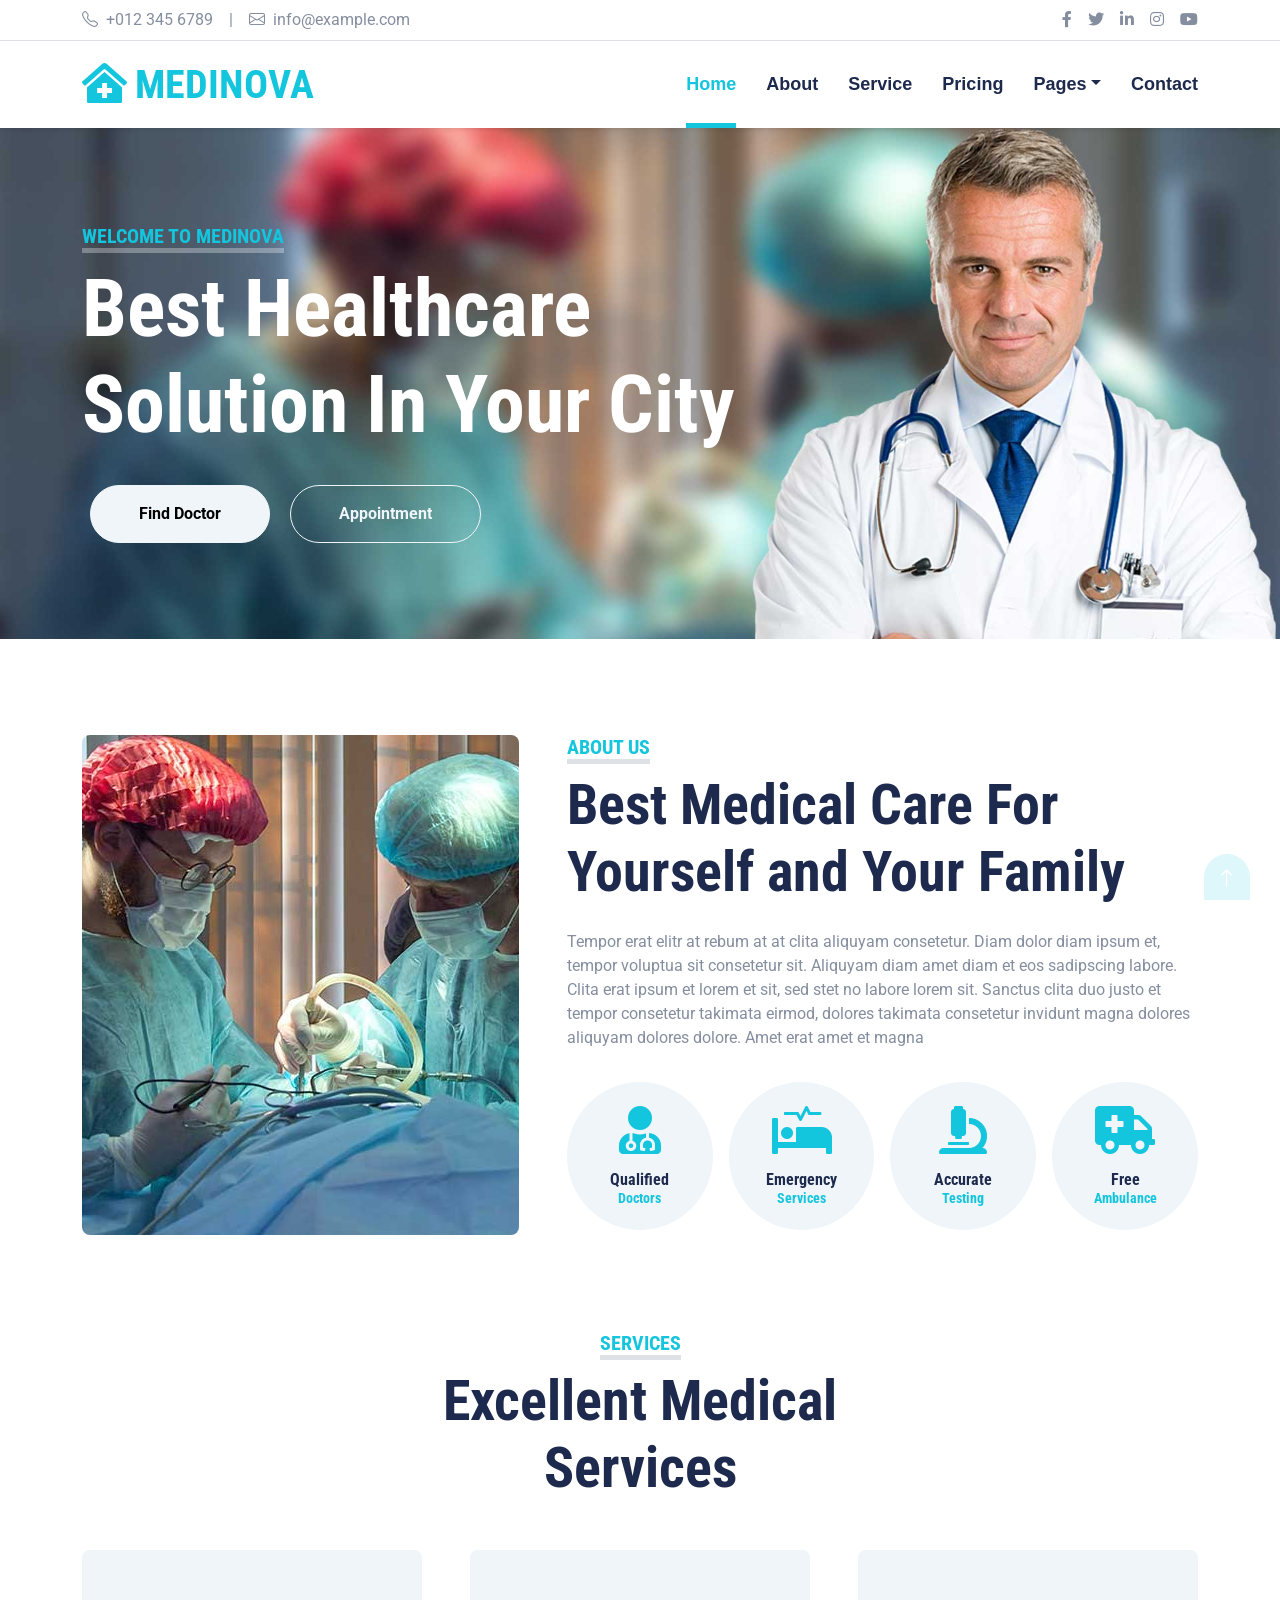
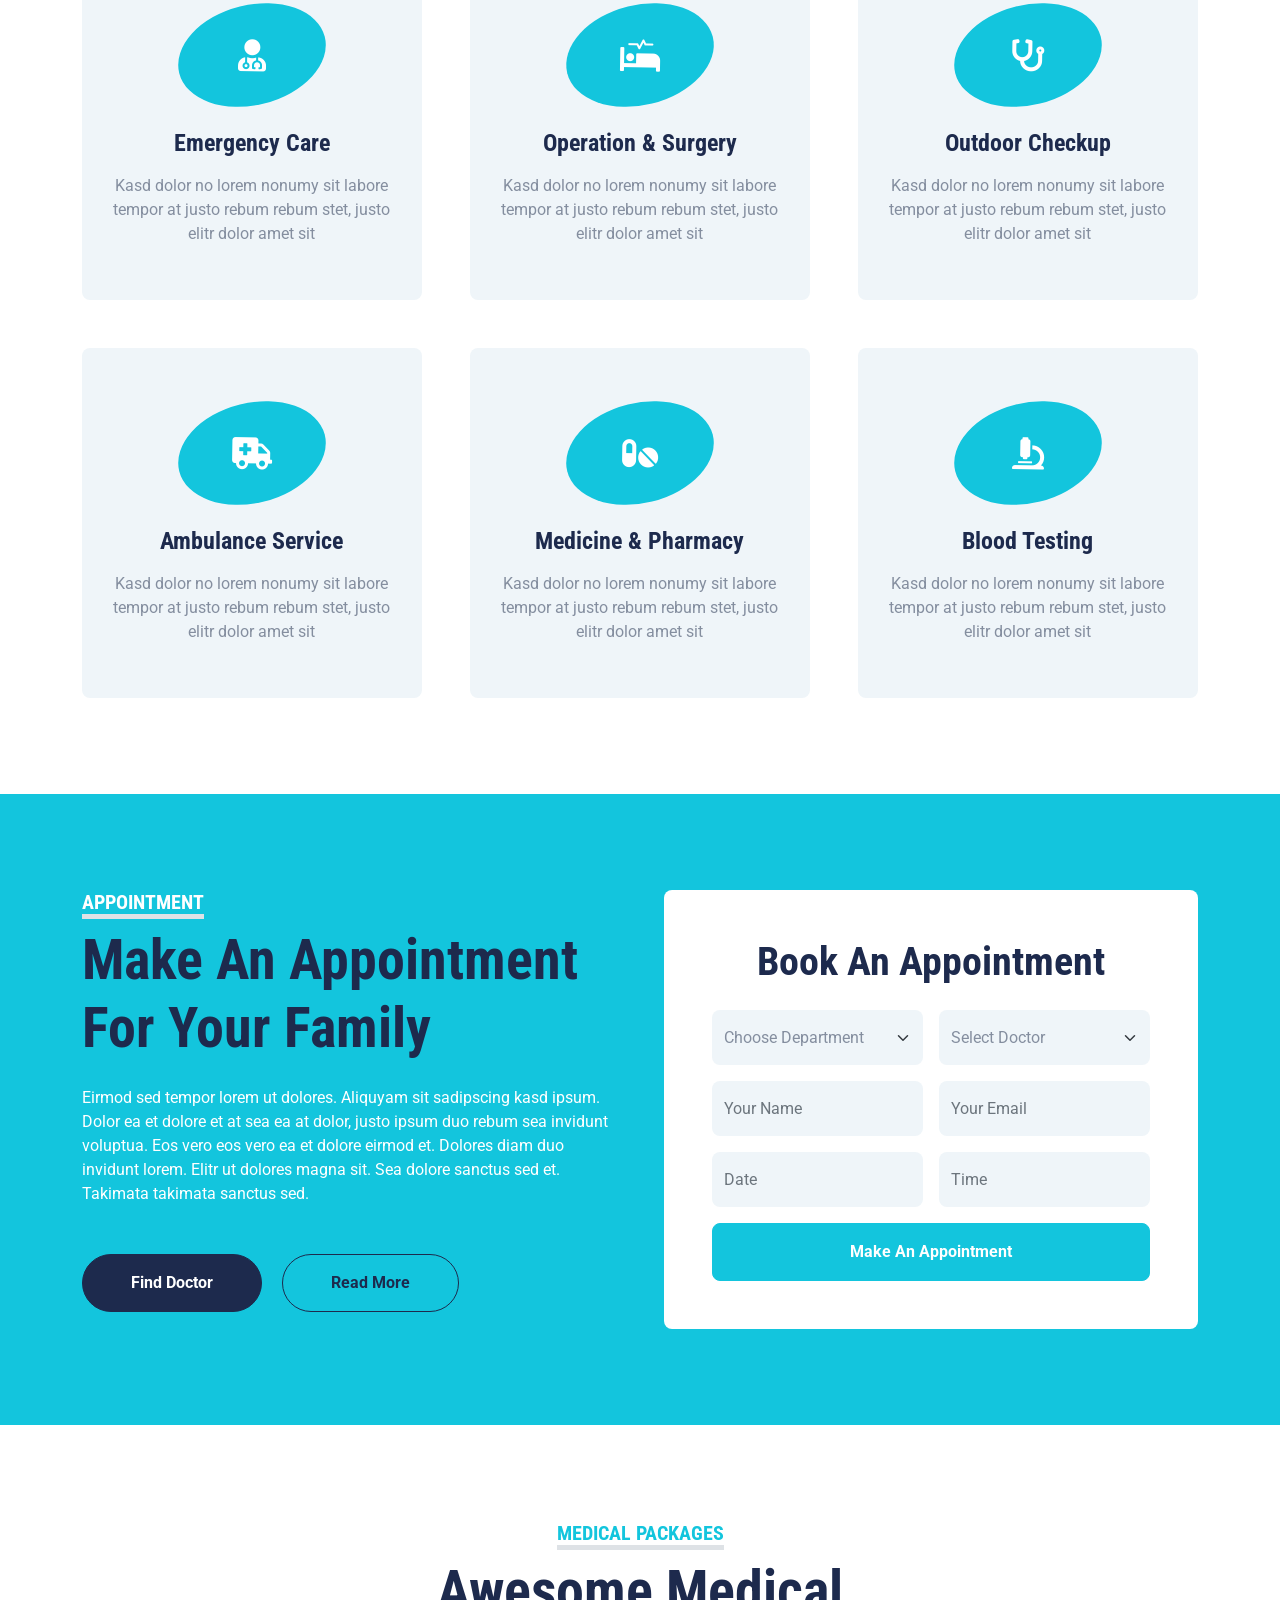
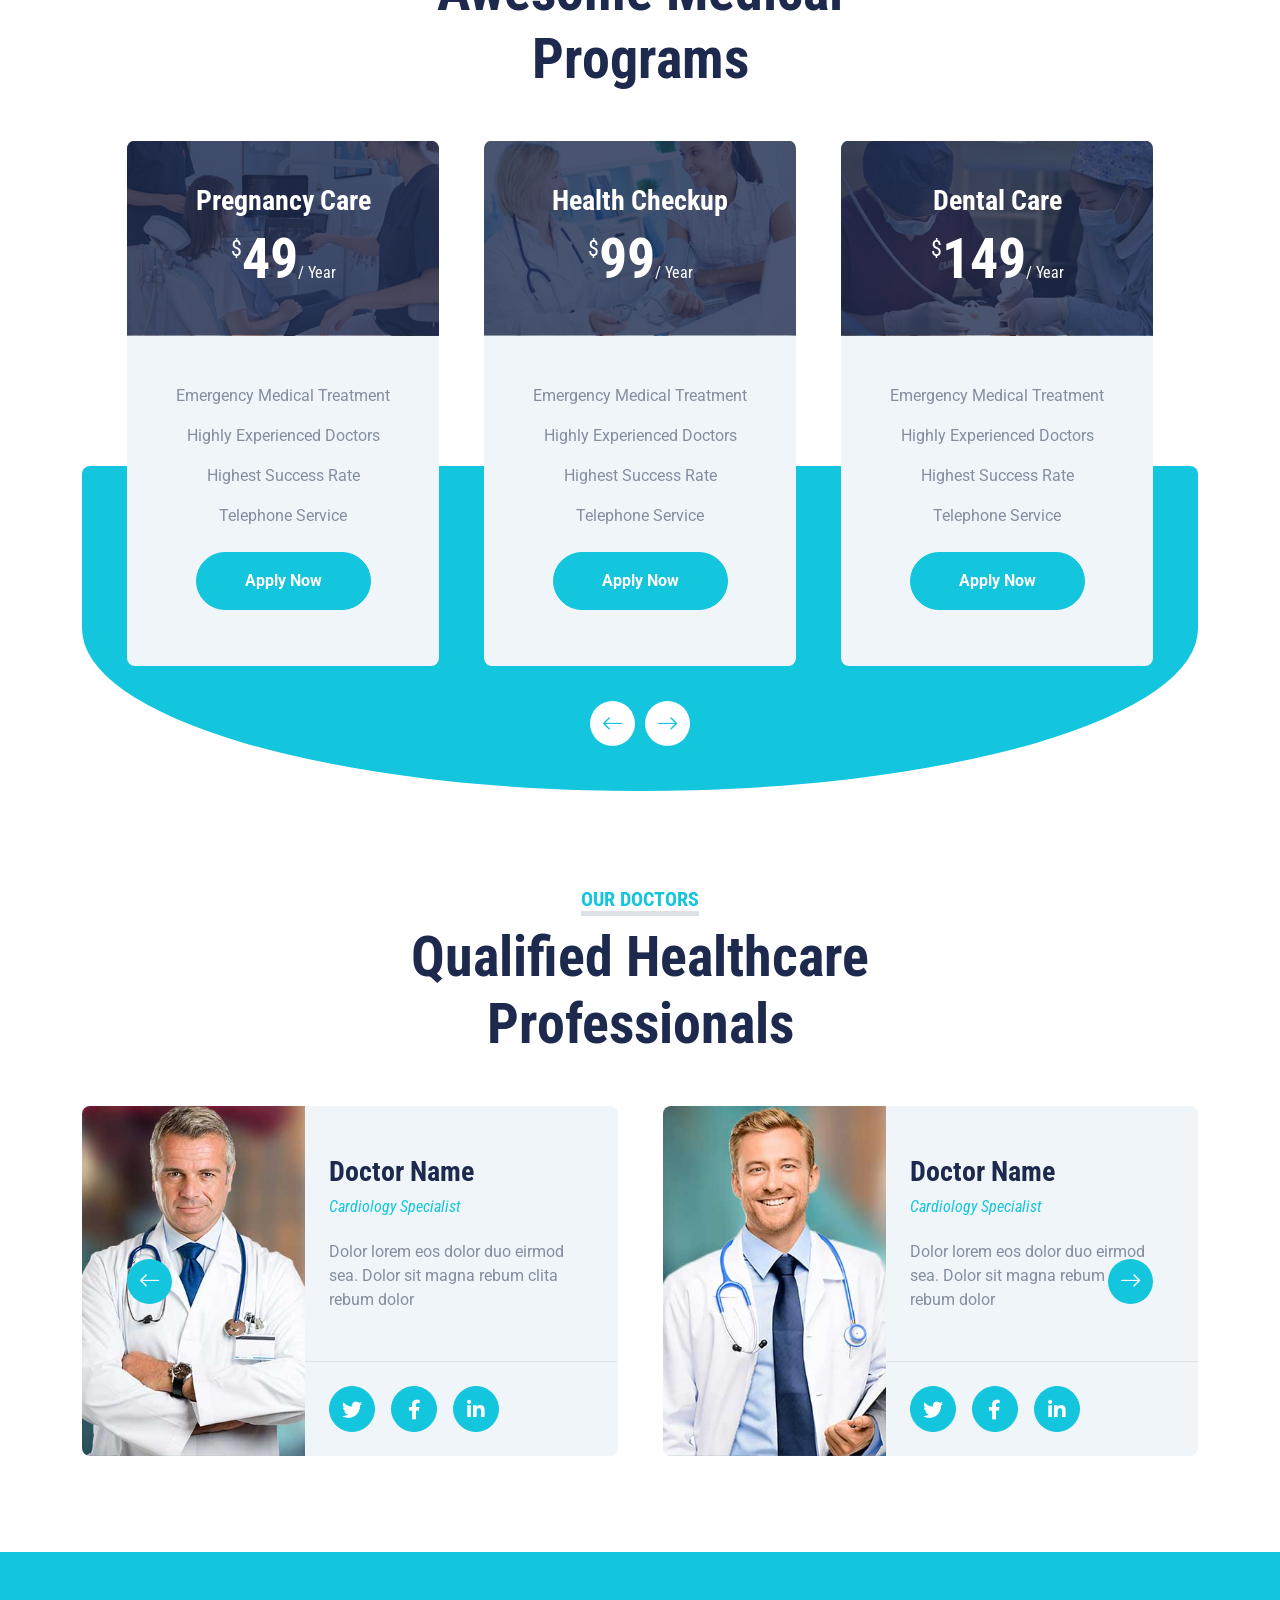
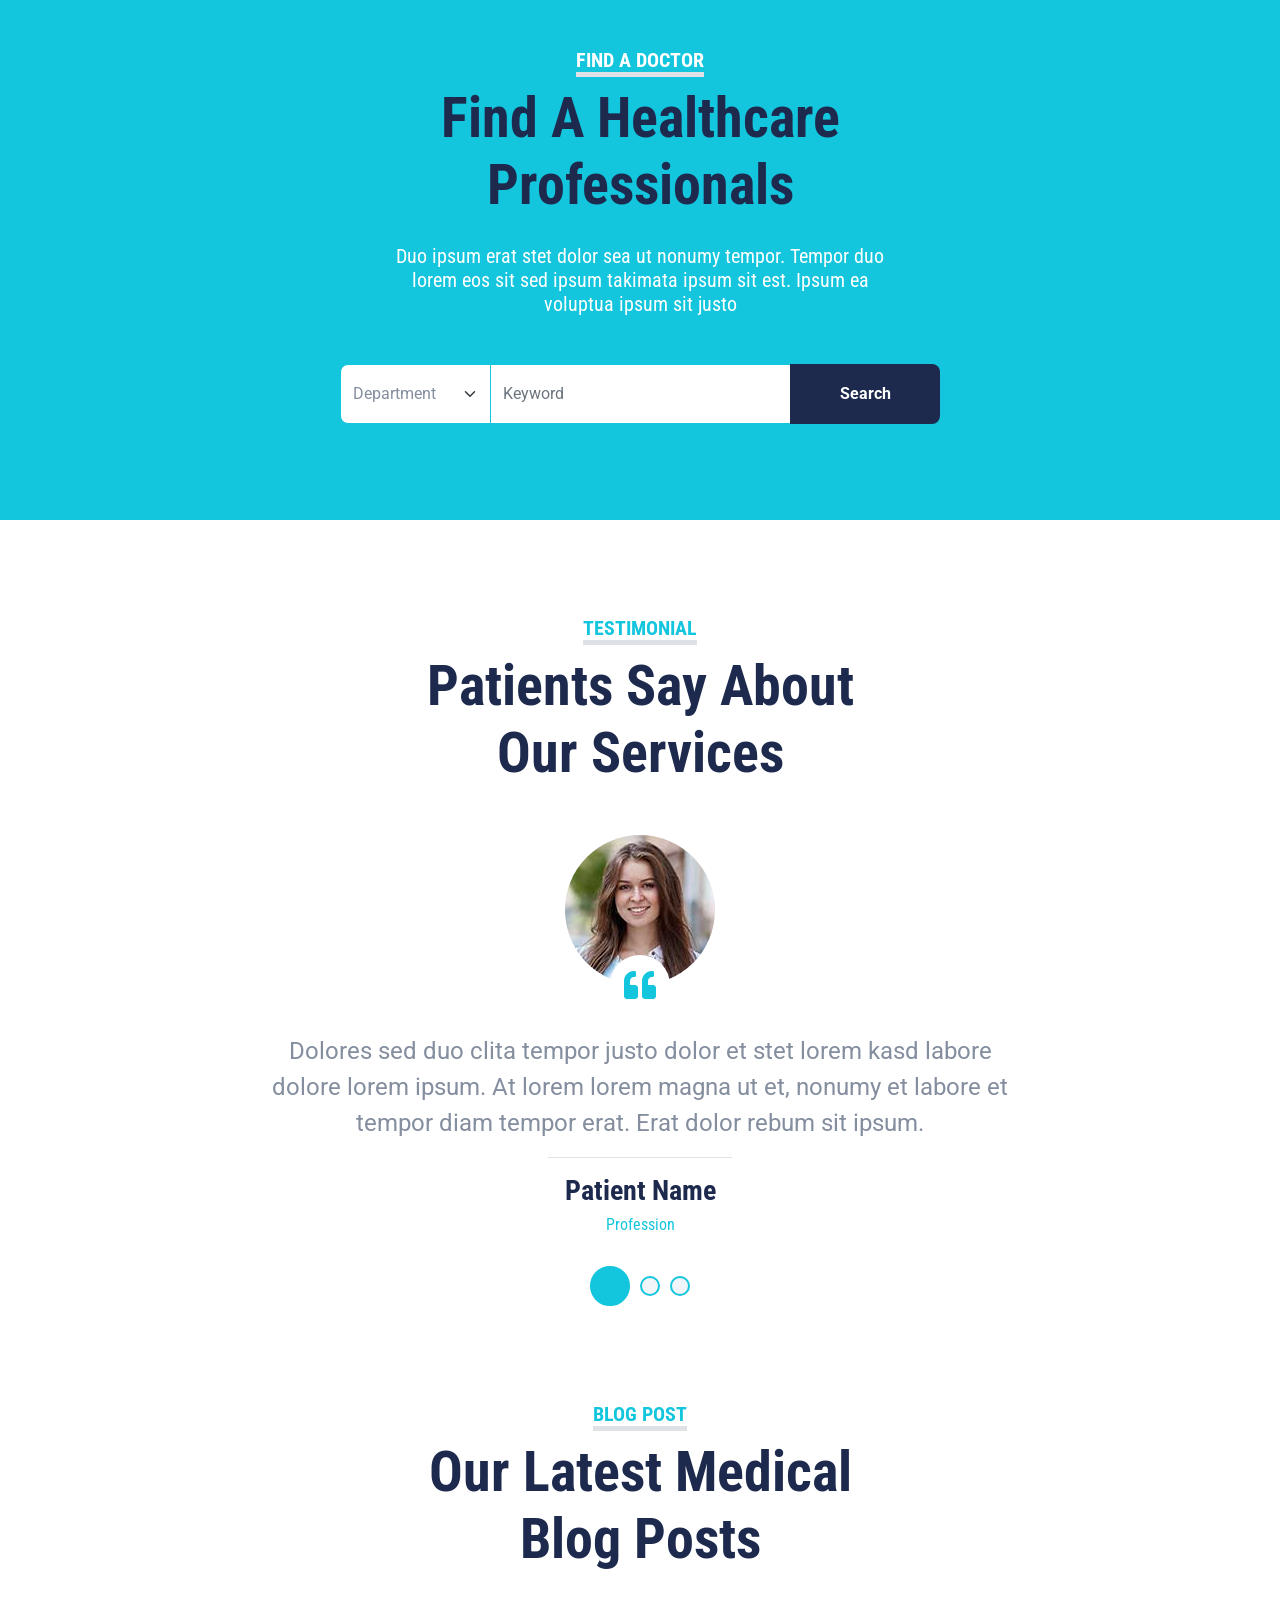
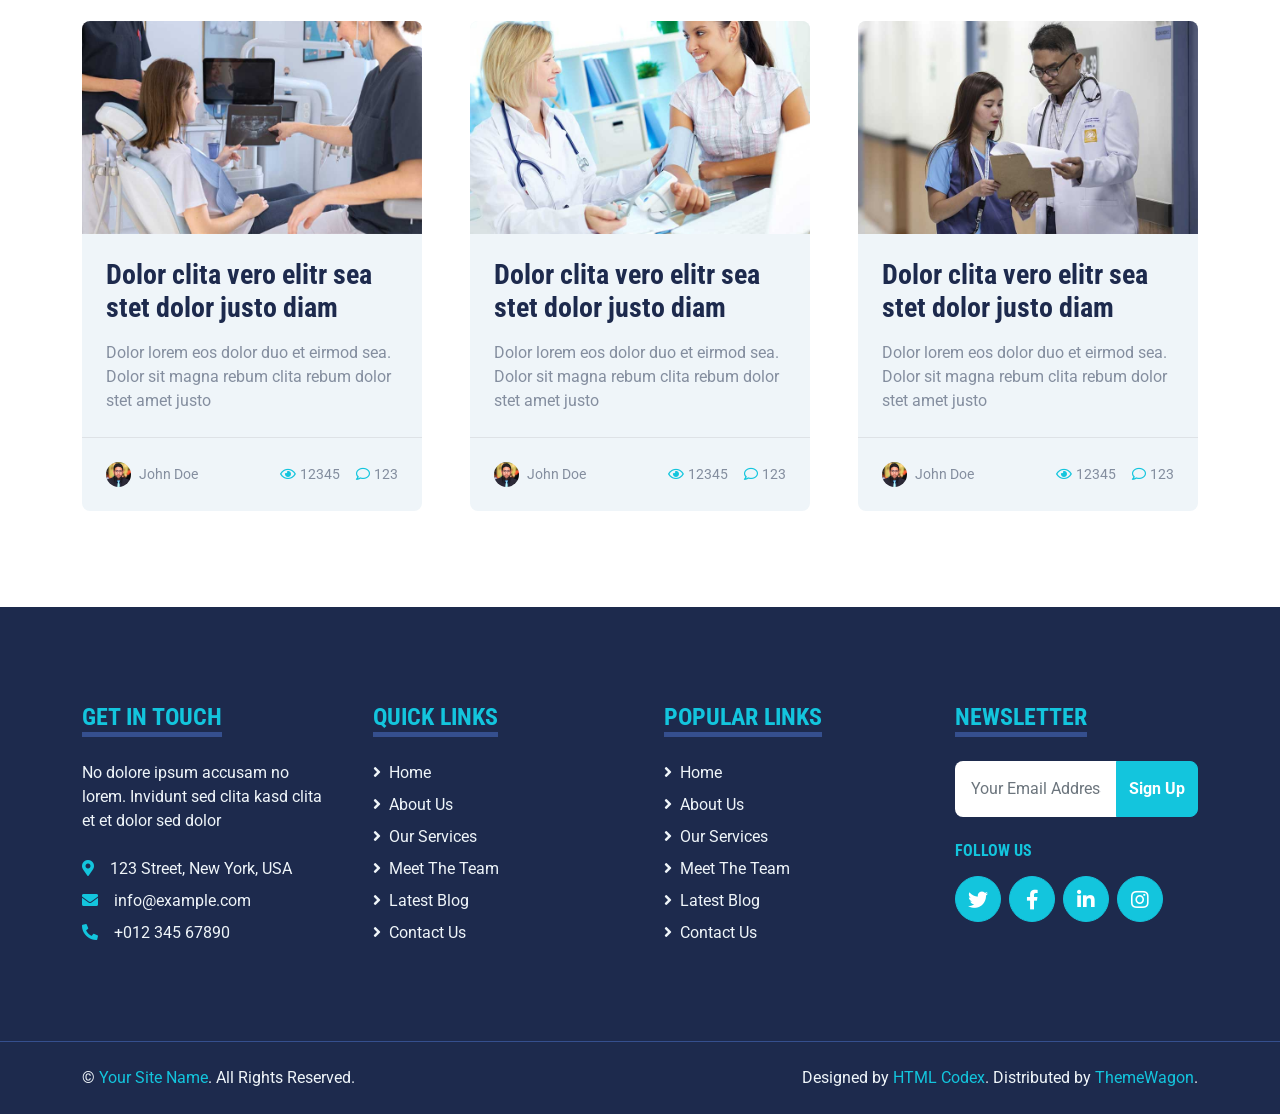
<file: index.html>
<!DOCTYPE html>
<html lang="en">

<head>
    <meta charset="utf-8">
    <title>MEDINOVA - Hospital Website Template</title>
    <meta content="width=device-width, initial-scale=1.0" name="viewport">
    <meta content="Free HTML Templates" name="keywords">
    <meta content="Free HTML Templates" name="description">

    <!-- Favicon -->
    <link href="img/favicon.ico" rel="icon">

    <!-- Google Web Fonts -->
    <link rel="preconnect" href="https://fonts.gstatic.com">
    <link
        href="https://fonts.googleapis.com/css2?family=Roboto+Condensed:wght@400;700&family=Roboto:wght@400;700&display=swap"
        rel="stylesheet">

    <!-- Icon Font Stylesheet -->
    <link href="https://cdnjs.cloudflare.com/ajax/libs/font-awesome/5.15.0/css/all.min.css" rel="stylesheet">
    <link href="https://cdn.jsdelivr.net/npm/bootstrap-icons@1.4.1/font/bootstrap-icons.css" rel="stylesheet">

    <!-- Libraries Stylesheet -->
    <link href="lib/owlcarousel/assets/owl.carousel.min.css" rel="stylesheet">
    <link href="lib/tempusdominus/css/tempusdominus-bootstrap-4.min.css" rel="stylesheet" />

    <!-- Customized Bootstrap Stylesheet -->
    <link href="css/bootstrap.min.css" rel="stylesheet">

    <!-- Template Stylesheet -->
    <link href="css/style.css" rel="stylesheet">
</head>

<body>
    <!-- Topbar Start -->
    <div class="container-fluid py-2 border-bottom d-none d-lg-block">
        <div class="container">
            <div class="row">
                <div class="col-md-6 text-center text-lg-start mb-2 mb-lg-0">
                    <div class="d-inline-flex align-items-center">
                        <a class="text-decoration-none text-body pe-3" href="#!"><i
                                class="bi bi-telephone me-2"></i>+012
                            345 6789</a>
                        <span class="text-body">|</span>
                        <a class="text-decoration-none text-body px-3" href="#!"><i
                                class="bi bi-envelope me-2"></i>info@example.com</a>
                    </div>
                </div>
                <div class="col-md-6 text-center text-lg-end">
                    <div class="d-inline-flex align-items-center">
                        <a class="text-body px-2" href="#!">
                            <i class="fab fa-facebook-f"></i>
                        </a>
                        <a class="text-body px-2" href="#!">
                            <i class="fab fa-twitter"></i>
                        </a>
                        <a class="text-body px-2" href="#!">
                            <i class="fab fa-linkedin-in"></i>
                        </a>
                        <a class="text-body px-2" href="#!">
                            <i class="fab fa-instagram"></i>
                        </a>
                        <a class="text-body ps-2" href="#!">
                            <i class="fab fa-youtube"></i>
                        </a>
                    </div>
                </div>
            </div>
        </div>
    </div>
    <!-- Topbar End -->


    <!-- Navbar Start -->
    <div class="container-fluid sticky-top bg-white shadow-sm">
        <div class="container">
            <nav class="navbar navbar-expand-lg bg-white navbar-light py-3 py-lg-0">
                <a href="index.html" class="navbar-brand">
                    <h1 class="m-0 text-uppercase text-primary"><i class="fa fa-clinic-medical me-2"></i>Medinova</h1>
                </a>
                <button class="navbar-toggler" type="button" data-bs-toggle="collapse" data-bs-target="#navbarCollapse">
                    <span class="navbar-toggler-icon"></span>
                </button>
                <div class="collapse navbar-collapse" id="navbarCollapse">
                    <div class="navbar-nav ms-auto py-0">
                        <a href="index.html" class="nav-item nav-link active">Home</a>
                        <a href="about.html" class="nav-item nav-link">About</a>
                        <a href="service.html" class="nav-item nav-link">Service</a>
                        <a href="price.html" class="nav-item nav-link">Pricing</a>
                        <div class="nav-item dropdown">
                            <a href="#" class="nav-link dropdown-toggle" data-bs-toggle="dropdown">Pages</a>
                            <div class="dropdown-menu m-0">
                                <a href="blog.html" class="dropdown-item">Blog Grid</a>
                                <a href="detail.html" class="dropdown-item">Blog Detail</a>
                                <a href="team.html" class="dropdown-item">The Team</a>
                                <a href="testimonial.html" class="dropdown-item">Testimonial</a>
                                <a href="appointment.html" class="dropdown-item">Appointment</a>
                                <a href="search.html" class="dropdown-item">Search</a>
                            </div>
                        </div>
                        <a href="contact.html" class="nav-item nav-link">Contact</a>
                    </div>
                </div>
            </nav>
        </div>
    </div>
    <!-- Navbar End -->


    <!-- Hero Start -->
    <div class="container-fluid bg-primary py-5 mb-5 hero-header">
        <div class="container py-5">
            <div class="row justify-content-start">
                <div class="col-lg-8 text-center text-lg-start">
                    <h5 class="d-inline-block text-primary text-uppercase border-bottom border-5"
                        style="border-color: rgba(256, 256, 256, .3) !important;">Welcome To Medinova</h5>
                    <h1 class="display-1 text-white mb-md-4">Best Healthcare Solution In Your City</h1>
                    <div class="pt-2">
                        <a href="#!" class="btn btn-light rounded-pill py-md-3 px-md-5 mx-2">Find Doctor</a>
                        <a href="#!" class="btn btn-outline-light rounded-pill py-md-3 px-md-5 mx-2">Appointment</a>
                    </div>
                </div>
            </div>
        </div>
    </div>
    <!-- Hero End -->


    <!-- About Start -->
    <div class="container-fluid py-5">
        <div class="container">
            <div class="row gx-5">
                <div class="col-lg-5 mb-5 mb-lg-0" style="min-height: 500px;">
                    <div class="position-relative h-100">
                        <img class="position-absolute w-100 h-100 rounded" src="img/about.jpg"
                            style="object-fit: cover;">
                    </div>
                </div>
                <div class="col-lg-7">
                    <div class="mb-4">
                        <h5 class="d-inline-block text-primary text-uppercase border-bottom border-5">About Us</h5>
                        <h1 class="display-4">Best Medical Care For Yourself and Your Family</h1>
                    </div>
                    <p>Tempor erat elitr at rebum at at clita aliquyam consetetur. Diam dolor diam ipsum et, tempor
                        voluptua sit consetetur sit. Aliquyam diam amet diam et eos sadipscing labore. Clita erat ipsum
                        et lorem et sit, sed stet no labore lorem sit. Sanctus clita duo justo et tempor consetetur
                        takimata eirmod, dolores takimata consetetur invidunt magna dolores aliquyam dolores dolore.
                        Amet erat amet et magna</p>
                    <div class="row g-3 pt-3">
                        <div class="col-sm-3 col-6">
                            <div class="bg-light text-center rounded-circle py-4">
                                <i class="fa fa-3x fa-user-md text-primary mb-3"></i>
                                <h6 class="mb-0">Qualified<small class="d-block text-primary">Doctors</small></h6>
                            </div>
                        </div>
                        <div class="col-sm-3 col-6">
                            <div class="bg-light text-center rounded-circle py-4">
                                <i class="fa fa-3x fa-procedures text-primary mb-3"></i>
                                <h6 class="mb-0">Emergency<small class="d-block text-primary">Services</small></h6>
                            </div>
                        </div>
                        <div class="col-sm-3 col-6">
                            <div class="bg-light text-center rounded-circle py-4">
                                <i class="fa fa-3x fa-microscope text-primary mb-3"></i>
                                <h6 class="mb-0">Accurate<small class="d-block text-primary">Testing</small></h6>
                            </div>
                        </div>
                        <div class="col-sm-3 col-6">
                            <div class="bg-light text-center rounded-circle py-4">
                                <i class="fa fa-3x fa-ambulance text-primary mb-3"></i>
                                <h6 class="mb-0">Free<small class="d-block text-primary">Ambulance</small></h6>
                            </div>
                        </div>
                    </div>
                </div>
            </div>
        </div>
    </div>
    <!-- About End -->


    <!-- Services Start -->
    <div class="container-fluid py-5">
        <div class="container">
            <div class="text-center mx-auto mb-5" style="max-width: 500px;">
                <h5 class="d-inline-block text-primary text-uppercase border-bottom border-5">Services</h5>
                <h1 class="display-4">Excellent Medical Services</h1>
            </div>
            <div class="row g-5">
                <div class="col-lg-4 col-md-6">
                    <div
                        class="service-item bg-light rounded d-flex flex-column align-items-center justify-content-center text-center">
                        <div class="service-icon mb-4">
                            <i class="fa fa-2x fa-user-md text-white"></i>
                        </div>
                        <h4 class="mb-3">Emergency Care</h4>
                        <p class="m-0">Kasd dolor no lorem nonumy sit labore tempor at justo rebum rebum stet, justo
                            elitr dolor amet sit</p>
                        <a class="btn btn-lg btn-primary rounded-pill" href="#!">
                            <i class="bi bi-arrow-right"></i>
                        </a>
                    </div>
                </div>
                <div class="col-lg-4 col-md-6">
                    <div
                        class="service-item bg-light rounded d-flex flex-column align-items-center justify-content-center text-center">
                        <div class="service-icon mb-4">
                            <i class="fa fa-2x fa-procedures text-white"></i>
                        </div>
                        <h4 class="mb-3">Operation & Surgery</h4>
                        <p class="m-0">Kasd dolor no lorem nonumy sit labore tempor at justo rebum rebum stet, justo
                            elitr dolor amet sit</p>
                        <a class="btn btn-lg btn-primary rounded-pill" href="#!">
                            <i class="bi bi-arrow-right"></i>
                        </a>
                    </div>
                </div>
                <div class="col-lg-4 col-md-6">
                    <div
                        class="service-item bg-light rounded d-flex flex-column align-items-center justify-content-center text-center">
                        <div class="service-icon mb-4">
                            <i class="fa fa-2x fa-stethoscope text-white"></i>
                        </div>
                        <h4 class="mb-3">Outdoor Checkup</h4>
                        <p class="m-0">Kasd dolor no lorem nonumy sit labore tempor at justo rebum rebum stet, justo
                            elitr dolor amet sit</p>
                        <a class="btn btn-lg btn-primary rounded-pill" href="#!">
                            <i class="bi bi-arrow-right"></i>
                        </a>
                    </div>
                </div>
                <div class="col-lg-4 col-md-6">
                    <div
                        class="service-item bg-light rounded d-flex flex-column align-items-center justify-content-center text-center">
                        <div class="service-icon mb-4">
                            <i class="fa fa-2x fa-ambulance text-white"></i>
                        </div>
                        <h4 class="mb-3">Ambulance Service</h4>
                        <p class="m-0">Kasd dolor no lorem nonumy sit labore tempor at justo rebum rebum stet, justo
                            elitr dolor amet sit</p>
                        <a class="btn btn-lg btn-primary rounded-pill" href="#!">
                            <i class="bi bi-arrow-right"></i>
                        </a>
                    </div>
                </div>
                <div class="col-lg-4 col-md-6">
                    <div
                        class="service-item bg-light rounded d-flex flex-column align-items-center justify-content-center text-center">
                        <div class="service-icon mb-4">
                            <i class="fa fa-2x fa-pills text-white"></i>
                        </div>
                        <h4 class="mb-3">Medicine & Pharmacy</h4>
                        <p class="m-0">Kasd dolor no lorem nonumy sit labore tempor at justo rebum rebum stet, justo
                            elitr dolor amet sit</p>
                        <a class="btn btn-lg btn-primary rounded-pill" href="#!">
                            <i class="bi bi-arrow-right"></i>
                        </a>
                    </div>
                </div>
                <div class="col-lg-4 col-md-6">
                    <div
                        class="service-item bg-light rounded d-flex flex-column align-items-center justify-content-center text-center">
                        <div class="service-icon mb-4">
                            <i class="fa fa-2x fa-microscope text-white"></i>
                        </div>
                        <h4 class="mb-3">Blood Testing</h4>
                        <p class="m-0">Kasd dolor no lorem nonumy sit labore tempor at justo rebum rebum stet, justo
                            elitr dolor amet sit</p>
                        <a class="btn btn-lg btn-primary rounded-pill" href="#!">
                            <i class="bi bi-arrow-right"></i>
                        </a>
                    </div>
                </div>
            </div>
        </div>
    </div>
    <!-- Services End -->


    <!-- Appointment Start -->
    <div class="container-fluid bg-primary my-5 py-5">
        <div class="container py-5">
            <div class="row gx-5">
                <div class="col-lg-6 mb-5 mb-lg-0">
                    <div class="mb-4">
                        <h5 class="d-inline-block text-white text-uppercase border-bottom border-5">Appointment</h5>
                        <h1 class="display-4">Make An Appointment For Your Family</h1>
                    </div>
                    <p class="text-white mb-5">Eirmod sed tempor lorem ut dolores. Aliquyam sit sadipscing kasd ipsum.
                        Dolor ea et dolore et at sea ea at dolor, justo ipsum duo rebum sea invidunt voluptua. Eos vero
                        eos vero ea et dolore eirmod et. Dolores diam duo invidunt lorem. Elitr ut dolores magna sit.
                        Sea dolore sanctus sed et. Takimata takimata sanctus sed.</p>
                    <a class="btn btn-dark rounded-pill py-3 px-5 me-3" href="#!">Find Doctor</a>
                    <a class="btn btn-outline-dark rounded-pill py-3 px-5" href="#!">Read More</a>
                </div>
                <div class="col-lg-6">
                    <div class="bg-white text-center rounded p-5">
                        <h1 class="mb-4">Book An Appointment</h1>
                        <form>
                            <div class="row g-3">
                                <div class="col-12 col-sm-6">
                                    <select class="form-select bg-light border-0" style="height: 55px;">
                                        <option selected>Choose Department</option>
                                        <option value="1">Department 1</option>
                                        <option value="2">Department 2</option>
                                        <option value="3">Department 3</option>
                                    </select>
                                </div>
                                <div class="col-12 col-sm-6">
                                    <select class="form-select bg-light border-0" style="height: 55px;">
                                        <option selected>Select Doctor</option>
                                        <option value="1">Doctor 1</option>
                                        <option value="2">Doctor 2</option>
                                        <option value="3">Doctor 3</option>
                                    </select>
                                </div>
                                <div class="col-12 col-sm-6">
                                    <input type="text" class="form-control bg-light border-0" placeholder="Your Name"
                                        style="height: 55px;">
                                </div>
                                <div class="col-12 col-sm-6">
                                    <input type="email" class="form-control bg-light border-0" placeholder="Your Email"
                                        style="height: 55px;">
                                </div>
                                <div class="col-12 col-sm-6">
                                    <div class="date" id="date" data-target-input="nearest">
                                        <input type="text" class="form-control bg-light border-0 datetimepicker-input"
                                            placeholder="Date" data-target="#date" data-toggle="datetimepicker"
                                            style="height: 55px;">
                                    </div>
                                </div>
                                <div class="col-12 col-sm-6">
                                    <div class="time" id="time" data-target-input="nearest">
                                        <input type="text" class="form-control bg-light border-0 datetimepicker-input"
                                            placeholder="Time" data-target="#time" data-toggle="datetimepicker"
                                            style="height: 55px;">
                                    </div>
                                </div>
                                <div class="col-12">
                                    <button class="btn btn-primary w-100 py-3" type="submit">Make An
                                        Appointment</button>
                                </div>
                            </div>
                        </form>
                    </div>
                </div>
            </div>
        </div>
    </div>
    <!-- Appointment End -->


    <!-- Pricing Plan Start -->
    <div class="container-fluid py-5">
        <div class="container">
            <div class="text-center mx-auto mb-5" style="max-width: 500px;">
                <h5 class="d-inline-block text-primary text-uppercase border-bottom border-5">Medical Packages</h5>
                <h1 class="display-4">Awesome Medical Programs</h1>
            </div>
            <div class="owl-carousel price-carousel position-relative" style="padding: 0 45px 45px 45px;">
                <div class="bg-light rounded text-center">
                    <div class="position-relative">
                        <img class="img-fluid rounded-top" src="img/price-1.jpg" alt="">
                        <div class="position-absolute w-100 h-100 top-50 start-50 translate-middle rounded-top d-flex flex-column align-items-center justify-content-center"
                            style="background: rgba(29, 42, 77, .8);">
                            <h3 class="text-white">Pregnancy Care</h3>
                            <h1 class="display-4 text-white mb-0">
                                <small class="align-top fw-normal"
                                    style="font-size: 22px; line-height: 45px;">$</small>49<small
                                    class="align-bottom fw-normal" style="font-size: 16px; line-height: 40px;">/
                                    Year</small>
                            </h1>
                        </div>
                    </div>
                    <div class="text-center py-5">
                        <p>Emergency Medical Treatment</p>
                        <p>Highly Experienced Doctors</p>
                        <p>Highest Success Rate</p>
                        <p>Telephone Service</p>
                        <a href="#!" class="btn btn-primary rounded-pill py-3 px-5 my-2">Apply Now</a>
                    </div>
                </div>
                <div class="bg-light rounded text-center">
                    <div class="position-relative">
                        <img class="img-fluid rounded-top" src="img/price-2.jpg" alt="">
                        <div class="position-absolute w-100 h-100 top-50 start-50 translate-middle rounded-top d-flex flex-column align-items-center justify-content-center"
                            style="background: rgba(29, 42, 77, .8);">
                            <h3 class="text-white">Health Checkup</h3>
                            <h1 class="display-4 text-white mb-0">
                                <small class="align-top fw-normal"
                                    style="font-size: 22px; line-height: 45px;">$</small>99<small
                                    class="align-bottom fw-normal" style="font-size: 16px; line-height: 40px;">/
                                    Year</small>
                            </h1>
                        </div>
                    </div>
                    <div class="text-center py-5">
                        <p>Emergency Medical Treatment</p>
                        <p>Highly Experienced Doctors</p>
                        <p>Highest Success Rate</p>
                        <p>Telephone Service</p>
                        <a href="#!" class="btn btn-primary rounded-pill py-3 px-5 my-2">Apply Now</a>
                    </div>
                </div>
                <div class="bg-light rounded text-center">
                    <div class="position-relative">
                        <img class="img-fluid rounded-top" src="img/price-3.jpg" alt="">
                        <div class="position-absolute w-100 h-100 top-50 start-50 translate-middle rounded-top d-flex flex-column align-items-center justify-content-center"
                            style="background: rgba(29, 42, 77, .8);">
                            <h3 class="text-white">Dental Care</h3>
                            <h1 class="display-4 text-white mb-0">
                                <small class="align-top fw-normal"
                                    style="font-size: 22px; line-height: 45px;">$</small>149<small
                                    class="align-bottom fw-normal" style="font-size: 16px; line-height: 40px;">/
                                    Year</small>
                            </h1>
                        </div>
                    </div>
                    <div class="text-center py-5">
                        <p>Emergency Medical Treatment</p>
                        <p>Highly Experienced Doctors</p>
                        <p>Highest Success Rate</p>
                        <p>Telephone Service</p>
                        <a href="#!" class="btn btn-primary rounded-pill py-3 px-5 my-2">Apply Now</a>
                    </div>
                </div>
                <div class="bg-light rounded text-center">
                    <div class="position-relative">
                        <img class="img-fluid rounded-top" src="img/price-4.jpg" alt="">
                        <div class="position-absolute w-100 h-100 top-50 start-50 translate-middle rounded-top d-flex flex-column align-items-center justify-content-center"
                            style="background: rgba(29, 42, 77, .8);">
                            <h3 class="text-white">Operation & Surgery</h3>
                            <h1 class="display-4 text-white mb-0">
                                <small class="align-top fw-normal"
                                    style="font-size: 22px; line-height: 45px;">$</small>199<small
                                    class="align-bottom fw-normal" style="font-size: 16px; line-height: 40px;">/
                                    Year</small>
                            </h1>
                        </div>
                    </div>
                    <div class="text-center py-5">
                        <p>Emergency Medical Treatment</p>
                        <p>Highly Experienced Doctors</p>
                        <p>Highest Success Rate</p>
                        <p>Telephone Service</p>
                        <a href="#!" class="btn btn-primary rounded-pill py-3 px-5 my-2">Apply Now</a>
                    </div>
                </div>
            </div>
        </div>
    </div>
    <!-- Pricing Plan End -->


    <!-- Team Start -->
    <div class="container-fluid py-5">
        <div class="container">
            <div class="text-center mx-auto mb-5" style="max-width: 500px;">
                <h5 class="d-inline-block text-primary text-uppercase border-bottom border-5">Our Doctors</h5>
                <h1 class="display-4">Qualified Healthcare Professionals</h1>
            </div>
            <div class="owl-carousel team-carousel position-relative">
                <div class="team-item">
                    <div class="row g-0 bg-light rounded overflow-hidden">
                        <div class="col-12 col-sm-5 h-100">
                            <img class="img-fluid h-100" src="img/team-1.jpg" style="object-fit: cover;">
                        </div>
                        <div class="col-12 col-sm-7 h-100 d-flex flex-column">
                            <div class="mt-auto p-4">
                                <h3>Doctor Name</h3>
                                <h6 class="fw-normal fst-italic text-primary mb-4">Cardiology Specialist</h6>
                                <p class="m-0">Dolor lorem eos dolor duo eirmod sea. Dolor sit magna rebum clita rebum
                                    dolor</p>
                            </div>
                            <div class="d-flex mt-auto border-top p-4">
                                <a class="btn btn-lg btn-primary btn-lg-square rounded-circle me-3" href="#!"><i
                                        class="fab fa-twitter"></i></a>
                                <a class="btn btn-lg btn-primary btn-lg-square rounded-circle me-3" href="#!"><i
                                        class="fab fa-facebook-f"></i></a>
                                <a class="btn btn-lg btn-primary btn-lg-square rounded-circle" href="#!"><i
                                        class="fab fa-linkedin-in"></i></a>
                            </div>
                        </div>
                    </div>
                </div>
                <div class="team-item">
                    <div class="row g-0 bg-light rounded overflow-hidden">
                        <div class="col-12 col-sm-5 h-100">
                            <img class="img-fluid h-100" src="img/team-2.jpg" style="object-fit: cover;">
                        </div>
                        <div class="col-12 col-sm-7 h-100 d-flex flex-column">
                            <div class="mt-auto p-4">
                                <h3>Doctor Name</h3>
                                <h6 class="fw-normal fst-italic text-primary mb-4">Cardiology Specialist</h6>
                                <p class="m-0">Dolor lorem eos dolor duo eirmod sea. Dolor sit magna rebum clita rebum
                                    dolor</p>
                            </div>
                            <div class="d-flex mt-auto border-top p-4">
                                <a class="btn btn-lg btn-primary btn-lg-square rounded-circle me-3" href="#!"><i
                                        class="fab fa-twitter"></i></a>
                                <a class="btn btn-lg btn-primary btn-lg-square rounded-circle me-3" href="#!"><i
                                        class="fab fa-facebook-f"></i></a>
                                <a class="btn btn-lg btn-primary btn-lg-square rounded-circle" href="#!"><i
                                        class="fab fa-linkedin-in"></i></a>
                            </div>
                        </div>
                    </div>
                </div>
                <div class="team-item">
                    <div class="row g-0 bg-light rounded overflow-hidden">
                        <div class="col-12 col-sm-5 h-100">
                            <img class="img-fluid h-100" src="img/team-3.jpg" style="object-fit: cover;">
                        </div>
                        <div class="col-12 col-sm-7 h-100 d-flex flex-column">
                            <div class="mt-auto p-4">
                                <h3>Doctor Name</h3>
                                <h6 class="fw-normal fst-italic text-primary mb-4">Cardiology Specialist</h6>
                                <p class="m-0">Dolor lorem eos dolor duo eirmod sea. Dolor sit magna rebum clita rebum
                                    dolor</p>
                            </div>
                            <div class="d-flex mt-auto border-top p-4">
                                <a class="btn btn-lg btn-primary btn-lg-square rounded-circle me-3" href="#!"><i
                                        class="fab fa-twitter"></i></a>
                                <a class="btn btn-lg btn-primary btn-lg-square rounded-circle me-3" href="#!"><i
                                        class="fab fa-facebook-f"></i></a>
                                <a class="btn btn-lg btn-primary btn-lg-square rounded-circle" href="#!"><i
                                        class="fab fa-linkedin-in"></i></a>
                            </div>
                        </div>
                    </div>
                </div>
            </div>
        </div>
    </div>
    <!-- Team End -->


    <!-- Search Start -->
    <div class="container-fluid bg-primary my-5 py-5">
        <div class="container py-5">
            <div class="text-center mx-auto mb-5" style="max-width: 500px;">
                <h5 class="d-inline-block text-white text-uppercase border-bottom border-5">Find A Doctor</h5>
                <h1 class="display-4 mb-4">Find A Healthcare Professionals</h1>
                <h5 class="text-white fw-normal">Duo ipsum erat stet dolor sea ut nonumy tempor. Tempor duo lorem eos
                    sit sed ipsum takimata ipsum sit est. Ipsum ea voluptua ipsum sit justo</h5>
            </div>
            <div class="mx-auto" style="width: 100%; max-width: 600px;">
                <div class="input-group">
                    <select class="form-select border-primary w-25" style="height: 60px;">
                        <option selected>Department</option>
                        <option value="1">Department 1</option>
                        <option value="2">Department 2</option>
                        <option value="3">Department 3</option>
                    </select>
                    <input type="text" class="form-control border-primary w-50" placeholder="Keyword">
                    <button class="btn btn-dark border-0 w-25">Search</button>
                </div>
            </div>
        </div>
    </div>
    <!-- Search End -->


    <!-- Testimonial Start -->
    <div class="container-fluid py-5">
        <div class="container">
            <div class="text-center mx-auto mb-5" style="max-width: 500px;">
                <h5 class="d-inline-block text-primary text-uppercase border-bottom border-5">Testimonial</h5>
                <h1 class="display-4">Patients Say About Our Services</h1>
            </div>
            <div class="row justify-content-center">
                <div class="col-lg-8">
                    <div class="owl-carousel testimonial-carousel">
                        <div class="testimonial-item text-center">
                            <div class="position-relative mb-5">
                                <img class="img-fluid rounded-circle mx-auto" src="img/testimonial-1.jpg" alt="">
                                <div class="position-absolute top-100 start-50 translate-middle d-flex align-items-center justify-content-center bg-white rounded-circle"
                                    style="width: 60px; height: 60px;">
                                    <i class="fa fa-quote-left fa-2x text-primary"></i>
                                </div>
                            </div>
                            <p class="fs-4 fw-normal">Dolores sed duo clita tempor justo dolor et stet lorem kasd labore
                                dolore lorem ipsum. At lorem lorem magna ut et, nonumy et labore et tempor diam tempor
                                erat. Erat dolor rebum sit ipsum.</p>
                            <hr class="w-25 mx-auto">
                            <h3>Patient Name</h3>
                            <h6 class="fw-normal text-primary mb-3">Profession</h6>
                        </div>
                        <div class="testimonial-item text-center">
                            <div class="position-relative mb-5">
                                <img class="img-fluid rounded-circle mx-auto" src="img/testimonial-2.jpg" alt="">
                                <div class="position-absolute top-100 start-50 translate-middle d-flex align-items-center justify-content-center bg-white rounded-circle"
                                    style="width: 60px; height: 60px;">
                                    <i class="fa fa-quote-left fa-2x text-primary"></i>
                                </div>
                            </div>
                            <p class="fs-4 fw-normal">Dolores sed duo clita tempor justo dolor et stet lorem kasd labore
                                dolore lorem ipsum. At lorem lorem magna ut et, nonumy et labore et tempor diam tempor
                                erat. Erat dolor rebum sit ipsum.</p>
                            <hr class="w-25 mx-auto">
                            <h3>Patient Name</h3>
                            <h6 class="fw-normal text-primary mb-3">Profession</h6>
                        </div>
                        <div class="testimonial-item text-center">
                            <div class="position-relative mb-5">
                                <img class="img-fluid rounded-circle mx-auto" src="img/testimonial-3.jpg" alt="">
                                <div class="position-absolute top-100 start-50 translate-middle d-flex align-items-center justify-content-center bg-white rounded-circle"
                                    style="width: 60px; height: 60px;">
                                    <i class="fa fa-quote-left fa-2x text-primary"></i>
                                </div>
                            </div>
                            <p class="fs-4 fw-normal">Dolores sed duo clita tempor justo dolor et stet lorem kasd labore
                                dolore lorem ipsum. At lorem lorem magna ut et, nonumy et labore et tempor diam tempor
                                erat. Erat dolor rebum sit ipsum.</p>
                            <hr class="w-25 mx-auto">
                            <h3>Patient Name</h3>
                            <h6 class="fw-normal text-primary mb-3">Profession</h6>
                        </div>
                    </div>
                </div>
            </div>
        </div>
    </div>
    <!-- Testimonial End -->


    <!-- Blog Start -->
    <div class="container-fluid py-5">
        <div class="container">
            <div class="text-center mx-auto mb-5" style="max-width: 500px;">
                <h5 class="d-inline-block text-primary text-uppercase border-bottom border-5">Blog Post</h5>
                <h1 class="display-4">Our Latest Medical Blog Posts</h1>
            </div>
            <div class="row g-5">
                <div class="col-xl-4 col-lg-6">
                    <div class="bg-light rounded overflow-hidden">
                        <img class="img-fluid w-100" src="img/blog-1.jpg" alt="">
                        <div class="p-4">
                            <a class="h3 d-block mb-3" href="#!">Dolor clita vero elitr sea stet dolor justo diam</a>
                            <p class="m-0">Dolor lorem eos dolor duo et eirmod sea. Dolor sit magna
                                rebum clita rebum dolor stet amet justo</p>
                        </div>
                        <div class="d-flex justify-content-between border-top p-4">
                            <div class="d-flex align-items-center">
                                <img class="rounded-circle me-2" src="img/user.jpg" width="25" height="25" alt="">
                                <small>John Doe</small>
                            </div>
                            <div class="d-flex align-items-center">
                                <small class="ms-3"><i class="far fa-eye text-primary me-1"></i>12345</small>
                                <small class="ms-3"><i class="far fa-comment text-primary me-1"></i>123</small>
                            </div>
                        </div>
                    </div>
                </div>
                <div class="col-xl-4 col-lg-6">
                    <div class="bg-light rounded overflow-hidden">
                        <img class="img-fluid w-100" src="img/blog-2.jpg" alt="">
                        <div class="p-4">
                            <a class="h3 d-block mb-3" href="#!">Dolor clita vero elitr sea stet dolor justo diam</a>
                            <p class="m-0">Dolor lorem eos dolor duo et eirmod sea. Dolor sit magna
                                rebum clita rebum dolor stet amet justo</p>
                        </div>
                        <div class="d-flex justify-content-between border-top p-4">
                            <div class="d-flex align-items-center">
                                <img class="rounded-circle me-2" src="img/user.jpg" width="25" height="25" alt="">
                                <small>John Doe</small>
                            </div>
                            <div class="d-flex align-items-center">
                                <small class="ms-3"><i class="far fa-eye text-primary me-1"></i>12345</small>
                                <small class="ms-3"><i class="far fa-comment text-primary me-1"></i>123</small>
                            </div>
                        </div>
                    </div>
                </div>
                <div class="col-xl-4 col-lg-6">
                    <div class="bg-light rounded overflow-hidden">
                        <img class="img-fluid w-100" src="img/blog-3.jpg" alt="">
                        <div class="p-4">
                            <a class="h3 d-block mb-3" href="#!">Dolor clita vero elitr sea stet dolor justo diam</a>
                            <p class="m-0">Dolor lorem eos dolor duo et eirmod sea. Dolor sit magna
                                rebum clita rebum dolor stet amet justo</p>
                        </div>
                        <div class="d-flex justify-content-between border-top p-4">
                            <div class="d-flex align-items-center">
                                <img class="rounded-circle me-2" src="img/user.jpg" width="25" height="25" alt="">
                                <small>John Doe</small>
                            </div>
                            <div class="d-flex align-items-center">
                                <small class="ms-3"><i class="far fa-eye text-primary me-1"></i>12345</small>
                                <small class="ms-3"><i class="far fa-comment text-primary me-1"></i>123</small>
                            </div>
                        </div>
                    </div>
                </div>
            </div>
        </div>
    </div>
    <!-- Blog End -->


    <!-- Footer Start -->
    <div class="container-fluid bg-dark text-light mt-5 py-5">
        <div class="container py-5">
            <div class="row g-5">
                <div class="col-lg-3 col-md-6">
                    <h4 class="d-inline-block text-primary text-uppercase border-bottom border-5 border-secondary mb-4">
                        Get In Touch</h4>
                    <p class="mb-4">No dolore ipsum accusam no lorem. Invidunt sed clita kasd clita et et dolor sed
                        dolor</p>
                    <p class="mb-2"><i class="fa fa-map-marker-alt text-primary me-3"></i>123 Street, New York, USA</p>
                    <p class="mb-2"><i class="fa fa-envelope text-primary me-3"></i>info@example.com</p>
                    <p class="mb-0"><i class="fa fa-phone-alt text-primary me-3"></i>+012 345 67890</p>
                </div>
                <div class="col-lg-3 col-md-6">
                    <h4 class="d-inline-block text-primary text-uppercase border-bottom border-5 border-secondary mb-4">
                        Quick Links</h4>
                    <div class="d-flex flex-column justify-content-start">
                        <a class="text-light mb-2" href="#!"><i class="fa fa-angle-right me-2"></i>Home</a>
                        <a class="text-light mb-2" href="#!"><i class="fa fa-angle-right me-2"></i>About Us</a>
                        <a class="text-light mb-2" href="#!"><i class="fa fa-angle-right me-2"></i>Our Services</a>
                        <a class="text-light mb-2" href="#!"><i class="fa fa-angle-right me-2"></i>Meet The Team</a>
                        <a class="text-light mb-2" href="#!"><i class="fa fa-angle-right me-2"></i>Latest Blog</a>
                        <a class="text-light" href="#!"><i class="fa fa-angle-right me-2"></i>Contact Us</a>
                    </div>
                </div>
                <div class="col-lg-3 col-md-6">
                    <h4 class="d-inline-block text-primary text-uppercase border-bottom border-5 border-secondary mb-4">
                        Popular Links</h4>
                    <div class="d-flex flex-column justify-content-start">
                        <a class="text-light mb-2" href="#!"><i class="fa fa-angle-right me-2"></i>Home</a>
                        <a class="text-light mb-2" href="#!"><i class="fa fa-angle-right me-2"></i>About Us</a>
                        <a class="text-light mb-2" href="#!"><i class="fa fa-angle-right me-2"></i>Our Services</a>
                        <a class="text-light mb-2" href="#!"><i class="fa fa-angle-right me-2"></i>Meet The Team</a>
                        <a class="text-light mb-2" href="#!"><i class="fa fa-angle-right me-2"></i>Latest Blog</a>
                        <a class="text-light" href="#!"><i class="fa fa-angle-right me-2"></i>Contact Us</a>
                    </div>
                </div>
                <div class="col-lg-3 col-md-6">
                    <h4 class="d-inline-block text-primary text-uppercase border-bottom border-5 border-secondary mb-4">
                        Newsletter</h4>
                    <form action="">
                        <div class="input-group">
                            <input type="text" class="form-control p-3 border-0" placeholder="Your Email Address">
                            <button class="btn btn-primary">Sign Up</button>
                        </div>
                    </form>
                    <h6 class="text-primary text-uppercase mt-4 mb-3">Follow Us</h6>
                    <div class="d-flex">
                        <a class="btn btn-lg btn-primary btn-lg-square rounded-circle me-2" href="#!"><i
                                class="fab fa-twitter"></i></a>
                        <a class="btn btn-lg btn-primary btn-lg-square rounded-circle me-2" href="#!"><i
                                class="fab fa-facebook-f"></i></a>
                        <a class="btn btn-lg btn-primary btn-lg-square rounded-circle me-2" href="#!"><i
                                class="fab fa-linkedin-in"></i></a>
                        <a class="btn btn-lg btn-primary btn-lg-square rounded-circle" href="#!"><i
                                class="fab fa-instagram"></i></a>
                    </div>
                </div>
            </div>
        </div>
    </div>
    <div class="container-fluid bg-dark text-light border-top border-secondary py-4">
        <div class="container">
            <div class="row g-5">
                <div class="col-md-6 text-center text-md-start">
                    <p class="mb-md-0">&copy; <a class="text-primary" href="#!">Your Site Name</a>. All Rights Reserved.
                    </p>
                </div>
                <div class="col-md-6 text-center text-md-end">
                    <p class="mb-0">Designed by <a class="text-primary" href="https://htmlcodex.com"
                            target="_blank">HTML Codex</a>. Distributed by <a href="https://themewagon.com"
                            target="_blank">ThemeWagon</a>.</p>
                </div>
            </div>
        </div>
    </div>
    <!-- Footer End -->


    <!-- Back to Top -->
    <a href="#!" class="btn btn-lg btn-primary btn-lg-square back-to-top"><i class="bi bi-arrow-up"></i></a>


    <!-- JavaScript Libraries -->
    <script src="https://code.jquery.com/jquery-3.4.1.min.js"></script>
    <script src="https://cdn.jsdelivr.net/npm/bootstrap@5.0.0/dist/js/bootstrap.bundle.min.js"></script>
    <script src="lib/easing/easing.min.js"></script>
    <script src="lib/waypoints/waypoints.min.js"></script>
    <script src="lib/owlcarousel/owl.carousel.min.js"></script>
    <script src="lib/tempusdominus/js/moment.min.js"></script>
    <script src="lib/tempusdominus/js/moment-timezone.min.js"></script>
    <script src="lib/tempusdominus/js/tempusdominus-bootstrap-4.min.js"></script>

    <!-- Template Javascript -->
    <script src="js/main.js"></script>
</body>

</html>
</file>
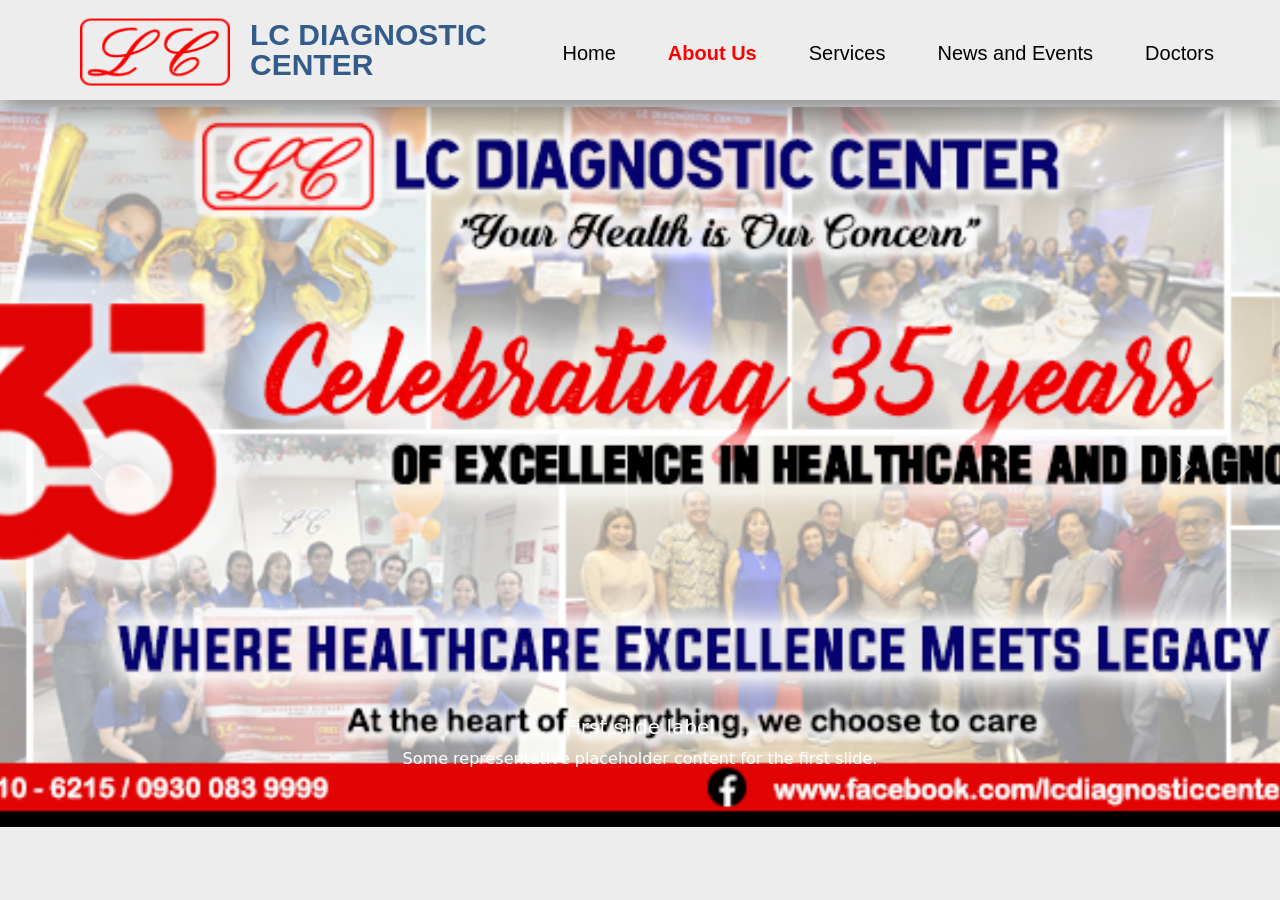
<file: about-us.html>
<!DOCTYPE html>
<html>
<head>
  <title>LC DIAGNOSTIC CENTER</title>
  <link
    href="https://cdn.jsdelivr.net/npm/bootstrap@5.3.3/dist/css/bootstrap.min.css"
    rel="stylesheet"
  >

   <link
    href="style.css"
    rel="stylesheet"
  >

    <link rel="icon" type="image/png" href="favicon.png">

  <link href="https://fonts.googleapis.com/css2?family=Anton&display=swap" rel="stylesheet">

<script src="https://cdn.jsdelivr.net/npm/bootstrap@5.3.3/dist/js/bootstrap.bundle.min.js"></script>


  
</head>
<body>

  <nav class="Header">

      <p style="font-family: Arial;color: #335C8A;font-size: 30px; position: absolute; margin-left: 250px; margin-top: 12px; font-weight:800">LC DIAGNOSTIC</p>
      <p style="font-family: Arial;color: #335C8A;font-size: 30px; position: absolute; margin-left: 250px; margin-top: 42px; font-weight:800">CENTER</p>
    

    <img src="logo.png" alt="Website Logo" width="150" height="130" style="position: absolute; top: -15px; left: 80px;">    

<ul class="nav justify-content-end"; STYLE = "font-size: 15pt; font-family: arial; height:100px">


  
  <li class="nav-item">
    <a class="nav-link" href="index.html">Home</a>
  </li>
  <li class="nav-item">
    <a class="nav-link active" aria-current="page" href="#" style = "color:red; font-weight: bold;">About Us</a>
  </li>
  <li class="nav-item">
    <a class="nav-link" href="#">Services</a>
  </li>
  <li class="nav-item">
   <a class="nav-link" href="#">News and Events</a>
  </li>
    <li class="nav-item">
   <a class="nav-link"; Style="margin-right: 50px;" href="#">Doctors</a>
  </li>
</ul>

    </nav>

<div id="carouselExampleFade" class="carousel slide carousel-fade" data-bs-ride="carousel" style="margin-top:7px">
  <div class="carousel-inner">
    <div class="carousel-item active" data-bs-interval="3000" style="background-image: url('my-images/slide 1.jpg');">
      <div class="carousel-caption d-none d-md-block">
        <h5>First slide label</h5>
        <p>Some representative placeholder content for the first slide.</p>
      </div>
    </div>
    <div class="carousel-item" data-bs-interval="3000" style="background-image: url('my-images/slide 2.jpg');">
      <div class="carousel-caption d-none d-md-block">
        <h5>Second slide label</h5>
        <p>Some representative placeholder content for the second slide.</p>
      </div>
    </div>
    <div class="carousel-item" data-bs-interval="3000" style="background-image: url('my-images/slide 3.jpg');">
      <div class="carousel-caption d-none d-md-block">
        <h5>Third slide label</h5>
        <p>Some representative placeholder content for the third slide.</p>
      </div>
    </div>
  </div>

  <!-- Controls -->
  <button class="carousel-control-prev" type="button" data-bs-target="#carouselExampleFade" data-bs-slide="prev">
    <span class="carousel-control-prev-icon" aria-hidden="true"></span>
    <span class="visually-hidden">Previous</span>
  </button>
  <button class="carousel-control-next" type="button" data-bs-target="#carouselExampleFade" data-bs-slide="next">
    <span class="carousel-control-next-icon" aria-hidden="true"></span>
    <span class="visually-hidden">Next</span>
  </button>
</div>
  
  
  
  <script src="https://cdn.jsdelivr.net/npm/bootstrap@5.3.3/dist/js/bootstrap.bundle.min.js"></script>
  <script src="script.js"></script>
</body>
</html>
</file>
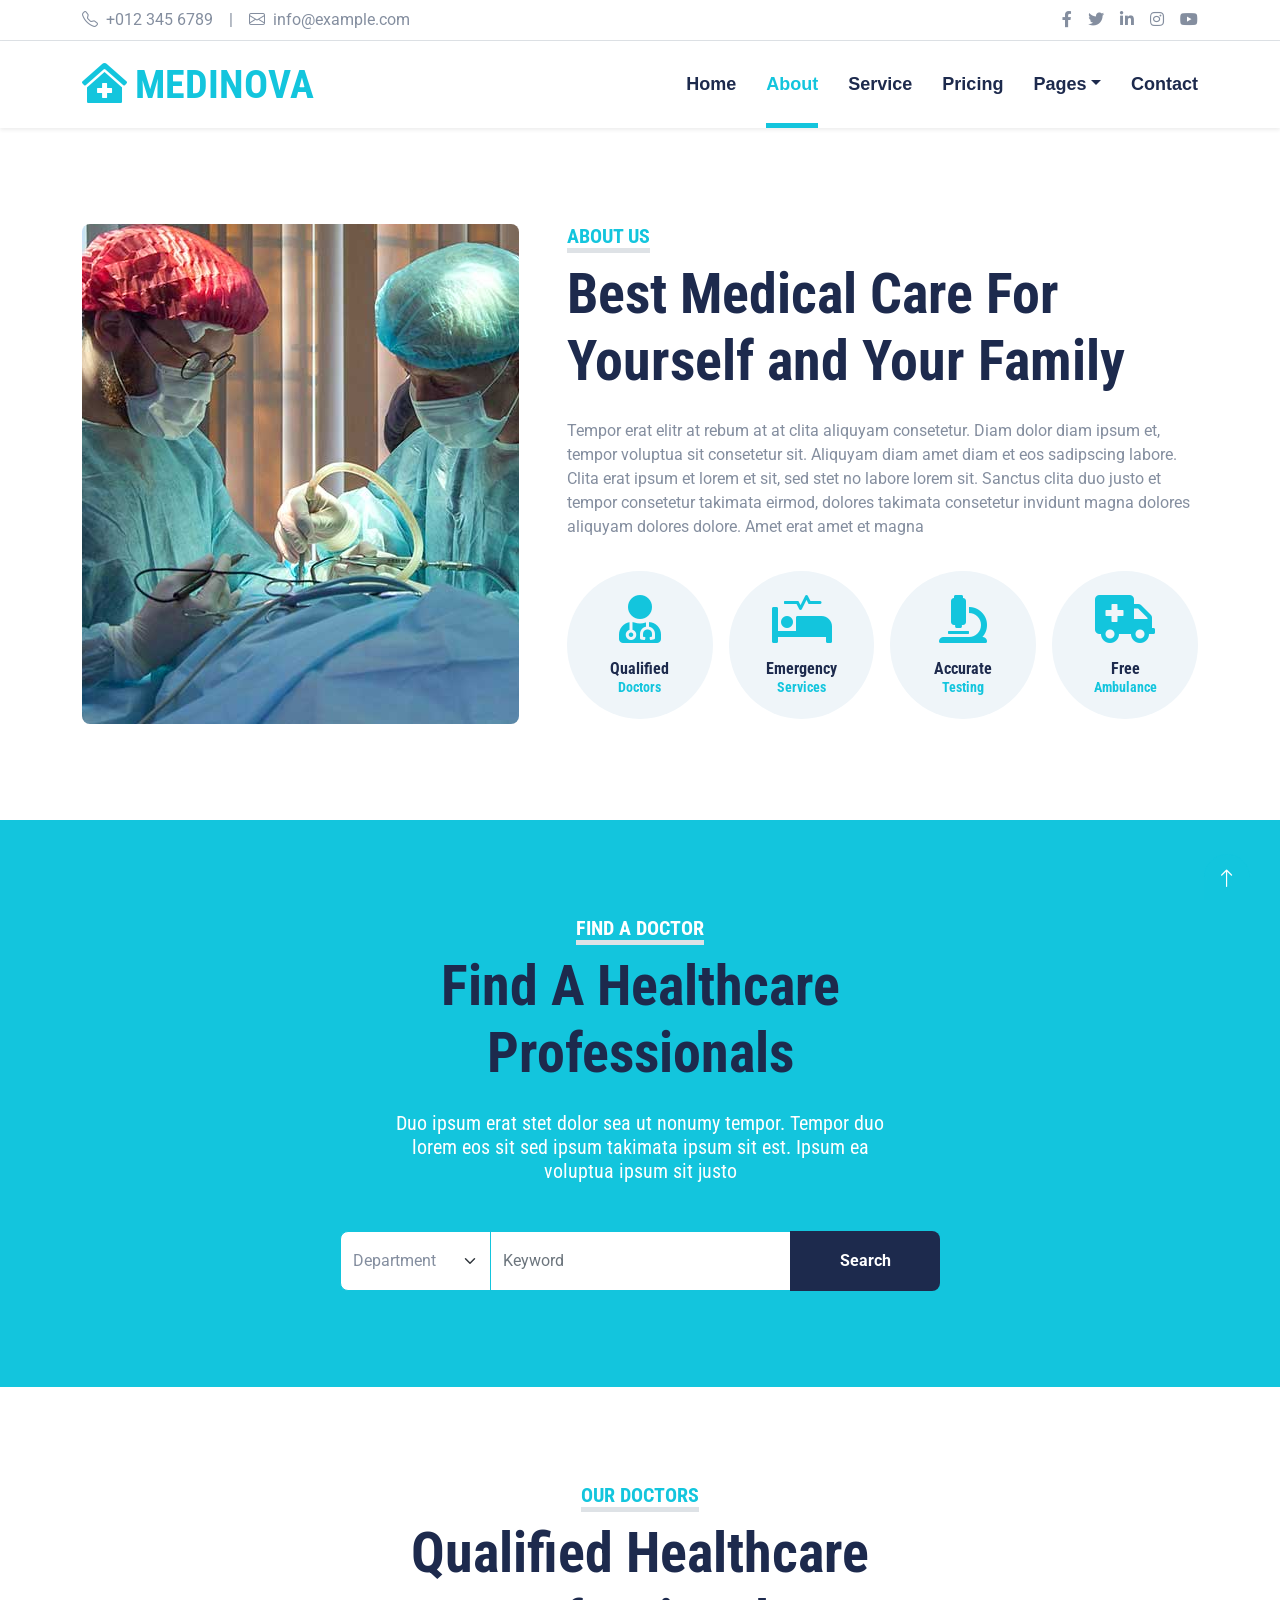
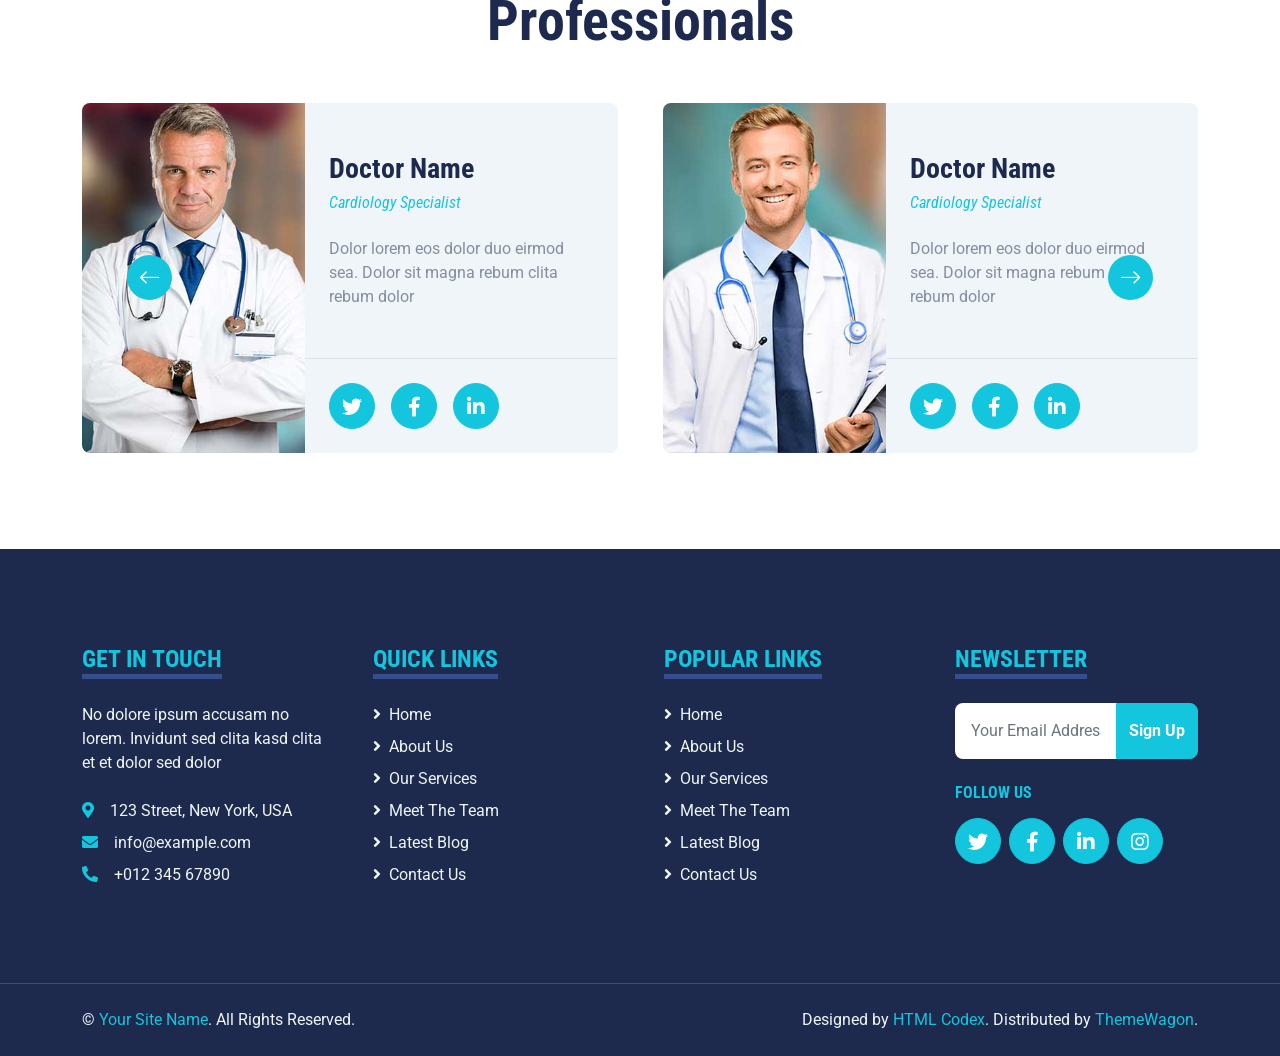
<file: about.html>
<!DOCTYPE html>
<html lang="en">

<head>
    <meta charset="utf-8">
    <title>MEDINOVA - Hospital Website Template</title>
    <meta content="width=device-width, initial-scale=1.0" name="viewport">
    <meta content="Free HTML Templates" name="keywords">
    <meta content="Free HTML Templates" name="description">

    <!-- Favicon -->
    <link href="img/favicon.ico" rel="icon">

    <!-- Google Web Fonts -->
    <link rel="preconnect" href="https://fonts.gstatic.com">
    <link
        href="https://fonts.googleapis.com/css2?family=Roboto+Condensed:wght@400;700&family=Roboto:wght@400;700&display=swap"
        rel="stylesheet">

    <!-- Icon Font Stylesheet -->
    <link href="https://cdnjs.cloudflare.com/ajax/libs/font-awesome/5.15.0/css/all.min.css" rel="stylesheet">
    <link href="https://cdn.jsdelivr.net/npm/bootstrap-icons@1.4.1/font/bootstrap-icons.css" rel="stylesheet">

    <!-- Libraries Stylesheet -->
    <link href="lib/owlcarousel/assets/owl.carousel.min.css" rel="stylesheet">
    <link href="lib/tempusdominus/css/tempusdominus-bootstrap-4.min.css" rel="stylesheet" />

    <!-- Customized Bootstrap Stylesheet -->
    <link href="css/bootstrap.min.css" rel="stylesheet">

    <!-- Template Stylesheet -->
    <link href="css/style.css" rel="stylesheet">
</head>

<body>
    <!-- Topbar Start -->
    <div class="container-fluid py-2 border-bottom d-none d-lg-block">
        <div class="container">
            <div class="row">
                <div class="col-md-6 text-center text-lg-start mb-2 mb-lg-0">
                    <div class="d-inline-flex align-items-center">
                        <a class="text-decoration-none text-body pe-3" href="#!"><i
                                class="bi bi-telephone me-2"></i>+012
                            345 6789</a>
                        <span class="text-body">|</span>
                        <a class="text-decoration-none text-body px-3" href="#!"><i
                                class="bi bi-envelope me-2"></i>info@example.com</a>
                    </div>
                </div>
                <div class="col-md-6 text-center text-lg-end">
                    <div class="d-inline-flex align-items-center">
                        <a class="text-body px-2" href="#!">
                            <i class="fab fa-facebook-f"></i>
                        </a>
                        <a class="text-body px-2" href="#!">
                            <i class="fab fa-twitter"></i>
                        </a>
                        <a class="text-body px-2" href="#!">
                            <i class="fab fa-linkedin-in"></i>
                        </a>
                        <a class="text-body px-2" href="#!">
                            <i class="fab fa-instagram"></i>
                        </a>
                        <a class="text-body ps-2" href="#!">
                            <i class="fab fa-youtube"></i>
                        </a>
                    </div>
                </div>
            </div>
        </div>
    </div>
    <!-- Topbar End -->


    <!-- Navbar Start -->
    <div class="container-fluid sticky-top bg-white shadow-sm mb-5">
        <div class="container">
            <nav class="navbar navbar-expand-lg bg-white navbar-light py-3 py-lg-0">
                <a href="index.html" class="navbar-brand">
                    <h1 class="m-0 text-uppercase text-primary"><i class="fa fa-clinic-medical me-2"></i>Medinova</h1>
                </a>
                <button class="navbar-toggler" type="button" data-bs-toggle="collapse" data-bs-target="#navbarCollapse">
                    <span class="navbar-toggler-icon"></span>
                </button>
                <div class="collapse navbar-collapse" id="navbarCollapse">
                    <div class="navbar-nav ms-auto py-0">
                        <a href="index.html" class="nav-item nav-link">Home</a>
                        <a href="about.html" class="nav-item nav-link active">About</a>
                        <a href="service.html" class="nav-item nav-link">Service</a>
                        <a href="price.html" class="nav-item nav-link">Pricing</a>
                        <div class="nav-item dropdown">
                            <a href="#" class="nav-link dropdown-toggle" data-bs-toggle="dropdown">Pages</a>
                            <div class="dropdown-menu m-0">
                                <a href="blog.html" class="dropdown-item">Blog Grid</a>
                                <a href="detail.html" class="dropdown-item">Blog Detail</a>
                                <a href="team.html" class="dropdown-item">The Team</a>
                                <a href="testimonial.html" class="dropdown-item">Testimonial</a>
                                <a href="appointment.html" class="dropdown-item">Appointment</a>
                                <a href="search.html" class="dropdown-item">Search</a>
                            </div>
                        </div>
                        <a href="contact.html" class="nav-item nav-link">Contact</a>
                    </div>
                </div>
            </nav>
        </div>
    </div>
    <!-- Navbar End -->


    <!-- About Start -->
    <div class="container-fluid py-5">
        <div class="container">
            <div class="row gx-5">
                <div class="col-lg-5 mb-5 mb-lg-0" style="min-height: 500px;">
                    <div class="position-relative h-100">
                        <img class="position-absolute w-100 h-100 rounded" src="img/about.jpg"
                            style="object-fit: cover;">
                    </div>
                </div>
                <div class="col-lg-7">
                    <div class="mb-4">
                        <h5 class="d-inline-block text-primary text-uppercase border-bottom border-5">About Us</h5>
                        <h1 class="display-4">Best Medical Care For Yourself and Your Family</h1>
                    </div>
                    <p>Tempor erat elitr at rebum at at clita aliquyam consetetur. Diam dolor diam ipsum et, tempor
                        voluptua sit consetetur sit. Aliquyam diam amet diam et eos sadipscing labore. Clita erat ipsum
                        et lorem et sit, sed stet no labore lorem sit. Sanctus clita duo justo et tempor consetetur
                        takimata eirmod, dolores takimata consetetur invidunt magna dolores aliquyam dolores dolore.
                        Amet erat amet et magna</p>
                    <div class="row g-3 pt-3">
                        <div class="col-sm-3 col-6">
                            <div class="bg-light text-center rounded-circle py-4">
                                <i class="fa fa-3x fa-user-md text-primary mb-3"></i>
                                <h6 class="mb-0">Qualified<small class="d-block text-primary">Doctors</small></h6>
                            </div>
                        </div>
                        <div class="col-sm-3 col-6">
                            <div class="bg-light text-center rounded-circle py-4">
                                <i class="fa fa-3x fa-procedures text-primary mb-3"></i>
                                <h6 class="mb-0">Emergency<small class="d-block text-primary">Services</small></h6>
                            </div>
                        </div>
                        <div class="col-sm-3 col-6">
                            <div class="bg-light text-center rounded-circle py-4">
                                <i class="fa fa-3x fa-microscope text-primary mb-3"></i>
                                <h6 class="mb-0">Accurate<small class="d-block text-primary">Testing</small></h6>
                            </div>
                        </div>
                        <div class="col-sm-3 col-6">
                            <div class="bg-light text-center rounded-circle py-4">
                                <i class="fa fa-3x fa-ambulance text-primary mb-3"></i>
                                <h6 class="mb-0">Free<small class="d-block text-primary">Ambulance</small></h6>
                            </div>
                        </div>
                    </div>
                </div>
            </div>
        </div>
    </div>
    <!-- About End -->


    <!-- Search Start -->
    <div class="container-fluid bg-primary my-5 py-5">
        <div class="container py-5">
            <div class="text-center mx-auto mb-5" style="max-width: 500px;">
                <h5 class="d-inline-block text-white text-uppercase border-bottom border-5">Find A Doctor</h5>
                <h1 class="display-4 mb-4">Find A Healthcare Professionals</h1>
                <h5 class="text-white fw-normal">Duo ipsum erat stet dolor sea ut nonumy tempor. Tempor duo lorem eos
                    sit sed ipsum takimata ipsum sit est. Ipsum ea voluptua ipsum sit justo</h5>
            </div>
            <div class="mx-auto" style="width: 100%; max-width: 600px;">
                <div class="input-group">
                    <select class="form-select border-primary w-25" style="height: 60px;">
                        <option selected>Department</option>
                        <option value="1">Department 1</option>
                        <option value="2">Department 2</option>
                        <option value="3">Department 3</option>
                    </select>
                    <input type="text" class="form-control border-primary w-50" placeholder="Keyword">
                    <button class="btn btn-dark border-0 w-25">Search</button>
                </div>
            </div>
        </div>
    </div>
    <!-- Search End -->


    <!-- Team Start -->
    <div class="container-fluid py-5">
        <div class="container">
            <div class="text-center mx-auto mb-5" style="max-width: 500px;">
                <h5 class="d-inline-block text-primary text-uppercase border-bottom border-5">Our Doctors</h5>
                <h1 class="display-4">Qualified Healthcare Professionals</h1>
            </div>
            <div class="owl-carousel team-carousel position-relative">
                <div class="team-item">
                    <div class="row g-0 bg-light rounded overflow-hidden">
                        <div class="col-12 col-sm-5 h-100">
                            <img class="img-fluid h-100" src="img/team-1.jpg" style="object-fit: cover;">
                        </div>
                        <div class="col-12 col-sm-7 h-100 d-flex flex-column">
                            <div class="mt-auto p-4">
                                <h3>Doctor Name</h3>
                                <h6 class="fw-normal fst-italic text-primary mb-4">Cardiology Specialist</h6>
                                <p class="m-0">Dolor lorem eos dolor duo eirmod sea. Dolor sit magna rebum clita rebum
                                    dolor</p>
                            </div>
                            <div class="d-flex mt-auto border-top p-4">
                                <a class="btn btn-lg btn-primary btn-lg-square rounded-circle me-3" href="#!"><i
                                        class="fab fa-twitter"></i></a>
                                <a class="btn btn-lg btn-primary btn-lg-square rounded-circle me-3" href="#!"><i
                                        class="fab fa-facebook-f"></i></a>
                                <a class="btn btn-lg btn-primary btn-lg-square rounded-circle" href="#!"><i
                                        class="fab fa-linkedin-in"></i></a>
                            </div>
                        </div>
                    </div>
                </div>
                <div class="team-item">
                    <div class="row g-0 bg-light rounded overflow-hidden">
                        <div class="col-12 col-sm-5 h-100">
                            <img class="img-fluid h-100" src="img/team-2.jpg" style="object-fit: cover;">
                        </div>
                        <div class="col-12 col-sm-7 h-100 d-flex flex-column">
                            <div class="mt-auto p-4">
                                <h3>Doctor Name</h3>
                                <h6 class="fw-normal fst-italic text-primary mb-4">Cardiology Specialist</h6>
                                <p class="m-0">Dolor lorem eos dolor duo eirmod sea. Dolor sit magna rebum clita rebum
                                    dolor</p>
                            </div>
                            <div class="d-flex mt-auto border-top p-4">
                                <a class="btn btn-lg btn-primary btn-lg-square rounded-circle me-3" href="#!"><i
                                        class="fab fa-twitter"></i></a>
                                <a class="btn btn-lg btn-primary btn-lg-square rounded-circle me-3" href="#!"><i
                                        class="fab fa-facebook-f"></i></a>
                                <a class="btn btn-lg btn-primary btn-lg-square rounded-circle" href="#!"><i
                                        class="fab fa-linkedin-in"></i></a>
                            </div>
                        </div>
                    </div>
                </div>
                <div class="team-item">
                    <div class="row g-0 bg-light rounded overflow-hidden">
                        <div class="col-12 col-sm-5 h-100">
                            <img class="img-fluid h-100" src="img/team-3.jpg" style="object-fit: cover;">
                        </div>
                        <div class="col-12 col-sm-7 h-100 d-flex flex-column">
                            <div class="mt-auto p-4">
                                <h3>Doctor Name</h3>
                                <h6 class="fw-normal fst-italic text-primary mb-4">Cardiology Specialist</h6>
                                <p class="m-0">Dolor lorem eos dolor duo eirmod sea. Dolor sit magna rebum clita rebum
                                    dolor</p>
                            </div>
                            <div class="d-flex mt-auto border-top p-4">
                                <a class="btn btn-lg btn-primary btn-lg-square rounded-circle me-3" href="#!"><i
                                        class="fab fa-twitter"></i></a>
                                <a class="btn btn-lg btn-primary btn-lg-square rounded-circle me-3" href="#!"><i
                                        class="fab fa-facebook-f"></i></a>
                                <a class="btn btn-lg btn-primary btn-lg-square rounded-circle" href="#!"><i
                                        class="fab fa-linkedin-in"></i></a>
                            </div>
                        </div>
                    </div>
                </div>
            </div>
        </div>
    </div>
    <!-- Team End -->


    <!-- Footer Start -->
    <div class="container-fluid bg-dark text-light mt-5 py-5">
        <div class="container py-5">
            <div class="row g-5">
                <div class="col-lg-3 col-md-6">
                    <h4 class="d-inline-block text-primary text-uppercase border-bottom border-5 border-secondary mb-4">
                        Get In Touch</h4>
                    <p class="mb-4">No dolore ipsum accusam no lorem. Invidunt sed clita kasd clita et et dolor sed
                        dolor</p>
                    <p class="mb-2"><i class="fa fa-map-marker-alt text-primary me-3"></i>123 Street, New York, USA</p>
                    <p class="mb-2"><i class="fa fa-envelope text-primary me-3"></i>info@example.com</p>
                    <p class="mb-0"><i class="fa fa-phone-alt text-primary me-3"></i>+012 345 67890</p>
                </div>
                <div class="col-lg-3 col-md-6">
                    <h4 class="d-inline-block text-primary text-uppercase border-bottom border-5 border-secondary mb-4">
                        Quick Links</h4>
                    <div class="d-flex flex-column justify-content-start">
                        <a class="text-light mb-2" href="#!"><i class="fa fa-angle-right me-2"></i>Home</a>
                        <a class="text-light mb-2" href="#!"><i class="fa fa-angle-right me-2"></i>About Us</a>
                        <a class="text-light mb-2" href="#!"><i class="fa fa-angle-right me-2"></i>Our Services</a>
                        <a class="text-light mb-2" href="#!"><i class="fa fa-angle-right me-2"></i>Meet The Team</a>
                        <a class="text-light mb-2" href="#!"><i class="fa fa-angle-right me-2"></i>Latest Blog</a>
                        <a class="text-light" href="#!"><i class="fa fa-angle-right me-2"></i>Contact Us</a>
                    </div>
                </div>
                <div class="col-lg-3 col-md-6">
                    <h4 class="d-inline-block text-primary text-uppercase border-bottom border-5 border-secondary mb-4">
                        Popular Links</h4>
                    <div class="d-flex flex-column justify-content-start">
                        <a class="text-light mb-2" href="#!"><i class="fa fa-angle-right me-2"></i>Home</a>
                        <a class="text-light mb-2" href="#!"><i class="fa fa-angle-right me-2"></i>About Us</a>
                        <a class="text-light mb-2" href="#!"><i class="fa fa-angle-right me-2"></i>Our Services</a>
                        <a class="text-light mb-2" href="#!"><i class="fa fa-angle-right me-2"></i>Meet The Team</a>
                        <a class="text-light mb-2" href="#!"><i class="fa fa-angle-right me-2"></i>Latest Blog</a>
                        <a class="text-light" href="#!"><i class="fa fa-angle-right me-2"></i>Contact Us</a>
                    </div>
                </div>
                <div class="col-lg-3 col-md-6">
                    <h4 class="d-inline-block text-primary text-uppercase border-bottom border-5 border-secondary mb-4">
                        Newsletter</h4>
                    <form action="">
                        <div class="input-group">
                            <input type="text" class="form-control p-3 border-0" placeholder="Your Email Address">
                            <button class="btn btn-primary">Sign Up</button>
                        </div>
                    </form>
                    <h6 class="text-primary text-uppercase mt-4 mb-3">Follow Us</h6>
                    <div class="d-flex">
                        <a class="btn btn-lg btn-primary btn-lg-square rounded-circle me-2" href="#!"><i
                                class="fab fa-twitter"></i></a>
                        <a class="btn btn-lg btn-primary btn-lg-square rounded-circle me-2" href="#!"><i
                                class="fab fa-facebook-f"></i></a>
                        <a class="btn btn-lg btn-primary btn-lg-square rounded-circle me-2" href="#!"><i
                                class="fab fa-linkedin-in"></i></a>
                        <a class="btn btn-lg btn-primary btn-lg-square rounded-circle" href="#!"><i
                                class="fab fa-instagram"></i></a>
                    </div>
                </div>
            </div>
        </div>
    </div>
    <div class="container-fluid bg-dark text-light border-top border-secondary py-4">
        <div class="container">
            <div class="row g-5">
                <div class="col-md-6 text-center text-md-start">
                    <p class="mb-md-0">&copy; <a class="text-primary" href="#!">Your Site Name</a>. All Rights Reserved.
                    </p>
                </div>
                <div class="col-md-6 text-center text-md-end">
                    <p class="mb-0">Designed by <a class="text-primary" href="https://htmlcodex.com"
                            target="_blank">HTML Codex</a>. Distributed by <a href="https://themewagon.com"
                            target="_blank">ThemeWagon</a>.</p>
                </div>
            </div>
        </div>
    </div>
    <!-- Footer End -->


    <!-- Back to Top -->
    <a href="#!" class="btn btn-lg btn-primary btn-lg-square back-to-top"><i class="bi bi-arrow-up"></i></a>


    <!-- JavaScript Libraries -->
    <script src="https://code.jquery.com/jquery-3.4.1.min.js"></script>
    <script src="https://cdn.jsdelivr.net/npm/bootstrap@5.0.0/dist/js/bootstrap.bundle.min.js"></script>
    <script src="lib/easing/easing.min.js"></script>
    <script src="lib/waypoints/waypoints.min.js"></script>
    <script src="lib/owlcarousel/owl.carousel.min.js"></script>
    <script src="lib/tempusdominus/js/moment.min.js"></script>
    <script src="lib/tempusdominus/js/moment-timezone.min.js"></script>
    <script src="lib/tempusdominus/js/tempusdominus-bootstrap-4.min.js"></script>

    <!-- Template Javascript -->
    <script src="js/main.js"></script>
</body>

</html>
</file>
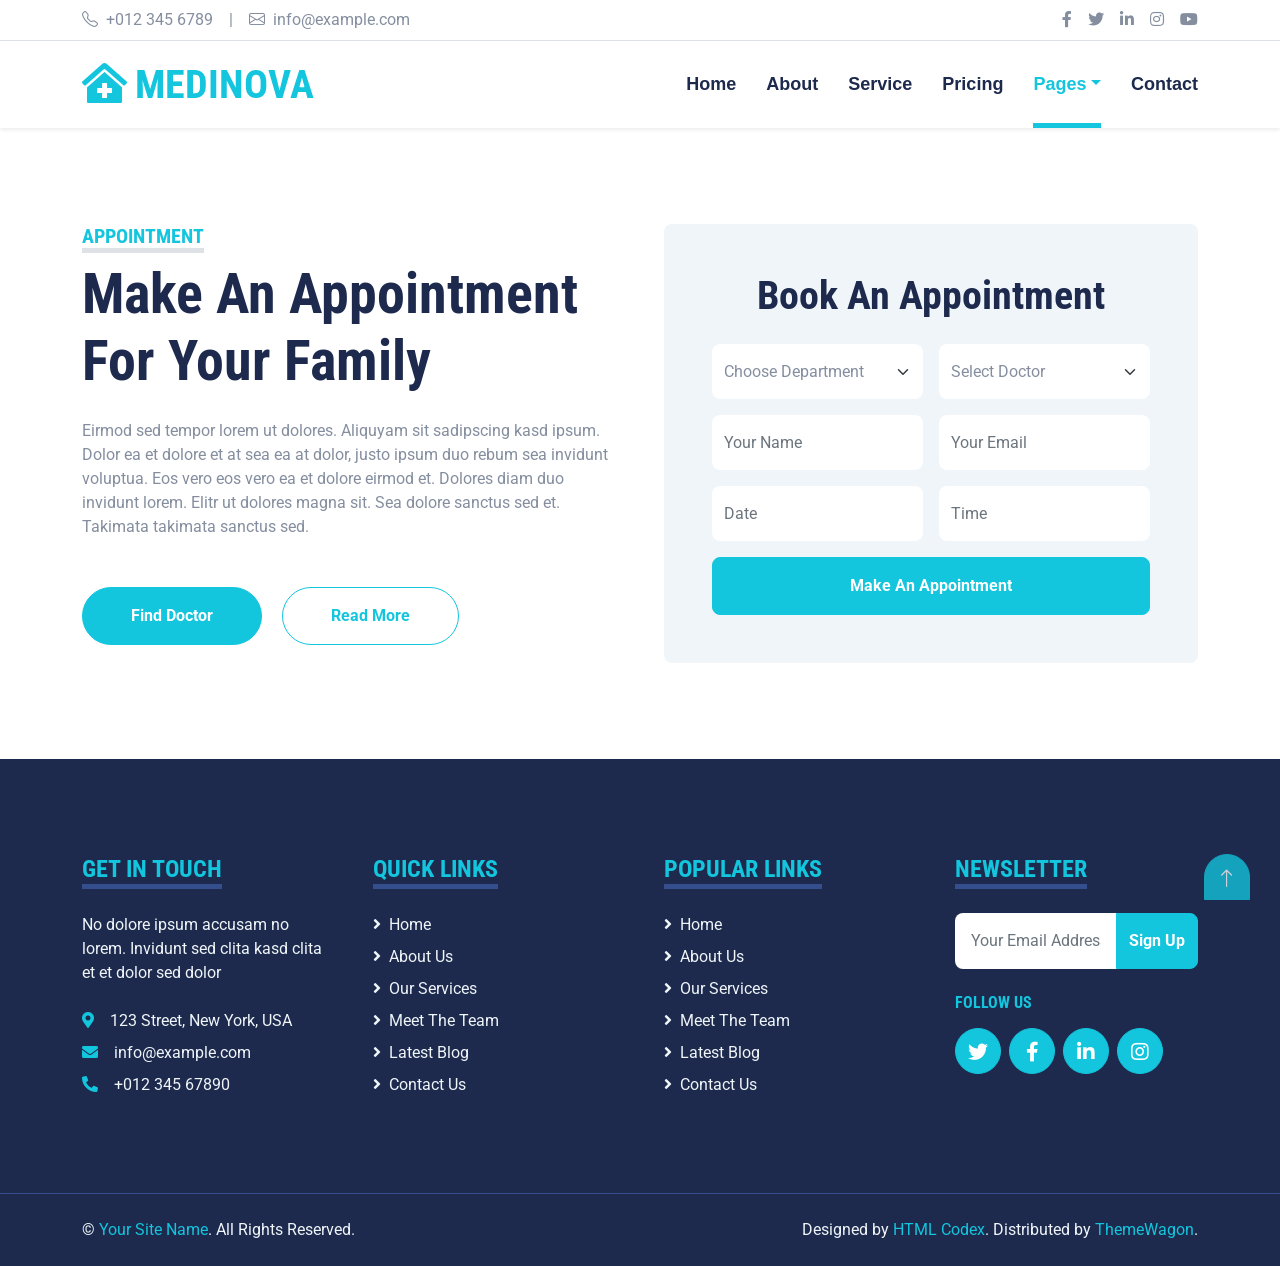
<file: appointment.html>
<!DOCTYPE html>
<html lang="en">

<head>
    <meta charset="utf-8">
    <title>MEDINOVA - Hospital Website Template</title>
    <meta content="width=device-width, initial-scale=1.0" name="viewport">
    <meta content="Free HTML Templates" name="keywords">
    <meta content="Free HTML Templates" name="description">

    <!-- Favicon -->
    <link href="img/favicon.ico" rel="icon">

    <!-- Google Web Fonts -->
    <link rel="preconnect" href="https://fonts.gstatic.com">
    <link
        href="https://fonts.googleapis.com/css2?family=Roboto+Condensed:wght@400;700&family=Roboto:wght@400;700&display=swap"
        rel="stylesheet">

    <!-- Icon Font Stylesheet -->
    <link href="https://cdnjs.cloudflare.com/ajax/libs/font-awesome/5.15.0/css/all.min.css" rel="stylesheet">
    <link href="https://cdn.jsdelivr.net/npm/bootstrap-icons@1.4.1/font/bootstrap-icons.css" rel="stylesheet">

    <!-- Libraries Stylesheet -->
    <link href="lib/owlcarousel/assets/owl.carousel.min.css" rel="stylesheet">
    <link href="lib/tempusdominus/css/tempusdominus-bootstrap-4.min.css" rel="stylesheet" />

    <!-- Customized Bootstrap Stylesheet -->
    <link href="css/bootstrap.min.css" rel="stylesheet">

    <!-- Template Stylesheet -->
    <link href="css/style.css" rel="stylesheet">
</head>

<body>
    <!-- Topbar Start -->
    <div class="container-fluid py-2 border-bottom d-none d-lg-block">
        <div class="container">
            <div class="row">
                <div class="col-md-6 text-center text-lg-start mb-2 mb-lg-0">
                    <div class="d-inline-flex align-items-center">
                        <a class="text-decoration-none text-body pe-3" href="#!"><i
                                class="bi bi-telephone me-2"></i>+012
                            345 6789</a>
                        <span class="text-body">|</span>
                        <a class="text-decoration-none text-body px-3" href="#!"><i
                                class="bi bi-envelope me-2"></i>info@example.com</a>
                    </div>
                </div>
                <div class="col-md-6 text-center text-lg-end">
                    <div class="d-inline-flex align-items-center">
                        <a class="text-body px-2" href="#!">
                            <i class="fab fa-facebook-f"></i>
                        </a>
                        <a class="text-body px-2" href="#!">
                            <i class="fab fa-twitter"></i>
                        </a>
                        <a class="text-body px-2" href="#!">
                            <i class="fab fa-linkedin-in"></i>
                        </a>
                        <a class="text-body px-2" href="#!">
                            <i class="fab fa-instagram"></i>
                        </a>
                        <a class="text-body ps-2" href="#!">
                            <i class="fab fa-youtube"></i>
                        </a>
                    </div>
                </div>
            </div>
        </div>
    </div>
    <!-- Topbar End -->


    <!-- Navbar Start -->
    <div class="container-fluid sticky-top bg-white shadow-sm mb-5">
        <div class="container">
            <nav class="navbar navbar-expand-lg bg-white navbar-light py-3 py-lg-0">
                <a href="index.html" class="navbar-brand">
                    <h1 class="m-0 text-uppercase text-primary"><i class="fa fa-clinic-medical me-2"></i>Medinova</h1>
                </a>
                <button class="navbar-toggler" type="button" data-bs-toggle="collapse" data-bs-target="#navbarCollapse">
                    <span class="navbar-toggler-icon"></span>
                </button>
                <div class="collapse navbar-collapse" id="navbarCollapse">
                    <div class="navbar-nav ms-auto py-0">
                        <a href="index.html" class="nav-item nav-link">Home</a>
                        <a href="about.html" class="nav-item nav-link">About</a>
                        <a href="service.html" class="nav-item nav-link">Service</a>
                        <a href="price.html" class="nav-item nav-link">Pricing</a>
                        <div class="nav-item dropdown">
                            <a href="#" class="nav-link dropdown-toggle active" data-bs-toggle="dropdown">Pages</a>
                            <div class="dropdown-menu m-0">
                                <a href="blog.html" class="dropdown-item">Blog Grid</a>
                                <a href="detail.html" class="dropdown-item">Blog Detail</a>
                                <a href="team.html" class="dropdown-item">The Team</a>
                                <a href="testimonial.html" class="dropdown-item">Testimonial</a>
                                <a href="appointment.html" class="dropdown-item active">Appointment</a>
                                <a href="search.html" class="dropdown-item">Search</a>
                            </div>
                        </div>
                        <a href="contact.html" class="nav-item nav-link">Contact</a>
                    </div>
                </div>
            </nav>
        </div>
    </div>
    <!-- Navbar End -->


    <!-- Appointment Start -->
    <div class="container-fluid py-5">
        <div class="container">
            <div class="row gx-5">
                <div class="col-lg-6 mb-5 mb-lg-0">
                    <div class="mb-4">
                        <h5 class="d-inline-block text-primary text-uppercase border-bottom border-5">Appointment</h5>
                        <h1 class="display-4">Make An Appointment For Your Family</h1>
                    </div>
                    <p class="mb-5">Eirmod sed tempor lorem ut dolores. Aliquyam sit sadipscing kasd ipsum. Dolor ea et
                        dolore et at sea ea at dolor, justo ipsum duo rebum sea invidunt voluptua. Eos vero eos vero ea
                        et dolore eirmod et. Dolores diam duo invidunt lorem. Elitr ut dolores magna sit. Sea dolore
                        sanctus sed et. Takimata takimata sanctus sed.</p>
                    <a class="btn btn-primary rounded-pill py-3 px-5 me-3" href="#!">Find Doctor</a>
                    <a class="btn btn-outline-primary rounded-pill py-3 px-5" href="#!">Read More</a>
                </div>
                <div class="col-lg-6">
                    <div class="bg-light text-center rounded p-5">
                        <h1 class="mb-4">Book An Appointment</h1>
                        <form>
                            <div class="row g-3">
                                <div class="col-12 col-sm-6">
                                    <select class="form-select bg-white border-0" style="height: 55px;">
                                        <option selected>Choose Department</option>
                                        <option value="1">Department 1</option>
                                        <option value="2">Department 2</option>
                                        <option value="3">Department 3</option>
                                    </select>
                                </div>
                                <div class="col-12 col-sm-6">
                                    <select class="form-select bg-white border-0" style="height: 55px;">
                                        <option selected>Select Doctor</option>
                                        <option value="1">Doctor 1</option>
                                        <option value="2">Doctor 2</option>
                                        <option value="3">Doctor 3</option>
                                    </select>
                                </div>
                                <div class="col-12 col-sm-6">
                                    <input type="text" class="form-control bg-white border-0" placeholder="Your Name"
                                        style="height: 55px;">
                                </div>
                                <div class="col-12 col-sm-6">
                                    <input type="email" class="form-control bg-white border-0" placeholder="Your Email"
                                        style="height: 55px;">
                                </div>
                                <div class="col-12 col-sm-6">
                                    <div class="date" id="date" data-target-input="nearest">
                                        <input type="text" class="form-control bg-white border-0 datetimepicker-input"
                                            placeholder="Date" data-target="#date" data-toggle="datetimepicker"
                                            style="height: 55px;">
                                    </div>
                                </div>
                                <div class="col-12 col-sm-6">
                                    <div class="time" id="time" data-target-input="nearest">
                                        <input type="text" class="form-control bg-white border-0 datetimepicker-input"
                                            placeholder="Time" data-target="#time" data-toggle="datetimepicker"
                                            style="height: 55px;">
                                    </div>
                                </div>
                                <div class="col-12">
                                    <button class="btn btn-primary w-100 py-3" type="submit">Make An
                                        Appointment</button>
                                </div>
                            </div>
                        </form>
                    </div>
                </div>
            </div>
        </div>
    </div>
    <!-- Appointment End -->


    <!-- Footer Start -->
    <div class="container-fluid bg-dark text-light mt-5 py-5">
        <div class="container py-5">
            <div class="row g-5">
                <div class="col-lg-3 col-md-6">
                    <h4 class="d-inline-block text-primary text-uppercase border-bottom border-5 border-secondary mb-4">
                        Get In Touch</h4>
                    <p class="mb-4">No dolore ipsum accusam no lorem. Invidunt sed clita kasd clita et et dolor sed
                        dolor</p>
                    <p class="mb-2"><i class="fa fa-map-marker-alt text-primary me-3"></i>123 Street, New York, USA</p>
                    <p class="mb-2"><i class="fa fa-envelope text-primary me-3"></i>info@example.com</p>
                    <p class="mb-0"><i class="fa fa-phone-alt text-primary me-3"></i>+012 345 67890</p>
                </div>
                <div class="col-lg-3 col-md-6">
                    <h4 class="d-inline-block text-primary text-uppercase border-bottom border-5 border-secondary mb-4">
                        Quick Links</h4>
                    <div class="d-flex flex-column justify-content-start">
                        <a class="text-light mb-2" href="#!"><i class="fa fa-angle-right me-2"></i>Home</a>
                        <a class="text-light mb-2" href="#!"><i class="fa fa-angle-right me-2"></i>About Us</a>
                        <a class="text-light mb-2" href="#!"><i class="fa fa-angle-right me-2"></i>Our Services</a>
                        <a class="text-light mb-2" href="#!"><i class="fa fa-angle-right me-2"></i>Meet The Team</a>
                        <a class="text-light mb-2" href="#!"><i class="fa fa-angle-right me-2"></i>Latest Blog</a>
                        <a class="text-light" href="#!"><i class="fa fa-angle-right me-2"></i>Contact Us</a>
                    </div>
                </div>
                <div class="col-lg-3 col-md-6">
                    <h4 class="d-inline-block text-primary text-uppercase border-bottom border-5 border-secondary mb-4">
                        Popular Links</h4>
                    <div class="d-flex flex-column justify-content-start">
                        <a class="text-light mb-2" href="#!"><i class="fa fa-angle-right me-2"></i>Home</a>
                        <a class="text-light mb-2" href="#!"><i class="fa fa-angle-right me-2"></i>About Us</a>
                        <a class="text-light mb-2" href="#!"><i class="fa fa-angle-right me-2"></i>Our Services</a>
                        <a class="text-light mb-2" href="#!"><i class="fa fa-angle-right me-2"></i>Meet The Team</a>
                        <a class="text-light mb-2" href="#!"><i class="fa fa-angle-right me-2"></i>Latest Blog</a>
                        <a class="text-light" href="#!"><i class="fa fa-angle-right me-2"></i>Contact Us</a>
                    </div>
                </div>
                <div class="col-lg-3 col-md-6">
                    <h4 class="d-inline-block text-primary text-uppercase border-bottom border-5 border-secondary mb-4">
                        Newsletter</h4>
                    <form action="">
                        <div class="input-group">
                            <input type="text" class="form-control p-3 border-0" placeholder="Your Email Address">
                            <button class="btn btn-primary">Sign Up</button>
                        </div>
                    </form>
                    <h6 class="text-primary text-uppercase mt-4 mb-3">Follow Us</h6>
                    <div class="d-flex">
                        <a class="btn btn-lg btn-primary btn-lg-square rounded-circle me-2" href="#!"><i
                                class="fab fa-twitter"></i></a>
                        <a class="btn btn-lg btn-primary btn-lg-square rounded-circle me-2" href="#!"><i
                                class="fab fa-facebook-f"></i></a>
                        <a class="btn btn-lg btn-primary btn-lg-square rounded-circle me-2" href="#!"><i
                                class="fab fa-linkedin-in"></i></a>
                        <a class="btn btn-lg btn-primary btn-lg-square rounded-circle" href="#!"><i
                                class="fab fa-instagram"></i></a>
                    </div>
                </div>
            </div>
        </div>
    </div>
    <div class="container-fluid bg-dark text-light border-top border-secondary py-4">
        <div class="container">
            <div class="row g-5">
                <div class="col-md-6 text-center text-md-start">
                    <p class="mb-md-0">&copy; <a class="text-primary" href="#!">Your Site Name</a>. All Rights Reserved.
                    </p>
                </div>
                <div class="col-md-6 text-center text-md-end">
                    <p class="mb-0">Designed by <a class="text-primary" href="https://htmlcodex.com"
                            target="_blank">HTML Codex</a>. Distributed by <a href="https://themewagon.com"
                            target="_blank">ThemeWagon</a>.</p>
                </div>
            </div>
        </div>
    </div>
    <!-- Footer End -->


    <!-- Back to Top -->
    <a href="#!" class="btn btn-lg btn-primary btn-lg-square back-to-top"><i class="bi bi-arrow-up"></i></a>


    <!-- JavaScript Libraries -->
    <script src="https://code.jquery.com/jquery-3.4.1.min.js"></script>
    <script src="https://cdn.jsdelivr.net/npm/bootstrap@5.0.0/dist/js/bootstrap.bundle.min.js"></script>
    <script src="lib/easing/easing.min.js"></script>
    <script src="lib/waypoints/waypoints.min.js"></script>
    <script src="lib/owlcarousel/owl.carousel.min.js"></script>
    <script src="lib/tempusdominus/js/moment.min.js"></script>
    <script src="lib/tempusdominus/js/moment-timezone.min.js"></script>
    <script src="lib/tempusdominus/js/tempusdominus-bootstrap-4.min.js"></script>

    <!-- Template Javascript -->
    <script src="js/main.js"></script>
</body>

</html>
</file>
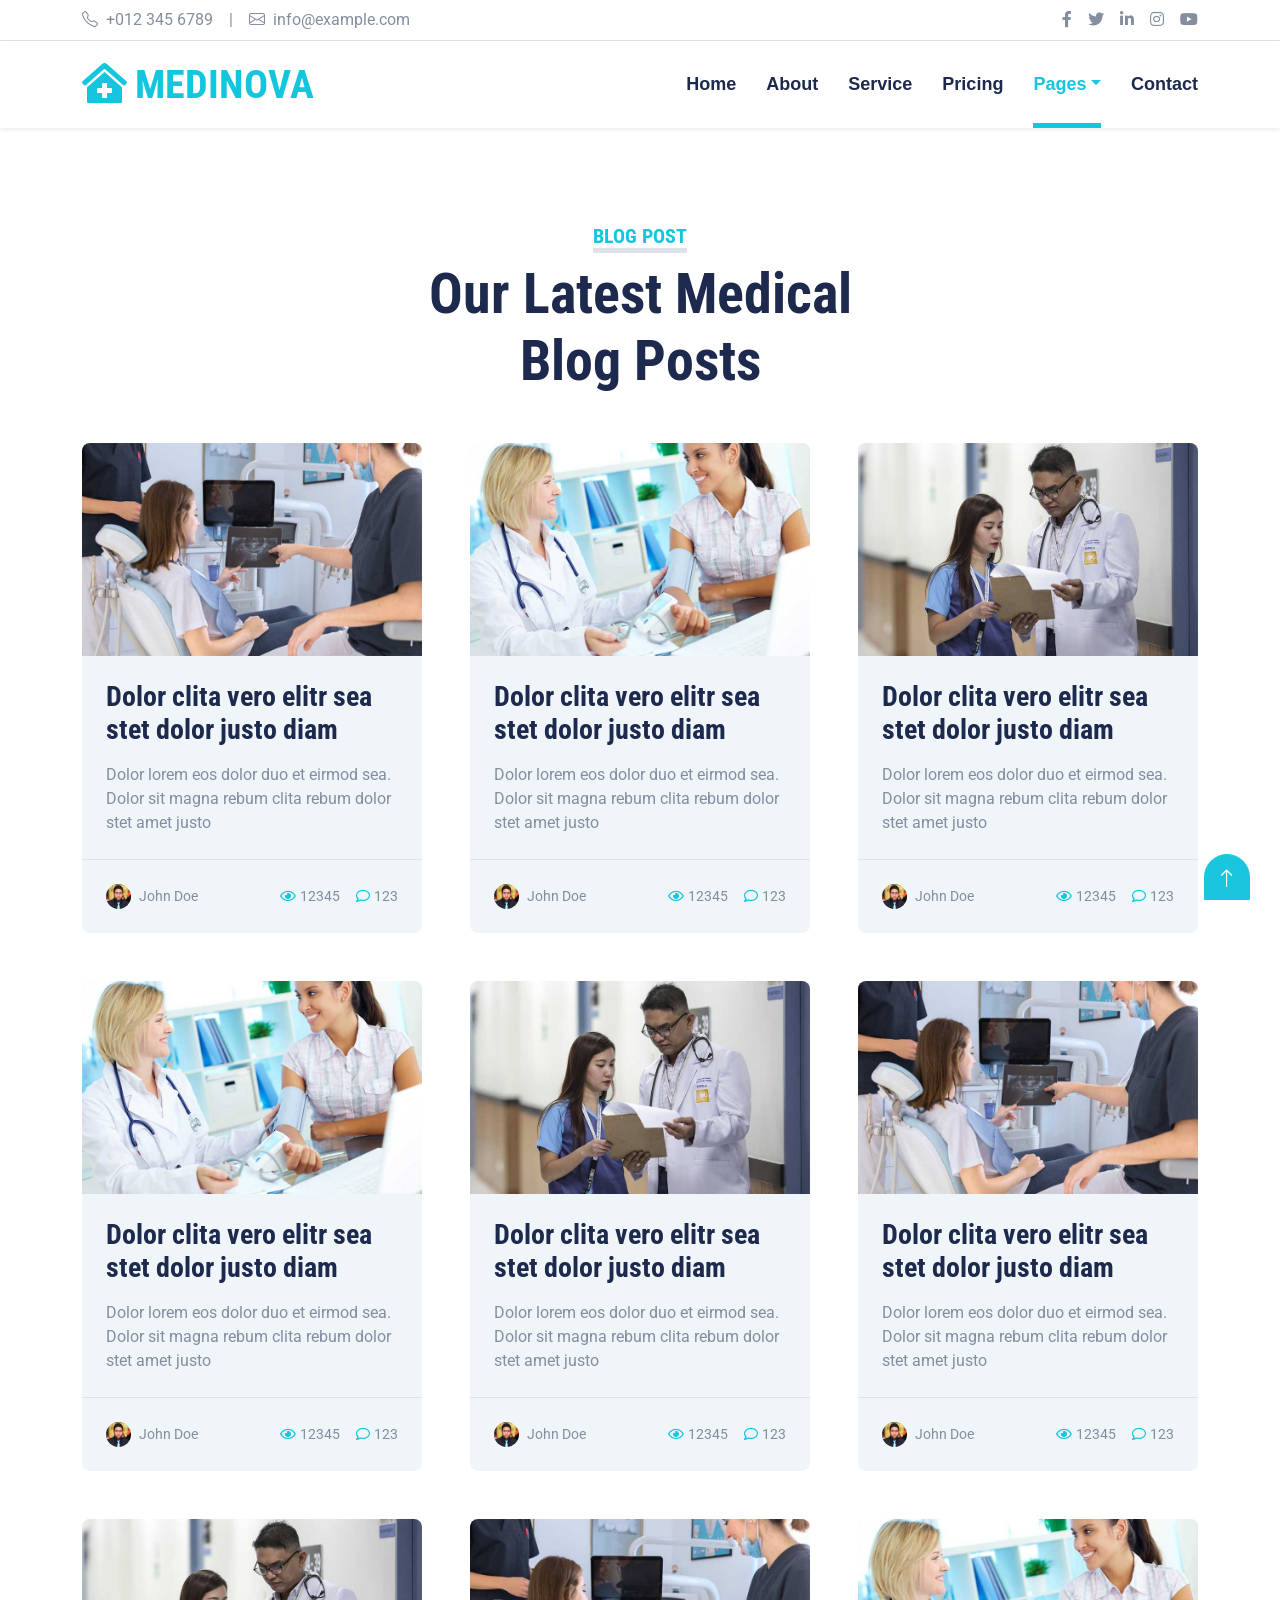
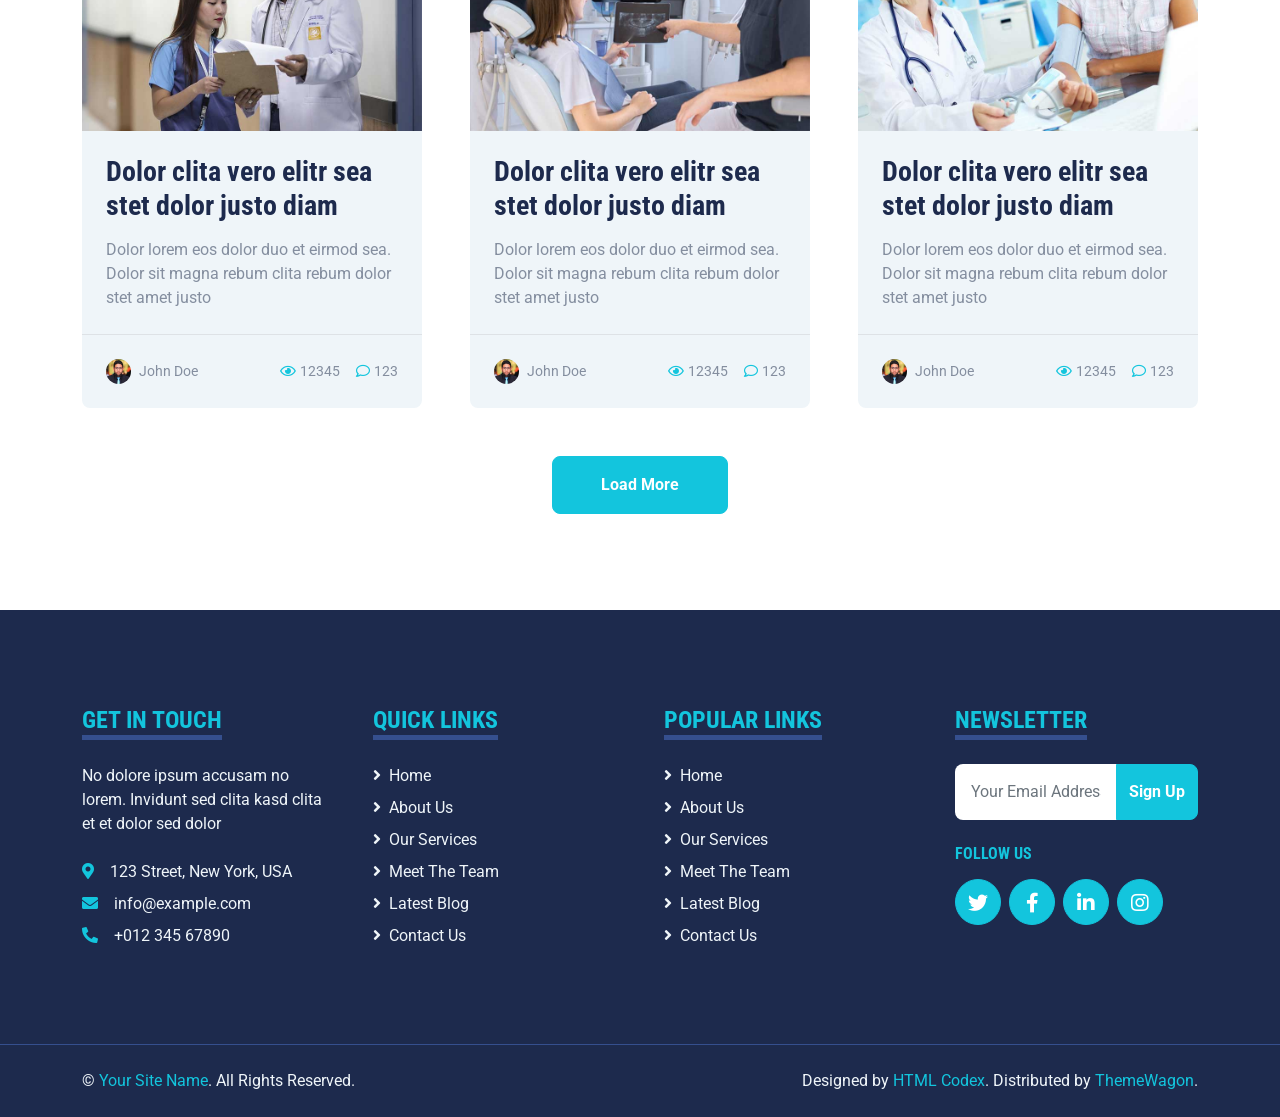
<file: blog.html>
<!DOCTYPE html>
<html lang="en">

<head>
    <meta charset="utf-8">
    <title>MEDINOVA - Hospital Website Template</title>
    <meta content="width=device-width, initial-scale=1.0" name="viewport">
    <meta content="Free HTML Templates" name="keywords">
    <meta content="Free HTML Templates" name="description">

    <!-- Favicon -->
    <link href="img/favicon.ico" rel="icon">

    <!-- Google Web Fonts -->
    <link rel="preconnect" href="https://fonts.gstatic.com">
    <link
        href="https://fonts.googleapis.com/css2?family=Roboto+Condensed:wght@400;700&family=Roboto:wght@400;700&display=swap"
        rel="stylesheet">

    <!-- Icon Font Stylesheet -->
    <link href="https://cdnjs.cloudflare.com/ajax/libs/font-awesome/5.15.0/css/all.min.css" rel="stylesheet">
    <link href="https://cdn.jsdelivr.net/npm/bootstrap-icons@1.4.1/font/bootstrap-icons.css" rel="stylesheet">

    <!-- Libraries Stylesheet -->
    <link href="lib/owlcarousel/assets/owl.carousel.min.css" rel="stylesheet">
    <link href="lib/tempusdominus/css/tempusdominus-bootstrap-4.min.css" rel="stylesheet" />

    <!-- Customized Bootstrap Stylesheet -->
    <link href="css/bootstrap.min.css" rel="stylesheet">

    <!-- Template Stylesheet -->
    <link href="css/style.css" rel="stylesheet">
</head>

<body>
    <!-- Topbar Start -->
    <div class="container-fluid py-2 border-bottom d-none d-lg-block">
        <div class="container">
            <div class="row">
                <div class="col-md-6 text-center text-lg-start mb-2 mb-lg-0">
                    <div class="d-inline-flex align-items-center">
                        <a class="text-decoration-none text-body pe-3" href="#!"><i
                                class="bi bi-telephone me-2"></i>+012
                            345 6789</a>
                        <span class="text-body">|</span>
                        <a class="text-decoration-none text-body px-3" href="#!"><i
                                class="bi bi-envelope me-2"></i>info@example.com</a>
                    </div>
                </div>
                <div class="col-md-6 text-center text-lg-end">
                    <div class="d-inline-flex align-items-center">
                        <a class="text-body px-2" href="#!">
                            <i class="fab fa-facebook-f"></i>
                        </a>
                        <a class="text-body px-2" href="#!">
                            <i class="fab fa-twitter"></i>
                        </a>
                        <a class="text-body px-2" href="#!">
                            <i class="fab fa-linkedin-in"></i>
                        </a>
                        <a class="text-body px-2" href="#!">
                            <i class="fab fa-instagram"></i>
                        </a>
                        <a class="text-body ps-2" href="#!">
                            <i class="fab fa-youtube"></i>
                        </a>
                    </div>
                </div>
            </div>
        </div>
    </div>
    <!-- Topbar End -->


    <!-- Navbar Start -->
    <div class="container-fluid sticky-top bg-white shadow-sm mb-5">
        <div class="container">
            <nav class="navbar navbar-expand-lg bg-white navbar-light py-3 py-lg-0">
                <a href="index.html" class="navbar-brand">
                    <h1 class="m-0 text-uppercase text-primary"><i class="fa fa-clinic-medical me-2"></i>Medinova</h1>
                </a>
                <button class="navbar-toggler" type="button" data-bs-toggle="collapse" data-bs-target="#navbarCollapse">
                    <span class="navbar-toggler-icon"></span>
                </button>
                <div class="collapse navbar-collapse" id="navbarCollapse">
                    <div class="navbar-nav ms-auto py-0">
                        <a href="index.html" class="nav-item nav-link">Home</a>
                        <a href="about.html" class="nav-item nav-link">About</a>
                        <a href="service.html" class="nav-item nav-link">Service</a>
                        <a href="price.html" class="nav-item nav-link">Pricing</a>
                        <div class="nav-item dropdown">
                            <a href="#" class="nav-link dropdown-toggle active" data-bs-toggle="dropdown">Pages</a>
                            <div class="dropdown-menu m-0">
                                <a href="blog.html" class="dropdown-item active">Blog Grid</a>
                                <a href="detail.html" class="dropdown-item">Blog Detail</a>
                                <a href="team.html" class="dropdown-item">The Team</a>
                                <a href="testimonial.html" class="dropdown-item">Testimonial</a>
                                <a href="appointment.html" class="dropdown-item">Appointment</a>
                                <a href="search.html" class="dropdown-item">Search</a>
                            </div>
                        </div>
                        <a href="contact.html" class="nav-item nav-link">Contact</a>
                    </div>
                </div>
            </nav>
        </div>
    </div>
    <!-- Navbar End -->


    <!-- Blog Start -->
    <div class="container-fluid py-5">
        <div class="container">
            <div class="text-center mx-auto mb-5" style="max-width: 500px;">
                <h5 class="d-inline-block text-primary text-uppercase border-bottom border-5">Blog Post</h5>
                <h1 class="display-4">Our Latest Medical Blog Posts</h1>
            </div>
            <div class="row g-5">
                <div class="col-xl-4 col-lg-6">
                    <div class="bg-light rounded overflow-hidden">
                        <img class="img-fluid w-100" src="img/blog-1.jpg" alt="">
                        <div class="p-4">
                            <a class="h3 d-block mb-3" href="#!">Dolor clita vero elitr sea stet dolor justo diam</a>
                            <p class="m-0">Dolor lorem eos dolor duo et eirmod sea. Dolor sit magna
                                rebum clita rebum dolor stet amet justo</p>
                        </div>
                        <div class="d-flex justify-content-between border-top p-4">
                            <div class="d-flex align-items-center">
                                <img class="rounded-circle me-2" src="img/user.jpg" width="25" height="25" alt="">
                                <small>John Doe</small>
                            </div>
                            <div class="d-flex align-items-center">
                                <small class="ms-3"><i class="far fa-eye text-primary me-1"></i>12345</small>
                                <small class="ms-3"><i class="far fa-comment text-primary me-1"></i>123</small>
                            </div>
                        </div>
                    </div>
                </div>
                <div class="col-xl-4 col-lg-6">
                    <div class="bg-light rounded overflow-hidden">
                        <img class="img-fluid w-100" src="img/blog-2.jpg" alt="">
                        <div class="p-4">
                            <a class="h3 d-block mb-3" href="#!">Dolor clita vero elitr sea stet dolor justo diam</a>
                            <p class="m-0">Dolor lorem eos dolor duo et eirmod sea. Dolor sit magna
                                rebum clita rebum dolor stet amet justo</p>
                        </div>
                        <div class="d-flex justify-content-between border-top p-4">
                            <div class="d-flex align-items-center">
                                <img class="rounded-circle me-2" src="img/user.jpg" width="25" height="25" alt="">
                                <small>John Doe</small>
                            </div>
                            <div class="d-flex align-items-center">
                                <small class="ms-3"><i class="far fa-eye text-primary me-1"></i>12345</small>
                                <small class="ms-3"><i class="far fa-comment text-primary me-1"></i>123</small>
                            </div>
                        </div>
                    </div>
                </div>
                <div class="col-xl-4 col-lg-6">
                    <div class="bg-light rounded overflow-hidden">
                        <img class="img-fluid w-100" src="img/blog-3.jpg" alt="">
                        <div class="p-4">
                            <a class="h3 d-block mb-3" href="#!">Dolor clita vero elitr sea stet dolor justo diam</a>
                            <p class="m-0">Dolor lorem eos dolor duo et eirmod sea. Dolor sit magna
                                rebum clita rebum dolor stet amet justo</p>
                        </div>
                        <div class="d-flex justify-content-between border-top p-4">
                            <div class="d-flex align-items-center">
                                <img class="rounded-circle me-2" src="img/user.jpg" width="25" height="25" alt="">
                                <small>John Doe</small>
                            </div>
                            <div class="d-flex align-items-center">
                                <small class="ms-3"><i class="far fa-eye text-primary me-1"></i>12345</small>
                                <small class="ms-3"><i class="far fa-comment text-primary me-1"></i>123</small>
                            </div>
                        </div>
                    </div>
                </div>
                <div class="col-xl-4 col-lg-6">
                    <div class="bg-light rounded overflow-hidden">
                        <img class="img-fluid w-100" src="img/blog-2.jpg" alt="">
                        <div class="p-4">
                            <a class="h3 d-block mb-3" href="#!">Dolor clita vero elitr sea stet dolor justo diam</a>
                            <p class="m-0">Dolor lorem eos dolor duo et eirmod sea. Dolor sit magna
                                rebum clita rebum dolor stet amet justo</p>
                        </div>
                        <div class="d-flex justify-content-between border-top p-4">
                            <div class="d-flex align-items-center">
                                <img class="rounded-circle me-2" src="img/user.jpg" width="25" height="25" alt="">
                                <small>John Doe</small>
                            </div>
                            <div class="d-flex align-items-center">
                                <small class="ms-3"><i class="far fa-eye text-primary me-1"></i>12345</small>
                                <small class="ms-3"><i class="far fa-comment text-primary me-1"></i>123</small>
                            </div>
                        </div>
                    </div>
                </div>
                <div class="col-xl-4 col-lg-6">
                    <div class="bg-light rounded overflow-hidden">
                        <img class="img-fluid w-100" src="img/blog-3.jpg" alt="">
                        <div class="p-4">
                            <a class="h3 d-block mb-3" href="#!">Dolor clita vero elitr sea stet dolor justo diam</a>
                            <p class="m-0">Dolor lorem eos dolor duo et eirmod sea. Dolor sit magna
                                rebum clita rebum dolor stet amet justo</p>
                        </div>
                        <div class="d-flex justify-content-between border-top p-4">
                            <div class="d-flex align-items-center">
                                <img class="rounded-circle me-2" src="img/user.jpg" width="25" height="25" alt="">
                                <small>John Doe</small>
                            </div>
                            <div class="d-flex align-items-center">
                                <small class="ms-3"><i class="far fa-eye text-primary me-1"></i>12345</small>
                                <small class="ms-3"><i class="far fa-comment text-primary me-1"></i>123</small>
                            </div>
                        </div>
                    </div>
                </div>
                <div class="col-xl-4 col-lg-6">
                    <div class="bg-light rounded overflow-hidden">
                        <img class="img-fluid w-100" src="img/blog-1.jpg" alt="">
                        <div class="p-4">
                            <a class="h3 d-block mb-3" href="#!">Dolor clita vero elitr sea stet dolor justo diam</a>
                            <p class="m-0">Dolor lorem eos dolor duo et eirmod sea. Dolor sit magna
                                rebum clita rebum dolor stet amet justo</p>
                        </div>
                        <div class="d-flex justify-content-between border-top p-4">
                            <div class="d-flex align-items-center">
                                <img class="rounded-circle me-2" src="img/user.jpg" width="25" height="25" alt="">
                                <small>John Doe</small>
                            </div>
                            <div class="d-flex align-items-center">
                                <small class="ms-3"><i class="far fa-eye text-primary me-1"></i>12345</small>
                                <small class="ms-3"><i class="far fa-comment text-primary me-1"></i>123</small>
                            </div>
                        </div>
                    </div>
                </div>
                <div class="col-xl-4 col-lg-6">
                    <div class="bg-light rounded overflow-hidden">
                        <img class="img-fluid w-100" src="img/blog-3.jpg" alt="">
                        <div class="p-4">
                            <a class="h3 d-block mb-3" href="#!">Dolor clita vero elitr sea stet dolor justo diam</a>
                            <p class="m-0">Dolor lorem eos dolor duo et eirmod sea. Dolor sit magna
                                rebum clita rebum dolor stet amet justo</p>
                        </div>
                        <div class="d-flex justify-content-between border-top p-4">
                            <div class="d-flex align-items-center">
                                <img class="rounded-circle me-2" src="img/user.jpg" width="25" height="25" alt="">
                                <small>John Doe</small>
                            </div>
                            <div class="d-flex align-items-center">
                                <small class="ms-3"><i class="far fa-eye text-primary me-1"></i>12345</small>
                                <small class="ms-3"><i class="far fa-comment text-primary me-1"></i>123</small>
                            </div>
                        </div>
                    </div>
                </div>
                <div class="col-xl-4 col-lg-6">
                    <div class="bg-light rounded overflow-hidden">
                        <img class="img-fluid w-100" src="img/blog-1.jpg" alt="">
                        <div class="p-4">
                            <a class="h3 d-block mb-3" href="#!">Dolor clita vero elitr sea stet dolor justo diam</a>
                            <p class="m-0">Dolor lorem eos dolor duo et eirmod sea. Dolor sit magna
                                rebum clita rebum dolor stet amet justo</p>
                        </div>
                        <div class="d-flex justify-content-between border-top p-4">
                            <div class="d-flex align-items-center">
                                <img class="rounded-circle me-2" src="img/user.jpg" width="25" height="25" alt="">
                                <small>John Doe</small>
                            </div>
                            <div class="d-flex align-items-center">
                                <small class="ms-3"><i class="far fa-eye text-primary me-1"></i>12345</small>
                                <small class="ms-3"><i class="far fa-comment text-primary me-1"></i>123</small>
                            </div>
                        </div>
                    </div>
                </div>
                <div class="col-xl-4 col-lg-6">
                    <div class="bg-light rounded overflow-hidden">
                        <img class="img-fluid w-100" src="img/blog-2.jpg" alt="">
                        <div class="p-4">
                            <a class="h3 d-block mb-3" href="#!">Dolor clita vero elitr sea stet dolor justo diam</a>
                            <p class="m-0">Dolor lorem eos dolor duo et eirmod sea. Dolor sit magna
                                rebum clita rebum dolor stet amet justo</p>
                        </div>
                        <div class="d-flex justify-content-between border-top p-4">
                            <div class="d-flex align-items-center">
                                <img class="rounded-circle me-2" src="img/user.jpg" width="25" height="25" alt="">
                                <small>John Doe</small>
                            </div>
                            <div class="d-flex align-items-center">
                                <small class="ms-3"><i class="far fa-eye text-primary me-1"></i>12345</small>
                                <small class="ms-3"><i class="far fa-comment text-primary me-1"></i>123</small>
                            </div>
                        </div>
                    </div>
                </div>
                <div class="col-12 text-center">
                    <button class="btn btn-primary py-3 px-5">Load More</button>
                </div>
            </div>
        </div>
    </div>
    <!-- Blog End -->


    <!-- Footer Start -->
    <div class="container-fluid bg-dark text-light mt-5 py-5">
        <div class="container py-5">
            <div class="row g-5">
                <div class="col-lg-3 col-md-6">
                    <h4 class="d-inline-block text-primary text-uppercase border-bottom border-5 border-secondary mb-4">
                        Get In Touch</h4>
                    <p class="mb-4">No dolore ipsum accusam no lorem. Invidunt sed clita kasd clita et et dolor sed
                        dolor</p>
                    <p class="mb-2"><i class="fa fa-map-marker-alt text-primary me-3"></i>123 Street, New York, USA</p>
                    <p class="mb-2"><i class="fa fa-envelope text-primary me-3"></i>info@example.com</p>
                    <p class="mb-0"><i class="fa fa-phone-alt text-primary me-3"></i>+012 345 67890</p>
                </div>
                <div class="col-lg-3 col-md-6">
                    <h4 class="d-inline-block text-primary text-uppercase border-bottom border-5 border-secondary mb-4">
                        Quick Links</h4>
                    <div class="d-flex flex-column justify-content-start">
                        <a class="text-light mb-2" href="#!"><i class="fa fa-angle-right me-2"></i>Home</a>
                        <a class="text-light mb-2" href="#!"><i class="fa fa-angle-right me-2"></i>About Us</a>
                        <a class="text-light mb-2" href="#!"><i class="fa fa-angle-right me-2"></i>Our Services</a>
                        <a class="text-light mb-2" href="#!"><i class="fa fa-angle-right me-2"></i>Meet The Team</a>
                        <a class="text-light mb-2" href="#!"><i class="fa fa-angle-right me-2"></i>Latest Blog</a>
                        <a class="text-light" href="#!"><i class="fa fa-angle-right me-2"></i>Contact Us</a>
                    </div>
                </div>
                <div class="col-lg-3 col-md-6">
                    <h4 class="d-inline-block text-primary text-uppercase border-bottom border-5 border-secondary mb-4">
                        Popular Links</h4>
                    <div class="d-flex flex-column justify-content-start">
                        <a class="text-light mb-2" href="#!"><i class="fa fa-angle-right me-2"></i>Home</a>
                        <a class="text-light mb-2" href="#!"><i class="fa fa-angle-right me-2"></i>About Us</a>
                        <a class="text-light mb-2" href="#!"><i class="fa fa-angle-right me-2"></i>Our Services</a>
                        <a class="text-light mb-2" href="#!"><i class="fa fa-angle-right me-2"></i>Meet The Team</a>
                        <a class="text-light mb-2" href="#!"><i class="fa fa-angle-right me-2"></i>Latest Blog</a>
                        <a class="text-light" href="#!"><i class="fa fa-angle-right me-2"></i>Contact Us</a>
                    </div>
                </div>
                <div class="col-lg-3 col-md-6">
                    <h4 class="d-inline-block text-primary text-uppercase border-bottom border-5 border-secondary mb-4">
                        Newsletter</h4>
                    <form action="">
                        <div class="input-group">
                            <input type="text" class="form-control p-3 border-0" placeholder="Your Email Address">
                            <button class="btn btn-primary">Sign Up</button>
                        </div>
                    </form>
                    <h6 class="text-primary text-uppercase mt-4 mb-3">Follow Us</h6>
                    <div class="d-flex">
                        <a class="btn btn-lg btn-primary btn-lg-square rounded-circle me-2" href="#!"><i
                                class="fab fa-twitter"></i></a>
                        <a class="btn btn-lg btn-primary btn-lg-square rounded-circle me-2" href="#!"><i
                                class="fab fa-facebook-f"></i></a>
                        <a class="btn btn-lg btn-primary btn-lg-square rounded-circle me-2" href="#!"><i
                                class="fab fa-linkedin-in"></i></a>
                        <a class="btn btn-lg btn-primary btn-lg-square rounded-circle" href="#!"><i
                                class="fab fa-instagram"></i></a>
                    </div>
                </div>
            </div>
        </div>
    </div>
    <div class="container-fluid bg-dark text-light border-top border-secondary py-4">
        <div class="container">
            <div class="row g-5">
                <div class="col-md-6 text-center text-md-start">
                    <p class="mb-md-0">&copy; <a class="text-primary" href="#!">Your Site Name</a>. All Rights Reserved.
                    </p>
                </div>
                <div class="col-md-6 text-center text-md-end">
                    <p class="mb-0">Designed by <a class="text-primary" href="https://htmlcodex.com"
                            target="_blank">HTML Codex</a>. Distributed by <a href="https://themewagon.com"
                            target="_blank">ThemeWagon</a>.</p>
                </div>
            </div>
        </div>
    </div>
    <!-- Footer End -->


    <!-- Back to Top -->
    <a href="#!" class="btn btn-lg btn-primary btn-lg-square back-to-top"><i class="bi bi-arrow-up"></i></a>


    <!-- JavaScript Libraries -->
    <script src="https://code.jquery.com/jquery-3.4.1.min.js"></script>
    <script src="https://cdn.jsdelivr.net/npm/bootstrap@5.0.0/dist/js/bootstrap.bundle.min.js"></script>
    <script src="lib/easing/easing.min.js"></script>
    <script src="lib/waypoints/waypoints.min.js"></script>
    <script src="lib/owlcarousel/owl.carousel.min.js"></script>
    <script src="lib/tempusdominus/js/moment.min.js"></script>
    <script src="lib/tempusdominus/js/moment-timezone.min.js"></script>
    <script src="lib/tempusdominus/js/tempusdominus-bootstrap-4.min.js"></script>

    <!-- Template Javascript -->
    <script src="js/main.js"></script>
</body>

</html>
</file>
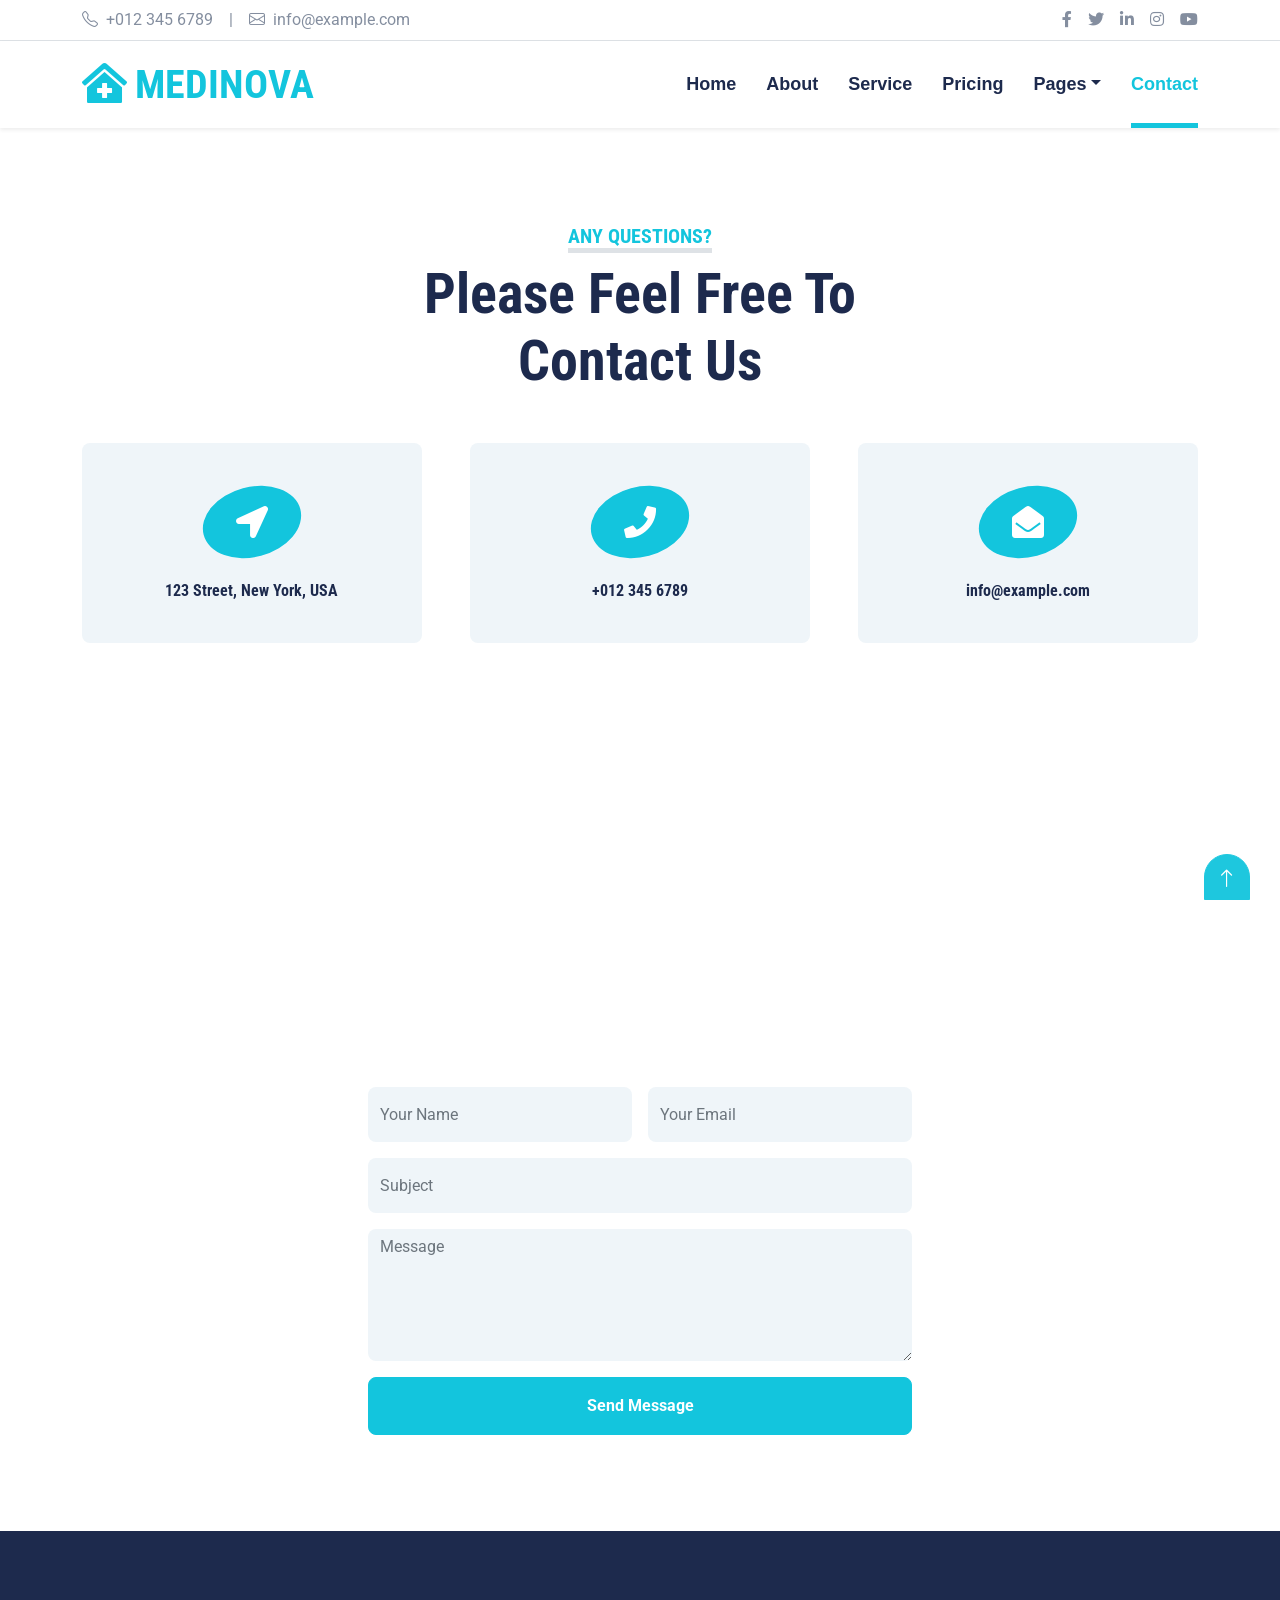
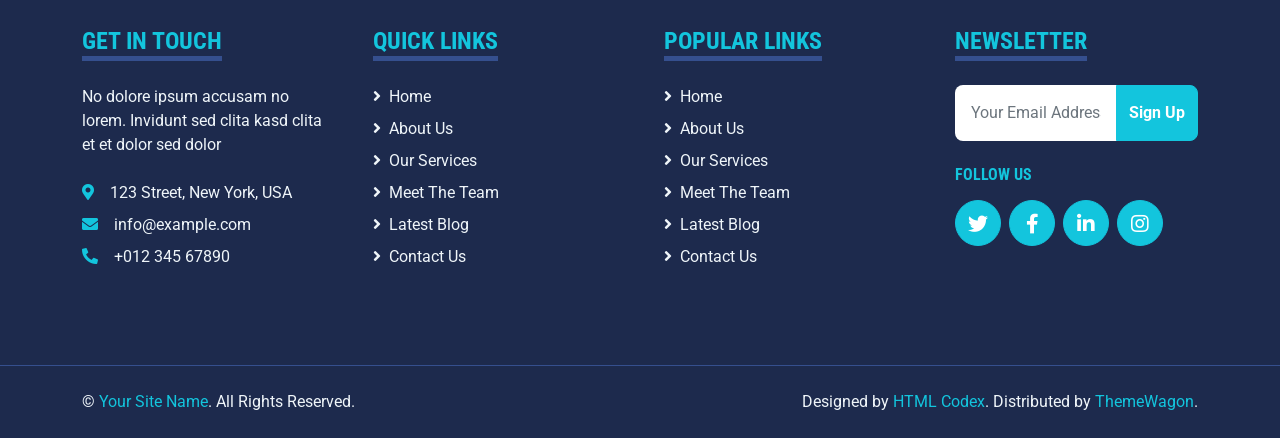
<file: contact.html>
<!DOCTYPE html>
<html lang="en">

<head>
    <meta charset="utf-8">
    <title>MEDINOVA - Hospital Website Template</title>
    <meta content="width=device-width, initial-scale=1.0" name="viewport">
    <meta content="Free HTML Templates" name="keywords">
    <meta content="Free HTML Templates" name="description">

    <!-- Favicon -->
    <link href="img/favicon.ico" rel="icon">

    <!-- Google Web Fonts -->
    <link rel="preconnect" href="https://fonts.gstatic.com">
    <link
        href="https://fonts.googleapis.com/css2?family=Roboto+Condensed:wght@400;700&family=Roboto:wght@400;700&display=swap"
        rel="stylesheet">

    <!-- Icon Font Stylesheet -->
    <link href="https://cdnjs.cloudflare.com/ajax/libs/font-awesome/5.15.0/css/all.min.css" rel="stylesheet">
    <link href="https://cdn.jsdelivr.net/npm/bootstrap-icons@1.4.1/font/bootstrap-icons.css" rel="stylesheet">

    <!-- Libraries Stylesheet -->
    <link href="lib/owlcarousel/assets/owl.carousel.min.css" rel="stylesheet">
    <link href="lib/tempusdominus/css/tempusdominus-bootstrap-4.min.css" rel="stylesheet" />

    <!-- Customized Bootstrap Stylesheet -->
    <link href="css/bootstrap.min.css" rel="stylesheet">

    <!-- Template Stylesheet -->
    <link href="css/style.css" rel="stylesheet">
</head>

<body>
    <!-- Topbar Start -->
    <div class="container-fluid py-2 border-bottom d-none d-lg-block">
        <div class="container">
            <div class="row">
                <div class="col-md-6 text-center text-lg-start mb-2 mb-lg-0">
                    <div class="d-inline-flex align-items-center">
                        <a class="text-decoration-none text-body pe-3" href="#!"><i
                                class="bi bi-telephone me-2"></i>+012
                            345 6789</a>
                        <span class="text-body">|</span>
                        <a class="text-decoration-none text-body px-3" href="#!"><i
                                class="bi bi-envelope me-2"></i>info@example.com</a>
                    </div>
                </div>
                <div class="col-md-6 text-center text-lg-end">
                    <div class="d-inline-flex align-items-center">
                        <a class="text-body px-2" href="#!">
                            <i class="fab fa-facebook-f"></i>
                        </a>
                        <a class="text-body px-2" href="#!">
                            <i class="fab fa-twitter"></i>
                        </a>
                        <a class="text-body px-2" href="#!">
                            <i class="fab fa-linkedin-in"></i>
                        </a>
                        <a class="text-body px-2" href="#!">
                            <i class="fab fa-instagram"></i>
                        </a>
                        <a class="text-body ps-2" href="#!">
                            <i class="fab fa-youtube"></i>
                        </a>
                    </div>
                </div>
            </div>
        </div>
    </div>
    <!-- Topbar End -->


    <!-- Navbar Start -->
    <div class="container-fluid sticky-top bg-white shadow-sm mb-5">
        <div class="container">
            <nav class="navbar navbar-expand-lg bg-white navbar-light py-3 py-lg-0">
                <a href="index.html" class="navbar-brand">
                    <h1 class="m-0 text-uppercase text-primary"><i class="fa fa-clinic-medical me-2"></i>Medinova</h1>
                </a>
                <button class="navbar-toggler" type="button" data-bs-toggle="collapse" data-bs-target="#navbarCollapse">
                    <span class="navbar-toggler-icon"></span>
                </button>
                <div class="collapse navbar-collapse" id="navbarCollapse">
                    <div class="navbar-nav ms-auto py-0">
                        <a href="index.html" class="nav-item nav-link">Home</a>
                        <a href="about.html" class="nav-item nav-link">About</a>
                        <a href="service.html" class="nav-item nav-link">Service</a>
                        <a href="price.html" class="nav-item nav-link">Pricing</a>
                        <div class="nav-item dropdown">
                            <a href="#" class="nav-link dropdown-toggle" data-bs-toggle="dropdown">Pages</a>
                            <div class="dropdown-menu m-0">
                                <a href="blog.html" class="dropdown-item">Blog Grid</a>
                                <a href="detail.html" class="dropdown-item">Blog Detail</a>
                                <a href="team.html" class="dropdown-item">The Team</a>
                                <a href="testimonial.html" class="dropdown-item">Testimonial</a>
                                <a href="appointment.html" class="dropdown-item">Appointment</a>
                                <a href="search.html" class="dropdown-item">Search</a>
                            </div>
                        </div>
                        <a href="contact.html" class="nav-item nav-link active">Contact</a>
                    </div>
                </div>
            </nav>
        </div>
    </div>
    <!-- Navbar End -->


    <!-- Contact Start -->
    <div class="container-fluid pt-5">
        <div class="container">
            <div class="text-center mx-auto mb-5" style="max-width: 500px;">
                <h5 class="d-inline-block text-primary text-uppercase border-bottom border-5">Any Questions?</h5>
                <h1 class="display-4">Please Feel Free To Contact Us</h1>
            </div>
            <div class="row g-5 mb-5">
                <div class="col-lg-4">
                    <div class="bg-light rounded d-flex flex-column align-items-center justify-content-center text-center"
                        style="height: 200px;">
                        <div class="d-flex align-items-center justify-content-center bg-primary rounded-circle mb-4"
                            style="width: 100px; height: 70px; transform: rotate(-15deg);">
                            <i class="fa fa-2x fa-location-arrow text-white" style="transform: rotate(15deg);"></i>
                        </div>
                        <h6 class="mb-0">123 Street, New York, USA</h6>
                    </div>
                </div>
                <div class="col-lg-4">
                    <div class="bg-light rounded d-flex flex-column align-items-center justify-content-center text-center"
                        style="height: 200px;">
                        <div class="d-flex align-items-center justify-content-center bg-primary rounded-circle mb-4"
                            style="width: 100px; height: 70px; transform: rotate(-15deg);">
                            <i class="fa fa-2x fa-phone text-white" style="transform: rotate(15deg);"></i>
                        </div>
                        <h6 class="mb-0">+012 345 6789</h6>
                    </div>
                </div>
                <div class="col-lg-4">
                    <div class="bg-light rounded d-flex flex-column align-items-center justify-content-center text-center"
                        style="height: 200px;">
                        <div class="d-flex align-items-center justify-content-center bg-primary rounded-circle mb-4"
                            style="width: 100px; height: 70px; transform: rotate(-15deg);">
                            <i class="fa fa-2x fa-envelope-open text-white" style="transform: rotate(15deg);"></i>
                        </div>
                        <h6 class="mb-0">info@example.com</h6>
                    </div>
                </div>
            </div>
            <div class="row">
                <div class="col-12" style="height: 500px;">
                    <div class="position-relative h-100">
                        <iframe class="position-relative w-100 h-100"
                            src="https://www.google.com/maps/embed?pb=!1m18!1m12!1m3!1d3001156.4288297426!2d-78.01371936852176!3d42.72876761954724!2m3!1f0!2f0!3f0!3m2!1i1024!2i768!4f13.1!3m3!1m2!1s0x4ccc4bf0f123a5a9%3A0xddcfc6c1de189567!2sNew%20York%2C%20USA!5e0!3m2!1sen!2sbd!4v1603794290143!5m2!1sen!2sbd"
                            frameborder="0" style="border:0;" allowfullscreen="" aria-hidden="false"
                            tabindex="0"></iframe>
                    </div>
                </div>
            </div>
            <div class="row justify-content-center position-relative" style="margin-top: -200px; z-index: 1;">
                <div class="col-lg-8">
                    <div class="bg-white rounded p-5 m-5 mb-0">
                        <form>
                            <div class="row g-3">
                                <div class="col-12 col-sm-6">
                                    <input type="text" class="form-control bg-light border-0" placeholder="Your Name"
                                        style="height: 55px;">
                                </div>
                                <div class="col-12 col-sm-6">
                                    <input type="email" class="form-control bg-light border-0" placeholder="Your Email"
                                        style="height: 55px;">
                                </div>
                                <div class="col-12">
                                    <input type="text" class="form-control bg-light border-0" placeholder="Subject"
                                        style="height: 55px;">
                                </div>
                                <div class="col-12">
                                    <textarea class="form-control bg-light border-0" rows="5"
                                        placeholder="Message"></textarea>
                                </div>
                                <div class="col-12">
                                    <button class="btn btn-primary w-100 py-3" type="submit">Send Message</button>
                                </div>
                            </div>
                        </form>
                    </div>
                </div>
            </div>
        </div>
    </div>
    <!-- Contact End -->


    <!-- Footer Start -->
    <div class="container-fluid bg-dark text-light mt-5 py-5">
        <div class="container py-5">
            <div class="row g-5">
                <div class="col-lg-3 col-md-6">
                    <h4 class="d-inline-block text-primary text-uppercase border-bottom border-5 border-secondary mb-4">
                        Get In Touch</h4>
                    <p class="mb-4">No dolore ipsum accusam no lorem. Invidunt sed clita kasd clita et et dolor sed
                        dolor</p>
                    <p class="mb-2"><i class="fa fa-map-marker-alt text-primary me-3"></i>123 Street, New York, USA</p>
                    <p class="mb-2"><i class="fa fa-envelope text-primary me-3"></i>info@example.com</p>
                    <p class="mb-0"><i class="fa fa-phone-alt text-primary me-3"></i>+012 345 67890</p>
                </div>
                <div class="col-lg-3 col-md-6">
                    <h4 class="d-inline-block text-primary text-uppercase border-bottom border-5 border-secondary mb-4">
                        Quick Links</h4>
                    <div class="d-flex flex-column justify-content-start">
                        <a class="text-light mb-2" href="#!"><i class="fa fa-angle-right me-2"></i>Home</a>
                        <a class="text-light mb-2" href="#!"><i class="fa fa-angle-right me-2"></i>About Us</a>
                        <a class="text-light mb-2" href="#!"><i class="fa fa-angle-right me-2"></i>Our Services</a>
                        <a class="text-light mb-2" href="#!"><i class="fa fa-angle-right me-2"></i>Meet The Team</a>
                        <a class="text-light mb-2" href="#!"><i class="fa fa-angle-right me-2"></i>Latest Blog</a>
                        <a class="text-light" href="#!"><i class="fa fa-angle-right me-2"></i>Contact Us</a>
                    </div>
                </div>
                <div class="col-lg-3 col-md-6">
                    <h4 class="d-inline-block text-primary text-uppercase border-bottom border-5 border-secondary mb-4">
                        Popular Links</h4>
                    <div class="d-flex flex-column justify-content-start">
                        <a class="text-light mb-2" href="#!"><i class="fa fa-angle-right me-2"></i>Home</a>
                        <a class="text-light mb-2" href="#!"><i class="fa fa-angle-right me-2"></i>About Us</a>
                        <a class="text-light mb-2" href="#!"><i class="fa fa-angle-right me-2"></i>Our Services</a>
                        <a class="text-light mb-2" href="#!"><i class="fa fa-angle-right me-2"></i>Meet The Team</a>
                        <a class="text-light mb-2" href="#!"><i class="fa fa-angle-right me-2"></i>Latest Blog</a>
                        <a class="text-light" href="#!"><i class="fa fa-angle-right me-2"></i>Contact Us</a>
                    </div>
                </div>
                <div class="col-lg-3 col-md-6">
                    <h4 class="d-inline-block text-primary text-uppercase border-bottom border-5 border-secondary mb-4">
                        Newsletter</h4>
                    <form action="">
                        <div class="input-group">
                            <input type="text" class="form-control p-3 border-0" placeholder="Your Email Address">
                            <button class="btn btn-primary">Sign Up</button>
                        </div>
                    </form>
                    <h6 class="text-primary text-uppercase mt-4 mb-3">Follow Us</h6>
                    <div class="d-flex">
                        <a class="btn btn-lg btn-primary btn-lg-square rounded-circle me-2" href="#!"><i
                                class="fab fa-twitter"></i></a>
                        <a class="btn btn-lg btn-primary btn-lg-square rounded-circle me-2" href="#!"><i
                                class="fab fa-facebook-f"></i></a>
                        <a class="btn btn-lg btn-primary btn-lg-square rounded-circle me-2" href="#!"><i
                                class="fab fa-linkedin-in"></i></a>
                        <a class="btn btn-lg btn-primary btn-lg-square rounded-circle" href="#!"><i
                                class="fab fa-instagram"></i></a>
                    </div>
                </div>
            </div>
        </div>
    </div>
    <div class="container-fluid bg-dark text-light border-top border-secondary py-4">
        <div class="container">
            <div class="row g-5">
                <div class="col-md-6 text-center text-md-start">
                    <p class="mb-md-0">&copy; <a class="text-primary" href="#!">Your Site Name</a>. All Rights Reserved.
                    </p>
                </div>
                <div class="col-md-6 text-center text-md-end">
                    <p class="mb-0">Designed by <a class="text-primary" href="https://htmlcodex.com"
                            target="_blank">HTML Codex</a>. Distributed by <a href="https://themewagon.com"
                            target="_blank">ThemeWagon</a>.</p>
                </div>
            </div>
        </div>
    </div>
    <!-- Footer End -->


    <!-- Back to Top -->
    <a href="#!" class="btn btn-lg btn-primary btn-lg-square back-to-top"><i class="bi bi-arrow-up"></i></a>


    <!-- JavaScript Libraries -->
    <script src="https://code.jquery.com/jquery-3.4.1.min.js"></script>
    <script src="https://cdn.jsdelivr.net/npm/bootstrap@5.0.0/dist/js/bootstrap.bundle.min.js"></script>
    <script src="lib/easing/easing.min.js"></script>
    <script src="lib/waypoints/waypoints.min.js"></script>
    <script src="lib/owlcarousel/owl.carousel.min.js"></script>
    <script src="lib/tempusdominus/js/moment.min.js"></script>
    <script src="lib/tempusdominus/js/moment-timezone.min.js"></script>
    <script src="lib/tempusdominus/js/tempusdominus-bootstrap-4.min.js"></script>

    <!-- Template Javascript -->
    <script src="js/main.js"></script>
</body>

</html>
</file>
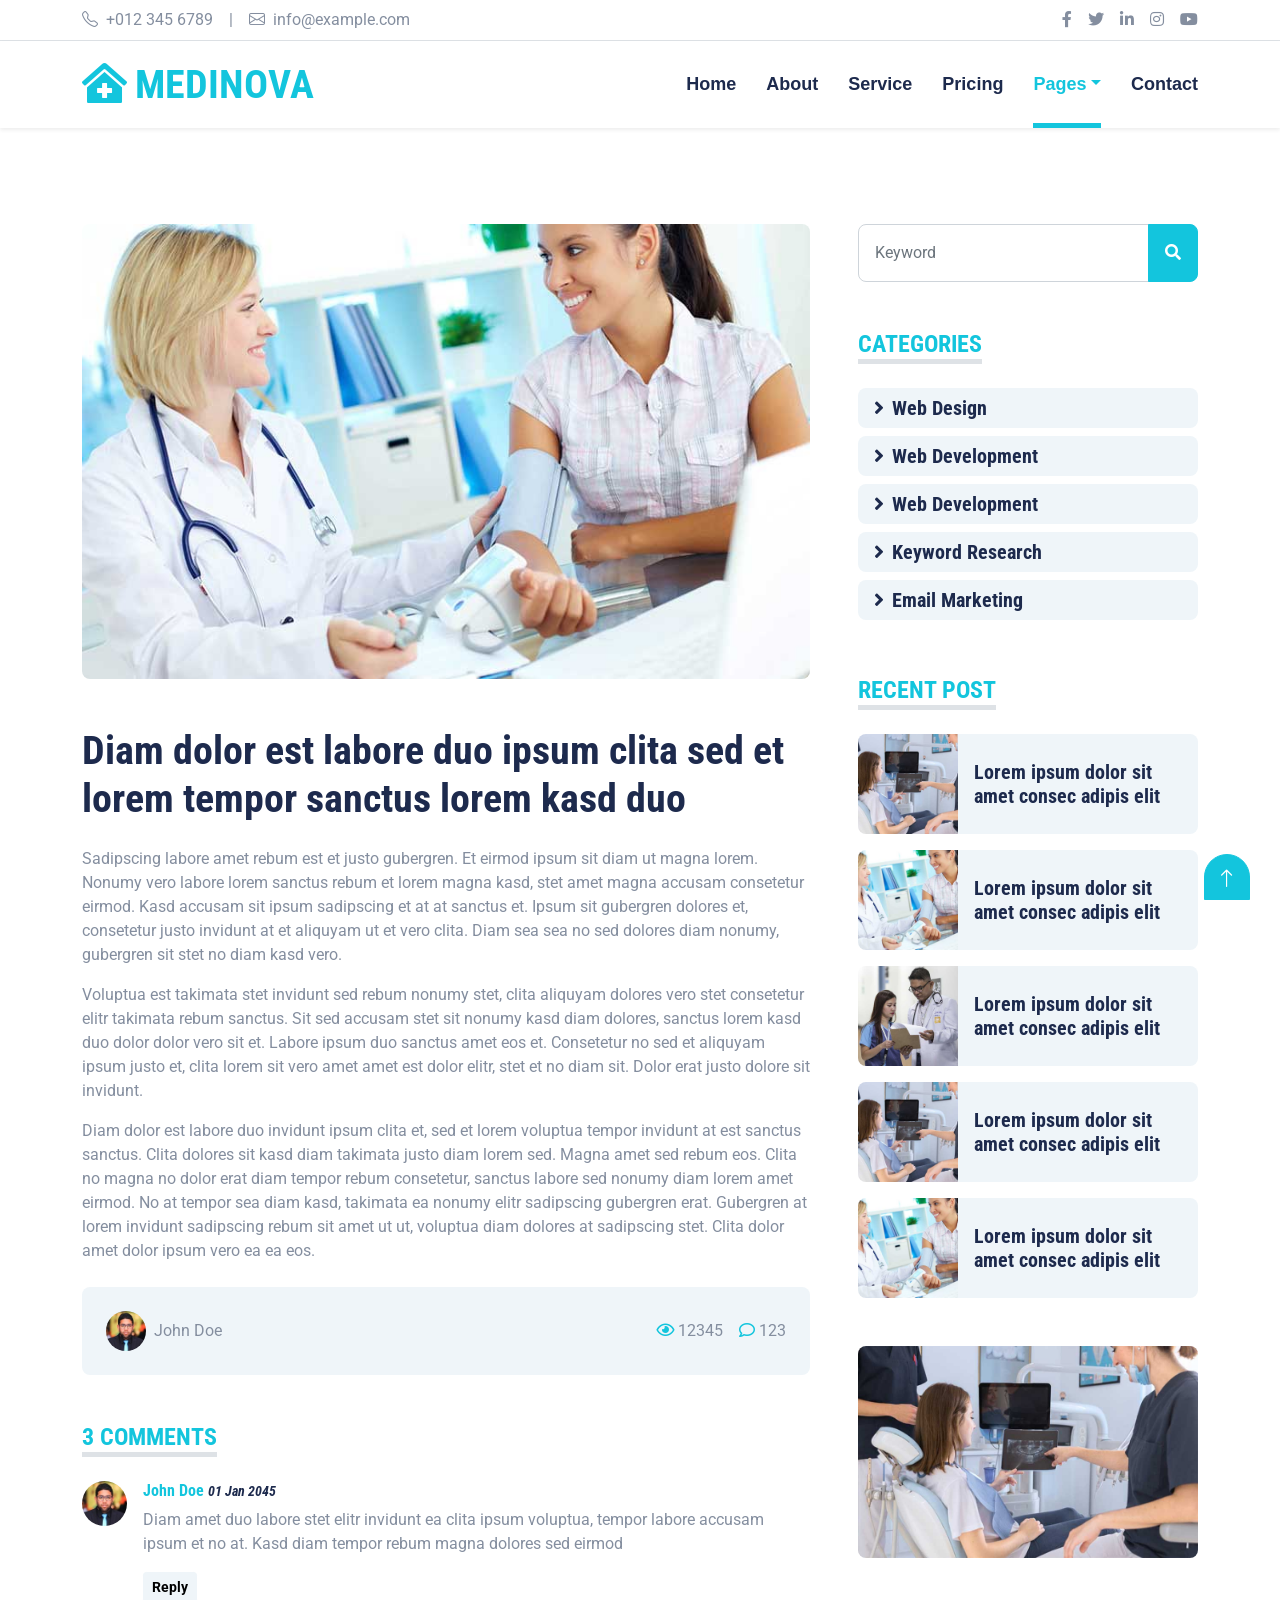
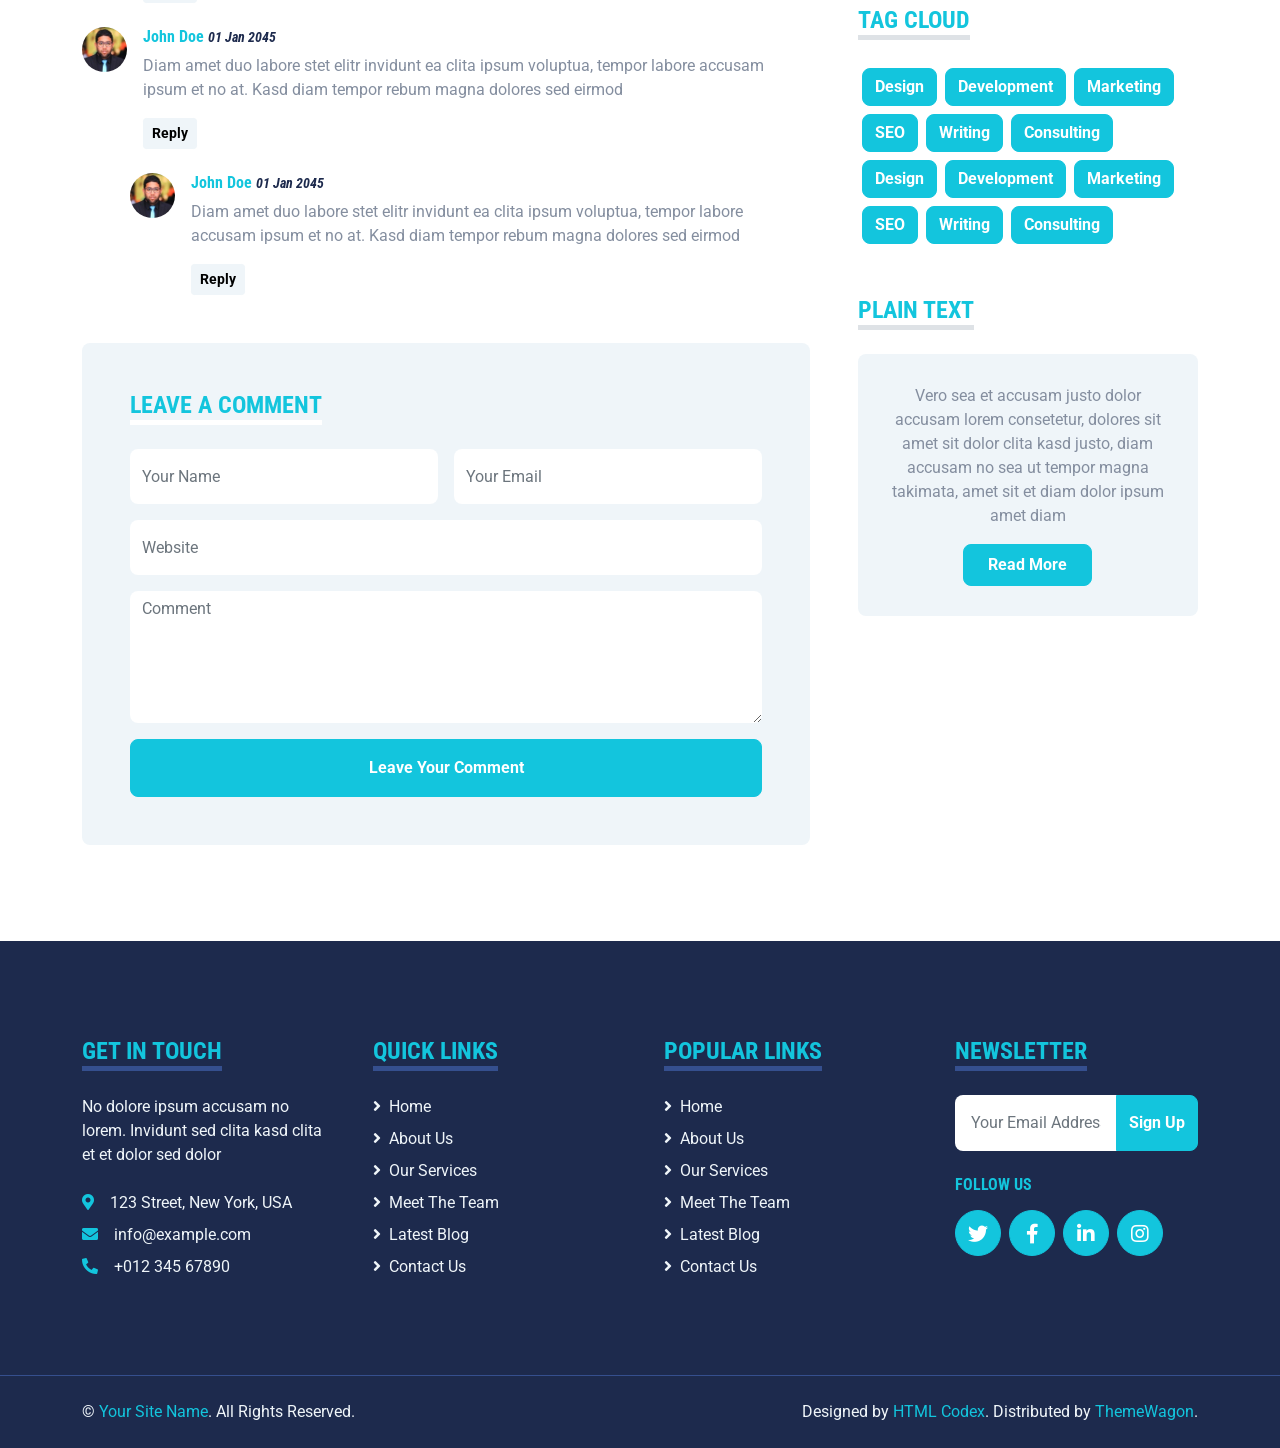
<file: detail.html>
<!DOCTYPE html>
<html lang="en">

<head>
    <meta charset="utf-8">
    <title>MEDINOVA - Hospital Website Template</title>
    <meta content="width=device-width, initial-scale=1.0" name="viewport">
    <meta content="Free HTML Templates" name="keywords">
    <meta content="Free HTML Templates" name="description">

    <!-- Favicon -->
    <link href="img/favicon.ico" rel="icon">

    <!-- Google Web Fonts -->
    <link rel="preconnect" href="https://fonts.gstatic.com">
    <link
        href="https://fonts.googleapis.com/css2?family=Roboto+Condensed:wght@400;700&family=Roboto:wght@400;700&display=swap"
        rel="stylesheet">

    <!-- Icon Font Stylesheet -->
    <link href="https://cdnjs.cloudflare.com/ajax/libs/font-awesome/5.15.0/css/all.min.css" rel="stylesheet">
    <link href="https://cdn.jsdelivr.net/npm/bootstrap-icons@1.4.1/font/bootstrap-icons.css" rel="stylesheet">

    <!-- Libraries Stylesheet -->
    <link href="lib/owlcarousel/assets/owl.carousel.min.css" rel="stylesheet">
    <link href="lib/tempusdominus/css/tempusdominus-bootstrap-4.min.css" rel="stylesheet" />

    <!-- Customized Bootstrap Stylesheet -->
    <link href="css/bootstrap.min.css" rel="stylesheet">

    <!-- Template Stylesheet -->
    <link href="css/style.css" rel="stylesheet">
</head>

<body>
    <!-- Topbar Start -->
    <div class="container-fluid py-2 border-bottom d-none d-lg-block">
        <div class="container">
            <div class="row">
                <div class="col-md-6 text-center text-lg-start mb-2 mb-lg-0">
                    <div class="d-inline-flex align-items-center">
                        <a class="text-decoration-none text-body pe-3" href="#!"><i
                                class="bi bi-telephone me-2"></i>+012
                            345 6789</a>
                        <span class="text-body">|</span>
                        <a class="text-decoration-none text-body px-3" href="#!"><i
                                class="bi bi-envelope me-2"></i>info@example.com</a>
                    </div>
                </div>
                <div class="col-md-6 text-center text-lg-end">
                    <div class="d-inline-flex align-items-center">
                        <a class="text-body px-2" href="#!">
                            <i class="fab fa-facebook-f"></i>
                        </a>
                        <a class="text-body px-2" href="#!">
                            <i class="fab fa-twitter"></i>
                        </a>
                        <a class="text-body px-2" href="#!">
                            <i class="fab fa-linkedin-in"></i>
                        </a>
                        <a class="text-body px-2" href="#!">
                            <i class="fab fa-instagram"></i>
                        </a>
                        <a class="text-body ps-2" href="#!">
                            <i class="fab fa-youtube"></i>
                        </a>
                    </div>
                </div>
            </div>
        </div>
    </div>
    <!-- Topbar End -->


    <!-- Navbar Start -->
    <div class="container-fluid sticky-top bg-white shadow-sm mb-5">
        <div class="container">
            <nav class="navbar navbar-expand-lg bg-white navbar-light py-3 py-lg-0">
                <a href="index.html" class="navbar-brand">
                    <h1 class="m-0 text-uppercase text-primary"><i class="fa fa-clinic-medical me-2"></i>Medinova</h1>
                </a>
                <button class="navbar-toggler" type="button" data-bs-toggle="collapse" data-bs-target="#navbarCollapse">
                    <span class="navbar-toggler-icon"></span>
                </button>
                <div class="collapse navbar-collapse" id="navbarCollapse">
                    <div class="navbar-nav ms-auto py-0">
                        <a href="index.html" class="nav-item nav-link">Home</a>
                        <a href="about.html" class="nav-item nav-link">About</a>
                        <a href="service.html" class="nav-item nav-link">Service</a>
                        <a href="price.html" class="nav-item nav-link">Pricing</a>
                        <div class="nav-item dropdown">
                            <a href="#" class="nav-link dropdown-toggle active" data-bs-toggle="dropdown">Pages</a>
                            <div class="dropdown-menu m-0">
                                <a href="blog.html" class="dropdown-item">Blog Grid</a>
                                <a href="detail.html" class="dropdown-item active">Blog Detail</a>
                                <a href="team.html" class="dropdown-item">The Team</a>
                                <a href="testimonial.html" class="dropdown-item">Testimonial</a>
                                <a href="appointment.html" class="dropdown-item">Appointment</a>
                                <a href="search.html" class="dropdown-item">Search</a>
                            </div>
                        </div>
                        <a href="contact.html" class="nav-item nav-link">Contact</a>
                    </div>
                </div>
            </nav>
        </div>
    </div>
    <!-- Navbar End -->


    <!-- Blog Start -->
    <div class="container py-5">
        <div class="row g-5">
            <div class="col-lg-8">
                <!-- Blog Detail Start -->
                <div class="mb-5">
                    <img class="img-fluid w-100 rounded mb-5" src="img/blog-2.jpg" alt="">
                    <h1 class="mb-4">Diam dolor est labore duo ipsum clita sed et lorem tempor sanctus lorem kasd duo
                    </h1>
                    <p>Sadipscing labore amet rebum est et justo gubergren. Et eirmod ipsum sit diam ut
                        magna lorem. Nonumy vero labore lorem sanctus rebum et lorem magna kasd, stet
                        amet magna accusam consetetur eirmod. Kasd accusam sit ipsum sadipscing et at at
                        sanctus et. Ipsum sit gubergren dolores et, consetetur justo invidunt at et
                        aliquyam ut et vero clita. Diam sea sea no sed dolores diam nonumy, gubergren
                        sit stet no diam kasd vero.</p>
                    <p>Voluptua est takimata stet invidunt sed rebum nonumy stet, clita aliquyam dolores
                        vero stet consetetur elitr takimata rebum sanctus. Sit sed accusam stet sit
                        nonumy kasd diam dolores, sanctus lorem kasd duo dolor dolor vero sit et. Labore
                        ipsum duo sanctus amet eos et. Consetetur no sed et aliquyam ipsum justo et,
                        clita lorem sit vero amet amet est dolor elitr, stet et no diam sit. Dolor erat
                        justo dolore sit invidunt.</p>
                    <p>Diam dolor est labore duo invidunt ipsum clita et, sed et lorem voluptua tempor
                        invidunt at est sanctus sanctus. Clita dolores sit kasd diam takimata justo diam
                        lorem sed. Magna amet sed rebum eos. Clita no magna no dolor erat diam tempor
                        rebum consetetur, sanctus labore sed nonumy diam lorem amet eirmod. No at tempor
                        sea diam kasd, takimata ea nonumy elitr sadipscing gubergren erat. Gubergren at
                        lorem invidunt sadipscing rebum sit amet ut ut, voluptua diam dolores at
                        sadipscing stet. Clita dolor amet dolor ipsum vero ea ea eos.</p>
                    <div class="d-flex justify-content-between bg-light rounded p-4 mt-4 mb-4">
                        <div class="d-flex align-items-center">
                            <img class="rounded-circle me-2" src="img/user.jpg" width="40" height="40" alt="">
                            <span>John Doe</span>
                        </div>
                        <div class="d-flex align-items-center">
                            <span class="ms-3"><i class="far fa-eye text-primary me-1"></i>12345</span>
                            <span class="ms-3"><i class="far fa-comment text-primary me-1"></i>123</span>
                        </div>
                    </div>
                </div>
                <!-- Blog Detail End -->

                <!-- Comment List Start -->
                <div class="mb-5">
                    <h4 class="d-inline-block text-primary text-uppercase border-bottom border-5 mb-4">3 Comments</h4>
                    <div class="d-flex mb-4">
                        <img src="img/user.jpg" class="img-fluid rounded-circle" style="width: 45px; height: 45px;">
                        <div class="ps-3">
                            <h6><a href="#!">John Doe</a> <small><i>01 Jan 2045</i></small></h6>
                            <p>Diam amet duo labore stet elitr invidunt ea clita ipsum voluptua, tempor labore
                                accusam ipsum et no at. Kasd diam tempor rebum magna dolores sed eirmod</p>
                            <button class="btn btn-sm btn-light">Reply</button>
                        </div>
                    </div>
                    <div class="d-flex mb-4">
                        <img src="img/user.jpg" class="img-fluid rounded-circle" style="width: 45px; height: 45px;">
                        <div class="ps-3">
                            <h6><a href="#!">John Doe</a> <small><i>01 Jan 2045</i></small></h6>
                            <p>Diam amet duo labore stet elitr invidunt ea clita ipsum voluptua, tempor labore
                                accusam ipsum et no at. Kasd diam tempor rebum magna dolores sed eirmod</p>
                            <button class="btn btn-sm btn-light">Reply</button>
                        </div>
                    </div>
                    <div class="d-flex ms-5 mb-4">
                        <img src="img/user.jpg" class="img-fluid rounded-circle" style="width: 45px; height: 45px;">
                        <div class="ps-3">
                            <h6><a href="#!">John Doe</a> <small><i>01 Jan 2045</i></small></h6>
                            <p>Diam amet duo labore stet elitr invidunt ea clita ipsum voluptua, tempor labore
                                accusam ipsum et no at. Kasd diam tempor rebum magna dolores sed eirmod</p>
                            <button class="btn btn-sm btn-light">Reply</button>
                        </div>
                    </div>
                </div>
                <!-- Comment List End -->

                <!-- Comment Form Start -->
                <div class="bg-light rounded p-5">
                    <h4 class="d-inline-block text-primary text-uppercase border-bottom border-5 border-white mb-4">
                        Leave a comment</h4>
                    <form>
                        <div class="row g-3">
                            <div class="col-12 col-sm-6">
                                <input type="text" class="form-control bg-white border-0" placeholder="Your Name"
                                    style="height: 55px;">
                            </div>
                            <div class="col-12 col-sm-6">
                                <input type="email" class="form-control bg-white border-0" placeholder="Your Email"
                                    style="height: 55px;">
                            </div>
                            <div class="col-12">
                                <input type="text" class="form-control bg-white border-0" placeholder="Website"
                                    style="height: 55px;">
                            </div>
                            <div class="col-12">
                                <textarea class="form-control bg-white border-0" rows="5"
                                    placeholder="Comment"></textarea>
                            </div>
                            <div class="col-12">
                                <button class="btn btn-primary w-100 py-3" type="submit">Leave Your Comment</button>
                            </div>
                        </div>
                    </form>
                </div>
                <!-- Comment Form End -->
            </div>

            <!-- Sidebar Start -->
            <div class="col-lg-4">
                <!-- Search Form Start -->
                <div class="mb-5">
                    <div class="input-group">
                        <input type="text" class="form-control p-3" placeholder="Keyword">
                        <button class="btn btn-primary px-3"><i class="fa fa-search"></i></button>
                    </div>
                </div>
                <!-- Search Form End -->

                <!-- Category Start -->
                <div class="mb-5">
                    <h4 class="d-inline-block text-primary text-uppercase border-bottom border-5 mb-4">Categories</h4>
                    <div class="d-flex flex-column justify-content-start">
                        <a class="h5 bg-light rounded py-2 px-3 mb-2" href="#!"><i
                                class="fa fa-angle-right me-2"></i>Web
                            Design</a>
                        <a class="h5 bg-light rounded py-2 px-3 mb-2" href="#!"><i
                                class="fa fa-angle-right me-2"></i>Web
                            Development</a>
                        <a class="h5 bg-light rounded py-2 px-3 mb-2" href="#!"><i
                                class="fa fa-angle-right me-2"></i>Web
                            Development</a>
                        <a class="h5 bg-light rounded py-2 px-3 mb-2" href="#!"><i
                                class="fa fa-angle-right me-2"></i>Keyword Research</a>
                        <a class="h5 bg-light rounded py-2 px-3 mb-2" href="#!"><i
                                class="fa fa-angle-right me-2"></i>Email Marketing</a>
                    </div>
                </div>
                <!-- Category End -->

                <!-- Recent Post Start -->
                <div class="mb-5">
                    <h4 class="d-inline-block text-primary text-uppercase border-bottom border-5 mb-4">Recent Post</h4>
                    <div class="d-flex rounded overflow-hidden mb-3">
                        <img class="img-fluid" src="img/blog-1.jpg"
                            style="width: 100px; height: 100px; object-fit: cover;" alt="">
                        <a href="#!" class="h5 d-flex align-items-center bg-light px-3 mb-0">Lorem ipsum dolor sit amet
                            consec adipis elit
                        </a>
                    </div>
                    <div class="d-flex rounded overflow-hidden mb-3">
                        <img class="img-fluid" src="img/blog-2.jpg"
                            style="width: 100px; height: 100px; object-fit: cover;" alt="">
                        <a href="#!" class="h5 d-flex align-items-center bg-light px-3 mb-0">Lorem ipsum dolor sit amet
                            consec adipis elit
                        </a>
                    </div>
                    <div class="d-flex rounded overflow-hidden mb-3">
                        <img class="img-fluid" src="img/blog-3.jpg"
                            style="width: 100px; height: 100px; object-fit: cover;" alt="">
                        <a href="#!" class="h5 d-flex align-items-center bg-light px-3 mb-0">Lorem ipsum dolor sit amet
                            consec adipis elit
                        </a>
                    </div>
                    <div class="d-flex rounded overflow-hidden mb-3">
                        <img class="img-fluid" src="img/blog-1.jpg"
                            style="width: 100px; height: 100px; object-fit: cover;" alt="">
                        <a href="#!" class="h5 d-flex align-items-center bg-light px-3 mb-0">Lorem ipsum dolor sit amet
                            consec adipis elit
                        </a>
                    </div>
                    <div class="d-flex rounded overflow-hidden mb-3">
                        <img class="img-fluid" src="img/blog-2.jpg"
                            style="width: 100px; height: 100px; object-fit: cover;" alt="">
                        <a href="#!" class="h5 d-flex align-items-center bg-light px-3 mb-0">Lorem ipsum dolor sit amet
                            consec adipis elit
                        </a>
                    </div>
                </div>
                <!-- Recent Post End -->

                <!-- Image Start -->
                <div class="mb-5">
                    <img src="img/blog-1.jpg" alt="" class="img-fluid rounded">
                </div>
                <!-- Image End -->

                <!-- Tags Start -->
                <div class="mb-5">
                    <h4 class="d-inline-block text-primary text-uppercase border-bottom border-5 mb-4">Tag Cloud</h4>
                    <div class="d-flex flex-wrap m-n1">
                        <a href="#!" class="btn btn-primary m-1">Design</a>
                        <a href="#!" class="btn btn-primary m-1">Development</a>
                        <a href="#!" class="btn btn-primary m-1">Marketing</a>
                        <a href="#!" class="btn btn-primary m-1">SEO</a>
                        <a href="#!" class="btn btn-primary m-1">Writing</a>
                        <a href="#!" class="btn btn-primary m-1">Consulting</a>
                        <a href="#!" class="btn btn-primary m-1">Design</a>
                        <a href="#!" class="btn btn-primary m-1">Development</a>
                        <a href="#!" class="btn btn-primary m-1">Marketing</a>
                        <a href="#!" class="btn btn-primary m-1">SEO</a>
                        <a href="#!" class="btn btn-primary m-1">Writing</a>
                        <a href="#!" class="btn btn-primary m-1">Consulting</a>
                    </div>
                </div>
                <!-- Tags End -->

                <!-- Plain Text Start -->
                <div>
                    <h4 class="d-inline-block text-primary text-uppercase border-bottom border-5 mb-4">Plain Text</h4>
                    <div class="bg-light rounded text-center" style="padding: 30px;">
                        <p>Vero sea et accusam justo dolor accusam lorem consetetur, dolores sit amet sit dolor clita
                            kasd justo, diam accusam no sea ut tempor magna takimata, amet sit et diam dolor ipsum amet
                            diam</p>
                        <a href="#!" class="btn btn-primary py-2 px-4">Read More</a>
                    </div>
                </div>
                <!-- Plain Text End -->
            </div>
            <!-- Sidebar End -->
        </div>
    </div>
    <!-- Blog End -->


    <!-- Footer Start -->
    <div class="container-fluid bg-dark text-light mt-5 py-5">
        <div class="container py-5">
            <div class="row g-5">
                <div class="col-lg-3 col-md-6">
                    <h4 class="d-inline-block text-primary text-uppercase border-bottom border-5 border-secondary mb-4">
                        Get In Touch</h4>
                    <p class="mb-4">No dolore ipsum accusam no lorem. Invidunt sed clita kasd clita et et dolor sed
                        dolor</p>
                    <p class="mb-2"><i class="fa fa-map-marker-alt text-primary me-3"></i>123 Street, New York, USA</p>
                    <p class="mb-2"><i class="fa fa-envelope text-primary me-3"></i>info@example.com</p>
                    <p class="mb-0"><i class="fa fa-phone-alt text-primary me-3"></i>+012 345 67890</p>
                </div>
                <div class="col-lg-3 col-md-6">
                    <h4 class="d-inline-block text-primary text-uppercase border-bottom border-5 border-secondary mb-4">
                        Quick Links</h4>
                    <div class="d-flex flex-column justify-content-start">
                        <a class="text-light mb-2" href="#!"><i class="fa fa-angle-right me-2"></i>Home</a>
                        <a class="text-light mb-2" href="#!"><i class="fa fa-angle-right me-2"></i>About Us</a>
                        <a class="text-light mb-2" href="#!"><i class="fa fa-angle-right me-2"></i>Our Services</a>
                        <a class="text-light mb-2" href="#!"><i class="fa fa-angle-right me-2"></i>Meet The Team</a>
                        <a class="text-light mb-2" href="#!"><i class="fa fa-angle-right me-2"></i>Latest Blog</a>
                        <a class="text-light" href="#!"><i class="fa fa-angle-right me-2"></i>Contact Us</a>
                    </div>
                </div>
                <div class="col-lg-3 col-md-6">
                    <h4 class="d-inline-block text-primary text-uppercase border-bottom border-5 border-secondary mb-4">
                        Popular Links</h4>
                    <div class="d-flex flex-column justify-content-start">
                        <a class="text-light mb-2" href="#!"><i class="fa fa-angle-right me-2"></i>Home</a>
                        <a class="text-light mb-2" href="#!"><i class="fa fa-angle-right me-2"></i>About Us</a>
                        <a class="text-light mb-2" href="#!"><i class="fa fa-angle-right me-2"></i>Our Services</a>
                        <a class="text-light mb-2" href="#!"><i class="fa fa-angle-right me-2"></i>Meet The Team</a>
                        <a class="text-light mb-2" href="#!"><i class="fa fa-angle-right me-2"></i>Latest Blog</a>
                        <a class="text-light" href="#!"><i class="fa fa-angle-right me-2"></i>Contact Us</a>
                    </div>
                </div>
                <div class="col-lg-3 col-md-6">
                    <h4 class="d-inline-block text-primary text-uppercase border-bottom border-5 border-secondary mb-4">
                        Newsletter</h4>
                    <form action="">
                        <div class="input-group">
                            <input type="text" class="form-control p-3 border-0" placeholder="Your Email Address">
                            <button class="btn btn-primary">Sign Up</button>
                        </div>
                    </form>
                    <h6 class="text-primary text-uppercase mt-4 mb-3">Follow Us</h6>
                    <div class="d-flex">
                        <a class="btn btn-lg btn-primary btn-lg-square rounded-circle me-2" href="#!"><i
                                class="fab fa-twitter"></i></a>
                        <a class="btn btn-lg btn-primary btn-lg-square rounded-circle me-2" href="#!"><i
                                class="fab fa-facebook-f"></i></a>
                        <a class="btn btn-lg btn-primary btn-lg-square rounded-circle me-2" href="#!"><i
                                class="fab fa-linkedin-in"></i></a>
                        <a class="btn btn-lg btn-primary btn-lg-square rounded-circle" href="#!"><i
                                class="fab fa-instagram"></i></a>
                    </div>
                </div>
            </div>
        </div>
    </div>
    <div class="container-fluid bg-dark text-light border-top border-secondary py-4">
        <div class="container">
            <div class="row g-5">
                <div class="col-md-6 text-center text-md-start">
                    <p class="mb-md-0">&copy; <a class="text-primary" href="#!">Your Site Name</a>. All Rights Reserved.
                    </p>
                </div>
                <div class="col-md-6 text-center text-md-end">
                    <p class="mb-0">Designed by <a class="text-primary" href="https://htmlcodex.com"
                            target="_blank">HTML Codex</a>. Distributed by <a href="https://themewagon.com"
                            target="_blank">ThemeWagon</a>.</p>
                </div>
            </div>
        </div>
    </div>
    <!-- Footer End -->


    <!-- Back to Top -->
    <a href="#!" class="btn btn-lg btn-primary btn-lg-square back-to-top"><i class="bi bi-arrow-up"></i></a>


    <!-- JavaScript Libraries -->
    <script src="https://code.jquery.com/jquery-3.4.1.min.js"></script>
    <script src="https://cdn.jsdelivr.net/npm/bootstrap@5.0.0/dist/js/bootstrap.bundle.min.js"></script>
    <script src="lib/easing/easing.min.js"></script>
    <script src="lib/waypoints/waypoints.min.js"></script>
    <script src="lib/owlcarousel/owl.carousel.min.js"></script>
    <script src="lib/tempusdominus/js/moment.min.js"></script>
    <script src="lib/tempusdominus/js/moment-timezone.min.js"></script>
    <script src="lib/tempusdominus/js/tempusdominus-bootstrap-4.min.js"></script>

    <!-- Template Javascript -->
    <script src="js/main.js"></script>
</body>

</html>
</file>
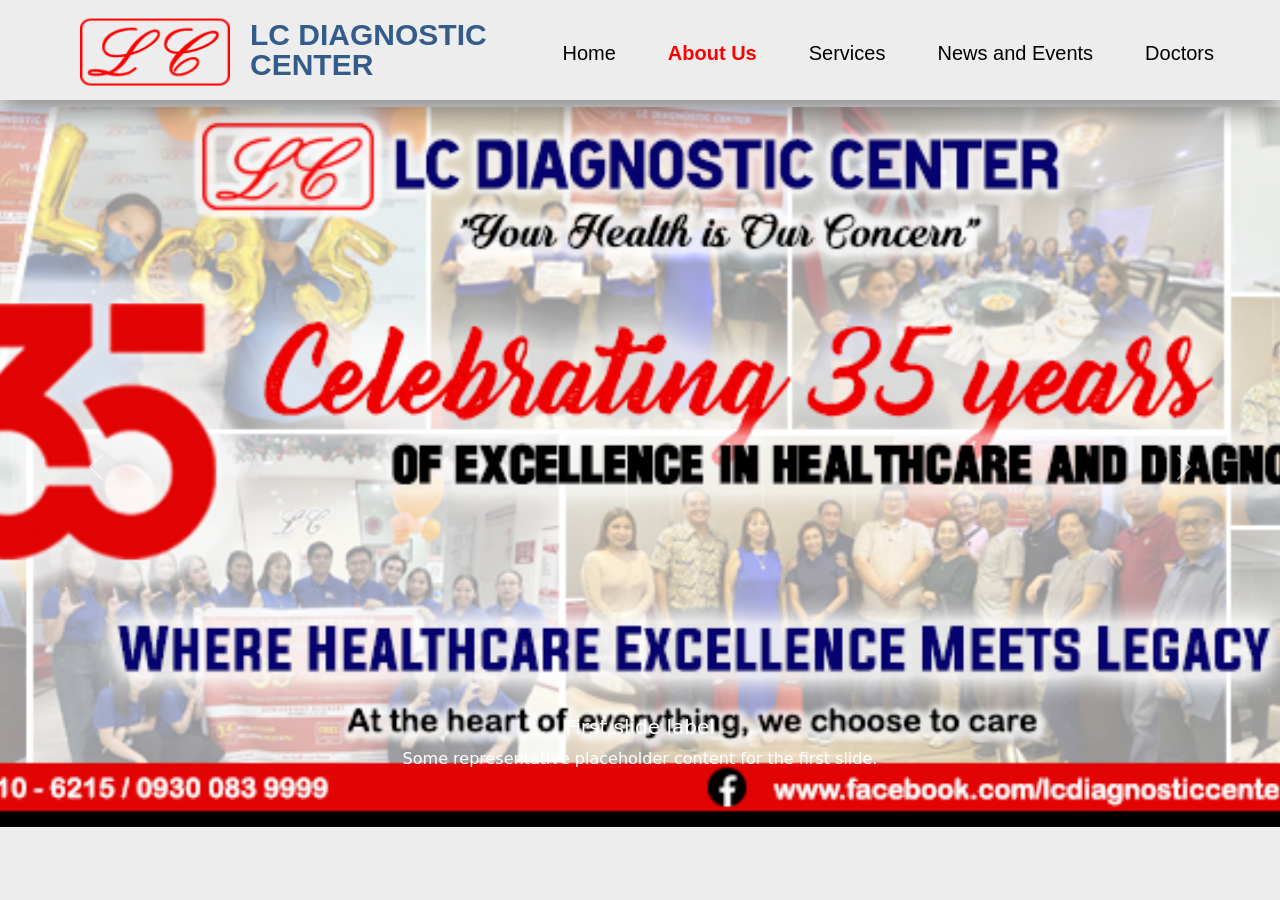
<file: doctors.html>
<!DOCTYPE html>
<html>
<head>
  <title>LC DIAGNOSTIC CENTER</title>
  <link
    href="https://cdn.jsdelivr.net/npm/bootstrap@5.3.3/dist/css/bootstrap.min.css"
    rel="stylesheet"
  >

   <link
    href="style.css"
    rel="stylesheet"
  >

    <link rel="icon" type="image/png" href="favicon.png">

  <link href="https://fonts.googleapis.com/css2?family=Anton&display=swap" rel="stylesheet">

<script src="https://cdn.jsdelivr.net/npm/bootstrap@5.3.3/dist/js/bootstrap.bundle.min.js"></script>


  
</head>
<body>

  <nav class="Header">

      <p style="font-family: Arial;color: #335C8A;font-size: 30px; position: absolute; margin-left: 250px; margin-top: 12px; font-weight:800">LC DIAGNOSTIC</p>
      <p style="font-family: Arial;color: #335C8A;font-size: 30px; position: absolute; margin-left: 250px; margin-top: 42px; font-weight:800">CENTER</p>
    

    <img src="logo.png" alt="Website Logo" width="150" height="130" style="position: absolute; top: -15px; left: 80px;">    

<ul class="nav justify-content-end"; STYLE = "font-size: 15pt; font-family: arial; height:100px">


  
  <li class="nav-item">
    <a class="nav-link" href="index.html">Home</a>
  </li>
  <li class="nav-item">
    <a class="nav-link active" aria-current="page" href="#" style = "color:red; font-weight: bold;">About Us</a>
  </li>
  <li class="nav-item">
    <a class="nav-link" href="#">Services</a>
  </li>
  <li class="nav-item">
   <a class="nav-link" href="#">News and Events</a>
  </li>
    <li class="nav-item">
   <a class="nav-link"; Style="margin-right: 50px;" href="#">Doctors</a>
  </li>
</ul>

    </nav>

<div id="carouselExampleFade" class="carousel slide carousel-fade" data-bs-ride="carousel" style="margin-top:7px">
  <div class="carousel-inner">
    <div class="carousel-item active" data-bs-interval="3000" style="background-image: url('my-images/slide 1.jpg');">
      <div class="carousel-caption d-none d-md-block">
        <h5>First slide label</h5>
        <p>Some representative placeholder content for the first slide.</p>
      </div>
    </div>
    <div class="carousel-item" data-bs-interval="3000" style="background-image: url('my-images/slide 2.jpg');">
      <div class="carousel-caption d-none d-md-block">
        <h5>Second slide label</h5>
        <p>Some representative placeholder content for the second slide.</p>
      </div>
    </div>
    <div class="carousel-item" data-bs-interval="3000" style="background-image: url('my-images/slide 3.jpg');">
      <div class="carousel-caption d-none d-md-block">
        <h5>Third slide label</h5>
        <p>Some representative placeholder content for the third slide.</p>
      </div>
    </div>
  </div>

  <!-- Controls -->
  <button class="carousel-control-prev" type="button" data-bs-target="#carouselExampleFade" data-bs-slide="prev">
    <span class="carousel-control-prev-icon" aria-hidden="true"></span>
    <span class="visually-hidden">Previous</span>
  </button>
  <button class="carousel-control-next" type="button" data-bs-target="#carouselExampleFade" data-bs-slide="next">
    <span class="carousel-control-next-icon" aria-hidden="true"></span>
    <span class="visually-hidden">Next</span>
  </button>
</div>
  
  
  
  <script src="https://cdn.jsdelivr.net/npm/bootstrap@5.3.3/dist/js/bootstrap.bundle.min.js"></script>
  <script src="script.js"></script>
</body>
</html>
</file>
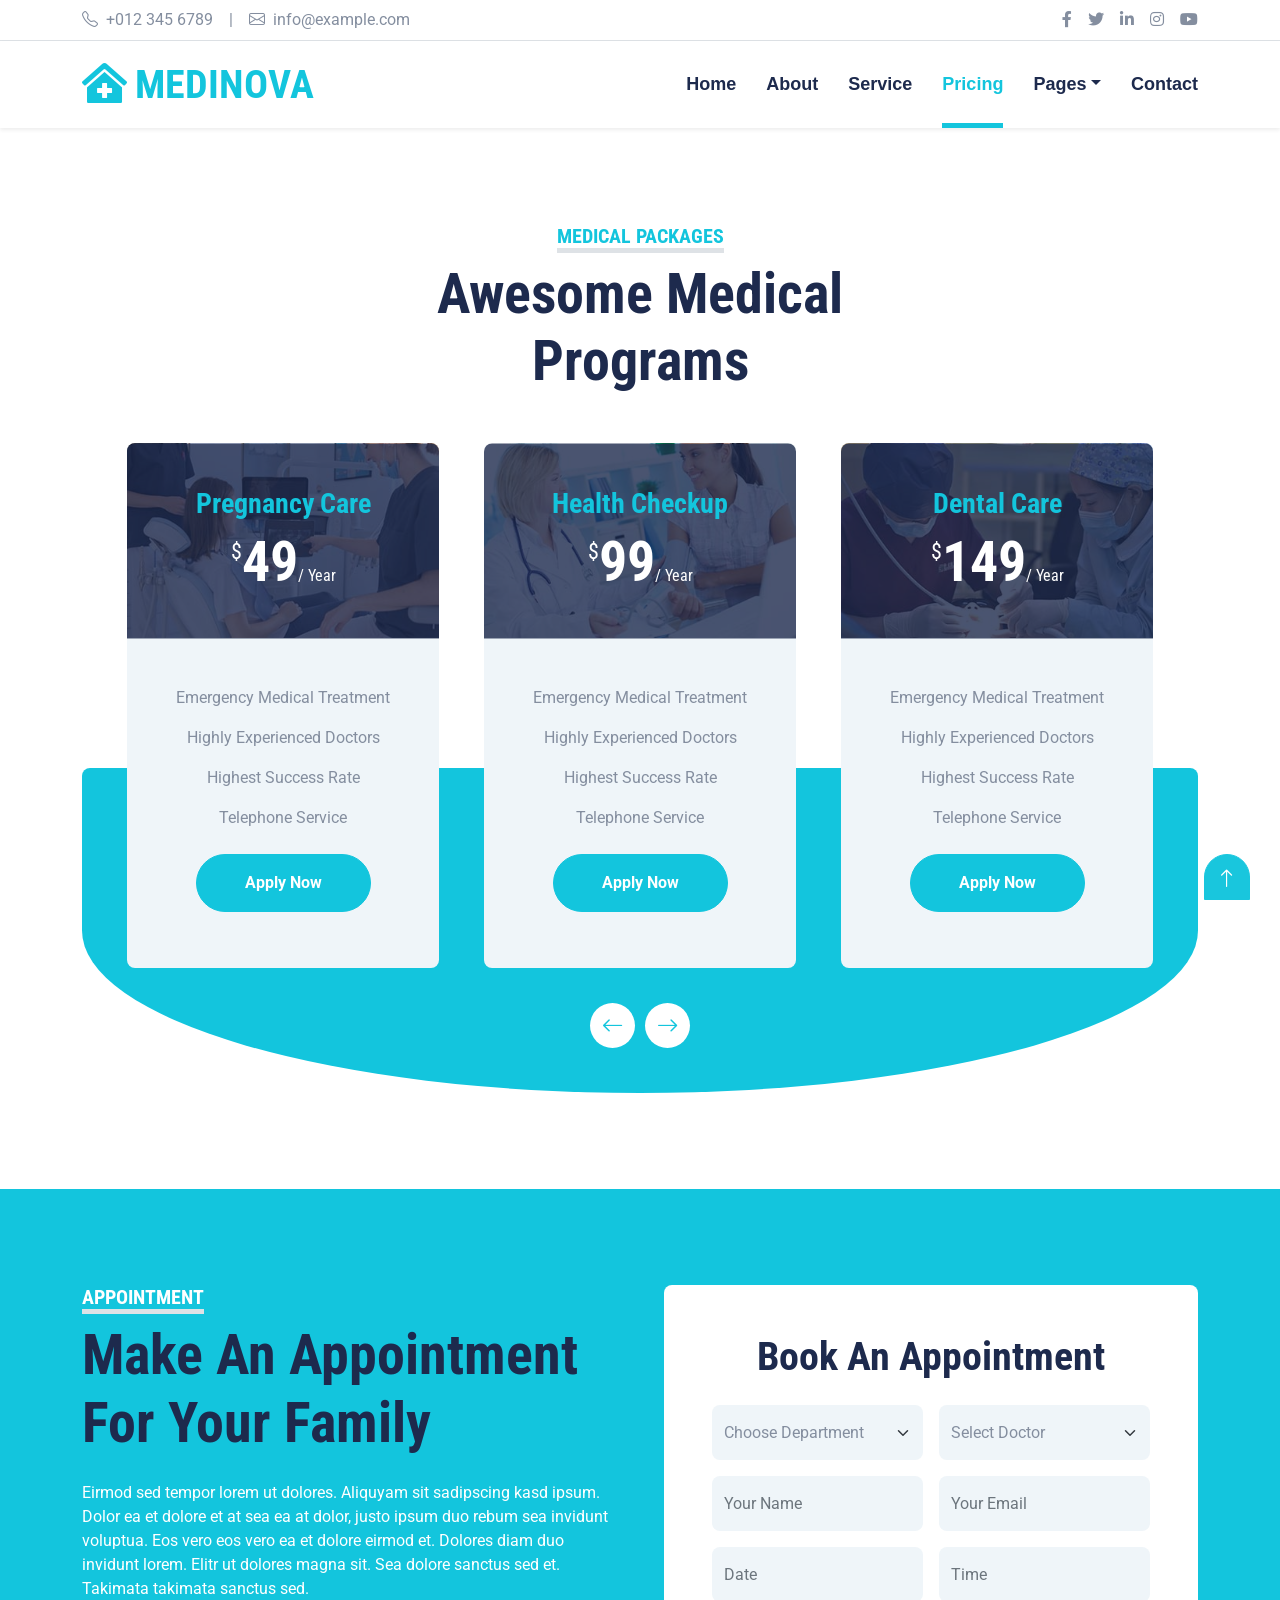
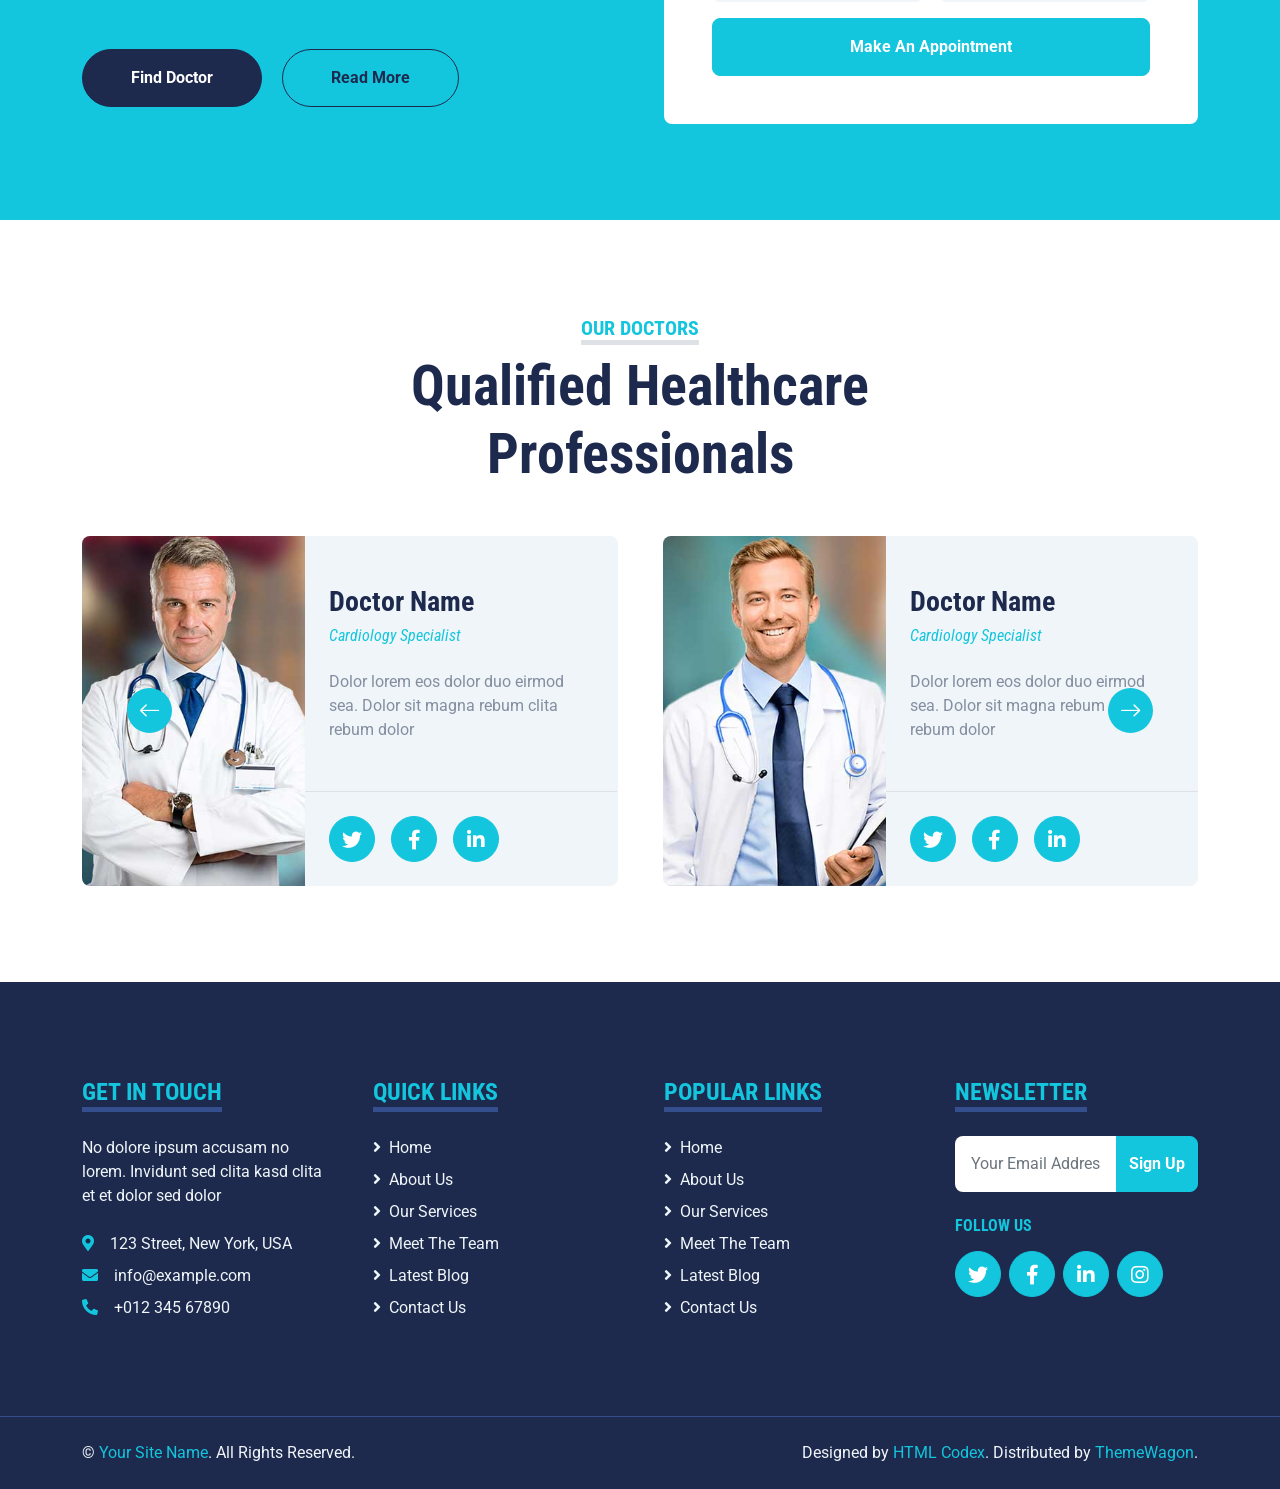
<file: price.html>
<!DOCTYPE html>
<html lang="en">

<head>
    <meta charset="utf-8">
    <title>MEDINOVA - Hospital Website Template</title>
    <meta content="width=device-width, initial-scale=1.0" name="viewport">
    <meta content="Free HTML Templates" name="keywords">
    <meta content="Free HTML Templates" name="description">

    <!-- Favicon -->
    <link href="img/favicon.ico" rel="icon">

    <!-- Google Web Fonts -->
    <link rel="preconnect" href="https://fonts.gstatic.com">
    <link
        href="https://fonts.googleapis.com/css2?family=Roboto+Condensed:wght@400;700&family=Roboto:wght@400;700&display=swap"
        rel="stylesheet">

    <!-- Icon Font Stylesheet -->
    <link href="https://cdnjs.cloudflare.com/ajax/libs/font-awesome/5.15.0/css/all.min.css" rel="stylesheet">
    <link href="https://cdn.jsdelivr.net/npm/bootstrap-icons@1.4.1/font/bootstrap-icons.css" rel="stylesheet">

    <!-- Libraries Stylesheet -->
    <link href="lib/owlcarousel/assets/owl.carousel.min.css" rel="stylesheet">
    <link href="lib/tempusdominus/css/tempusdominus-bootstrap-4.min.css" rel="stylesheet" />

    <!-- Customized Bootstrap Stylesheet -->
    <link href="css/bootstrap.min.css" rel="stylesheet">

    <!-- Template Stylesheet -->
    <link href="css/style.css" rel="stylesheet">
</head>

<body>
    <!-- Topbar Start -->
    <div class="container-fluid py-2 border-bottom d-none d-lg-block">
        <div class="container">
            <div class="row">
                <div class="col-md-6 text-center text-lg-start mb-2 mb-lg-0">
                    <div class="d-inline-flex align-items-center">
                        <a class="text-decoration-none text-body pe-3" href="#!"><i
                                class="bi bi-telephone me-2"></i>+012
                            345 6789</a>
                        <span class="text-body">|</span>
                        <a class="text-decoration-none text-body px-3" href="#!"><i
                                class="bi bi-envelope me-2"></i>info@example.com</a>
                    </div>
                </div>
                <div class="col-md-6 text-center text-lg-end">
                    <div class="d-inline-flex align-items-center">
                        <a class="text-body px-2" href="#!">
                            <i class="fab fa-facebook-f"></i>
                        </a>
                        <a class="text-body px-2" href="#!">
                            <i class="fab fa-twitter"></i>
                        </a>
                        <a class="text-body px-2" href="#!">
                            <i class="fab fa-linkedin-in"></i>
                        </a>
                        <a class="text-body px-2" href="#!">
                            <i class="fab fa-instagram"></i>
                        </a>
                        <a class="text-body ps-2" href="#!">
                            <i class="fab fa-youtube"></i>
                        </a>
                    </div>
                </div>
            </div>
        </div>
    </div>
    <!-- Topbar End -->


    <!-- Navbar Start -->
    <div class="container-fluid sticky-top bg-white shadow-sm mb-5">
        <div class="container">
            <nav class="navbar navbar-expand-lg bg-white navbar-light py-3 py-lg-0">
                <a href="index.html" class="navbar-brand">
                    <h1 class="m-0 text-uppercase text-primary"><i class="fa fa-clinic-medical me-2"></i>Medinova</h1>
                </a>
                <button class="navbar-toggler" type="button" data-bs-toggle="collapse" data-bs-target="#navbarCollapse">
                    <span class="navbar-toggler-icon"></span>
                </button>
                <div class="collapse navbar-collapse" id="navbarCollapse">
                    <div class="navbar-nav ms-auto py-0">
                        <a href="index.html" class="nav-item nav-link">Home</a>
                        <a href="about.html" class="nav-item nav-link">About</a>
                        <a href="service.html" class="nav-item nav-link">Service</a>
                        <a href="price.html" class="nav-item nav-link active">Pricing</a>
                        <div class="nav-item dropdown">
                            <a href="#" class="nav-link dropdown-toggle" data-bs-toggle="dropdown">Pages</a>
                            <div class="dropdown-menu m-0">
                                <a href="blog.html" class="dropdown-item">Blog Grid</a>
                                <a href="detail.html" class="dropdown-item">Blog Detail</a>
                                <a href="team.html" class="dropdown-item">The Team</a>
                                <a href="testimonial.html" class="dropdown-item">Testimonial</a>
                                <a href="appointment.html" class="dropdown-item">Appointment</a>
                                <a href="search.html" class="dropdown-item">Search</a>
                            </div>
                        </div>
                        <a href="contact.html" class="nav-item nav-link">Contact</a>
                    </div>
                </div>
            </nav>
        </div>
    </div>
    <!-- Navbar End -->


    <!-- Pricing Plan Start -->
    <div class="container-fluid py-5">
        <div class="container">
            <div class="text-center mx-auto mb-5" style="max-width: 500px;">
                <h5 class="d-inline-block text-primary text-uppercase border-bottom border-5">Medical Packages</h5>
                <h1 class="display-4">Awesome Medical Programs</h1>
            </div>
            <div class="owl-carousel price-carousel position-relative" style="padding: 0 45px 45px 45px;">
                <div class="bg-light rounded text-center">
                    <div class="position-relative">
                        <img class="img-fluid rounded-top" src="img/price-1.jpg" alt="">
                        <div class="position-absolute w-100 h-100 top-50 start-50 translate-middle rounded-top d-flex flex-column align-items-center justify-content-center"
                            style="background: rgba(29, 42, 77, .8);">
                            <h3 class="text-primary">Pregnancy Care</h3>
                            <h1 class="display-4 text-white mb-0">
                                <small class="align-top fw-normal"
                                    style="font-size: 22px; line-height: 45px;">$</small>49<small
                                    class="align-bottom fw-normal" style="font-size: 16px; line-height: 40px;">/
                                    Year</small>
                            </h1>
                        </div>
                    </div>
                    <div class="text-center py-5">
                        <p>Emergency Medical Treatment</p>
                        <p>Highly Experienced Doctors</p>
                        <p>Highest Success Rate</p>
                        <p>Telephone Service</p>
                        <a href="#!" class="btn btn-primary rounded-pill py-3 px-5 my-2">Apply Now</a>
                    </div>
                </div>
                <div class="bg-light rounded text-center">
                    <div class="position-relative">
                        <img class="img-fluid rounded-top" src="img/price-2.jpg" alt="">
                        <div class="position-absolute w-100 h-100 top-50 start-50 translate-middle rounded-top d-flex flex-column align-items-center justify-content-center"
                            style="background: rgba(29, 42, 77, .8);">
                            <h3 class="text-primary">Health Checkup</h3>
                            <h1 class="display-4 text-white mb-0">
                                <small class="align-top fw-normal"
                                    style="font-size: 22px; line-height: 45px;">$</small>99<small
                                    class="align-bottom fw-normal" style="font-size: 16px; line-height: 40px;">/
                                    Year</small>
                            </h1>
                        </div>
                    </div>
                    <div class="text-center py-5">
                        <p>Emergency Medical Treatment</p>
                        <p>Highly Experienced Doctors</p>
                        <p>Highest Success Rate</p>
                        <p>Telephone Service</p>
                        <a href="#!" class="btn btn-primary rounded-pill py-3 px-5 my-2">Apply Now</a>
                    </div>
                </div>
                <div class="bg-light rounded text-center">
                    <div class="position-relative">
                        <img class="img-fluid rounded-top" src="img/price-3.jpg" alt="">
                        <div class="position-absolute w-100 h-100 top-50 start-50 translate-middle rounded-top d-flex flex-column align-items-center justify-content-center"
                            style="background: rgba(29, 42, 77, .8);">
                            <h3 class="text-primary">Dental Care</h3>
                            <h1 class="display-4 text-white mb-0">
                                <small class="align-top fw-normal"
                                    style="font-size: 22px; line-height: 45px;">$</small>149<small
                                    class="align-bottom fw-normal" style="font-size: 16px; line-height: 40px;">/
                                    Year</small>
                            </h1>
                        </div>
                    </div>
                    <div class="text-center py-5">
                        <p>Emergency Medical Treatment</p>
                        <p>Highly Experienced Doctors</p>
                        <p>Highest Success Rate</p>
                        <p>Telephone Service</p>
                        <a href="#!" class="btn btn-primary rounded-pill py-3 px-5 my-2">Apply Now</a>
                    </div>
                </div>
                <div class="bg-light rounded text-center">
                    <div class="position-relative">
                        <img class="img-fluid rounded-top" src="img/price-4.jpg" alt="">
                        <div class="position-absolute w-100 h-100 top-50 start-50 translate-middle rounded-top d-flex flex-column align-items-center justify-content-center"
                            style="background: rgba(29, 42, 77, .8);">
                            <h3 class="text-primary">Operation & Surgery</h3>
                            <h1 class="display-4 text-white mb-0">
                                <small class="align-top fw-normal"
                                    style="font-size: 22px; line-height: 45px;">$</small>199<small
                                    class="align-bottom fw-normal" style="font-size: 16px; line-height: 40px;">/
                                    Year</small>
                            </h1>
                        </div>
                    </div>
                    <div class="text-center py-5">
                        <p>Emergency Medical Treatment</p>
                        <p>Highly Experienced Doctors</p>
                        <p>Highest Success Rate</p>
                        <p>Telephone Service</p>
                        <a href="#!" class="btn btn-primary rounded-pill py-3 px-5 my-2">Apply Now</a>
                    </div>
                </div>
            </div>
        </div>
    </div>
    <!-- Pricing Plan End -->


    <!-- Appointment Start -->
    <div class="container-fluid bg-primary my-5 py-5">
        <div class="container py-5">
            <div class="row gx-5">
                <div class="col-lg-6 mb-5 mb-lg-0">
                    <div class="mb-4">
                        <h5 class="d-inline-block text-white text-uppercase border-bottom border-5">Appointment</h5>
                        <h1 class="display-4">Make An Appointment For Your Family</h1>
                    </div>
                    <p class="text-white mb-5">Eirmod sed tempor lorem ut dolores. Aliquyam sit sadipscing kasd ipsum.
                        Dolor ea et dolore et at sea ea at dolor, justo ipsum duo rebum sea invidunt voluptua. Eos vero
                        eos vero ea et dolore eirmod et. Dolores diam duo invidunt lorem. Elitr ut dolores magna sit.
                        Sea dolore sanctus sed et. Takimata takimata sanctus sed.</p>
                    <a class="btn btn-dark rounded-pill py-3 px-5 me-3" href="#!">Find Doctor</a>
                    <a class="btn btn-outline-dark rounded-pill py-3 px-5" href="#!">Read More</a>
                </div>
                <div class="col-lg-6">
                    <div class="bg-white text-center rounded p-5">
                        <h1 class="mb-4">Book An Appointment</h1>
                        <form>
                            <div class="row g-3">
                                <div class="col-12 col-sm-6">
                                    <select class="form-select bg-light border-0" style="height: 55px;">
                                        <option selected>Choose Department</option>
                                        <option value="1">Department 1</option>
                                        <option value="2">Department 2</option>
                                        <option value="3">Department 3</option>
                                    </select>
                                </div>
                                <div class="col-12 col-sm-6">
                                    <select class="form-select bg-light border-0" style="height: 55px;">
                                        <option selected>Select Doctor</option>
                                        <option value="1">Doctor 1</option>
                                        <option value="2">Doctor 2</option>
                                        <option value="3">Doctor 3</option>
                                    </select>
                                </div>
                                <div class="col-12 col-sm-6">
                                    <input type="text" class="form-control bg-light border-0" placeholder="Your Name"
                                        style="height: 55px;">
                                </div>
                                <div class="col-12 col-sm-6">
                                    <input type="email" class="form-control bg-light border-0" placeholder="Your Email"
                                        style="height: 55px;">
                                </div>
                                <div class="col-12 col-sm-6">
                                    <div class="date" id="date" data-target-input="nearest">
                                        <input type="text" class="form-control bg-light border-0 datetimepicker-input"
                                            placeholder="Date" data-target="#date" data-toggle="datetimepicker"
                                            style="height: 55px;">
                                    </div>
                                </div>
                                <div class="col-12 col-sm-6">
                                    <div class="time" id="time" data-target-input="nearest">
                                        <input type="text" class="form-control bg-light border-0 datetimepicker-input"
                                            placeholder="Time" data-target="#time" data-toggle="datetimepicker"
                                            style="height: 55px;">
                                    </div>
                                </div>
                                <div class="col-12">
                                    <button class="btn btn-primary w-100 py-3" type="submit">Make An
                                        Appointment</button>
                                </div>
                            </div>
                        </form>
                    </div>
                </div>
            </div>
        </div>
    </div>
    <!-- Appointment End -->


    <!-- Team Start -->
    <div class="container-fluid py-5">
        <div class="container">
            <div class="text-center mx-auto mb-5" style="max-width: 500px;">
                <h5 class="d-inline-block text-primary text-uppercase border-bottom border-5">Our Doctors</h5>
                <h1 class="display-4">Qualified Healthcare Professionals</h1>
            </div>
            <div class="owl-carousel team-carousel position-relative">
                <div class="team-item">
                    <div class="row g-0 bg-light rounded overflow-hidden">
                        <div class="col-12 col-sm-5 h-100">
                            <img class="img-fluid h-100" src="img/team-1.jpg" style="object-fit: cover;">
                        </div>
                        <div class="col-12 col-sm-7 h-100 d-flex flex-column">
                            <div class="mt-auto p-4">
                                <h3>Doctor Name</h3>
                                <h6 class="fw-normal fst-italic text-primary mb-4">Cardiology Specialist</h6>
                                <p class="m-0">Dolor lorem eos dolor duo eirmod sea. Dolor sit magna rebum clita rebum
                                    dolor</p>
                            </div>
                            <div class="d-flex mt-auto border-top p-4">
                                <a class="btn btn-lg btn-primary btn-lg-square rounded-circle me-3" href="#!"><i
                                        class="fab fa-twitter"></i></a>
                                <a class="btn btn-lg btn-primary btn-lg-square rounded-circle me-3" href="#!"><i
                                        class="fab fa-facebook-f"></i></a>
                                <a class="btn btn-lg btn-primary btn-lg-square rounded-circle" href="#!"><i
                                        class="fab fa-linkedin-in"></i></a>
                            </div>
                        </div>
                    </div>
                </div>
                <div class="team-item">
                    <div class="row g-0 bg-light rounded overflow-hidden">
                        <div class="col-12 col-sm-5 h-100">
                            <img class="img-fluid h-100" src="img/team-2.jpg" style="object-fit: cover;">
                        </div>
                        <div class="col-12 col-sm-7 h-100 d-flex flex-column">
                            <div class="mt-auto p-4">
                                <h3>Doctor Name</h3>
                                <h6 class="fw-normal fst-italic text-primary mb-4">Cardiology Specialist</h6>
                                <p class="m-0">Dolor lorem eos dolor duo eirmod sea. Dolor sit magna rebum clita rebum
                                    dolor</p>
                            </div>
                            <div class="d-flex mt-auto border-top p-4">
                                <a class="btn btn-lg btn-primary btn-lg-square rounded-circle me-3" href="#!"><i
                                        class="fab fa-twitter"></i></a>
                                <a class="btn btn-lg btn-primary btn-lg-square rounded-circle me-3" href="#!"><i
                                        class="fab fa-facebook-f"></i></a>
                                <a class="btn btn-lg btn-primary btn-lg-square rounded-circle" href="#!"><i
                                        class="fab fa-linkedin-in"></i></a>
                            </div>
                        </div>
                    </div>
                </div>
                <div class="team-item">
                    <div class="row g-0 bg-light rounded overflow-hidden">
                        <div class="col-12 col-sm-5 h-100">
                            <img class="img-fluid h-100" src="img/team-3.jpg" style="object-fit: cover;">
                        </div>
                        <div class="col-12 col-sm-7 h-100 d-flex flex-column">
                            <div class="mt-auto p-4">
                                <h3>Doctor Name</h3>
                                <h6 class="fw-normal fst-italic text-primary mb-4">Cardiology Specialist</h6>
                                <p class="m-0">Dolor lorem eos dolor duo eirmod sea. Dolor sit magna rebum clita rebum
                                    dolor</p>
                            </div>
                            <div class="d-flex mt-auto border-top p-4">
                                <a class="btn btn-lg btn-primary btn-lg-square rounded-circle me-3" href="#!"><i
                                        class="fab fa-twitter"></i></a>
                                <a class="btn btn-lg btn-primary btn-lg-square rounded-circle me-3" href="#!"><i
                                        class="fab fa-facebook-f"></i></a>
                                <a class="btn btn-lg btn-primary btn-lg-square rounded-circle" href="#!"><i
                                        class="fab fa-linkedin-in"></i></a>
                            </div>
                        </div>
                    </div>
                </div>
            </div>
        </div>
    </div>
    <!-- Team End -->


    <!-- Footer Start -->
    <div class="container-fluid bg-dark text-light mt-5 py-5">
        <div class="container py-5">
            <div class="row g-5">
                <div class="col-lg-3 col-md-6">
                    <h4 class="d-inline-block text-primary text-uppercase border-bottom border-5 border-secondary mb-4">
                        Get In Touch</h4>
                    <p class="mb-4">No dolore ipsum accusam no lorem. Invidunt sed clita kasd clita et et dolor sed
                        dolor</p>
                    <p class="mb-2"><i class="fa fa-map-marker-alt text-primary me-3"></i>123 Street, New York, USA</p>
                    <p class="mb-2"><i class="fa fa-envelope text-primary me-3"></i>info@example.com</p>
                    <p class="mb-0"><i class="fa fa-phone-alt text-primary me-3"></i>+012 345 67890</p>
                </div>
                <div class="col-lg-3 col-md-6">
                    <h4 class="d-inline-block text-primary text-uppercase border-bottom border-5 border-secondary mb-4">
                        Quick Links</h4>
                    <div class="d-flex flex-column justify-content-start">
                        <a class="text-light mb-2" href="#!"><i class="fa fa-angle-right me-2"></i>Home</a>
                        <a class="text-light mb-2" href="#!"><i class="fa fa-angle-right me-2"></i>About Us</a>
                        <a class="text-light mb-2" href="#!"><i class="fa fa-angle-right me-2"></i>Our Services</a>
                        <a class="text-light mb-2" href="#!"><i class="fa fa-angle-right me-2"></i>Meet The Team</a>
                        <a class="text-light mb-2" href="#!"><i class="fa fa-angle-right me-2"></i>Latest Blog</a>
                        <a class="text-light" href="#!"><i class="fa fa-angle-right me-2"></i>Contact Us</a>
                    </div>
                </div>
                <div class="col-lg-3 col-md-6">
                    <h4 class="d-inline-block text-primary text-uppercase border-bottom border-5 border-secondary mb-4">
                        Popular Links</h4>
                    <div class="d-flex flex-column justify-content-start">
                        <a class="text-light mb-2" href="#!"><i class="fa fa-angle-right me-2"></i>Home</a>
                        <a class="text-light mb-2" href="#!"><i class="fa fa-angle-right me-2"></i>About Us</a>
                        <a class="text-light mb-2" href="#!"><i class="fa fa-angle-right me-2"></i>Our Services</a>
                        <a class="text-light mb-2" href="#!"><i class="fa fa-angle-right me-2"></i>Meet The Team</a>
                        <a class="text-light mb-2" href="#!"><i class="fa fa-angle-right me-2"></i>Latest Blog</a>
                        <a class="text-light" href="#!"><i class="fa fa-angle-right me-2"></i>Contact Us</a>
                    </div>
                </div>
                <div class="col-lg-3 col-md-6">
                    <h4 class="d-inline-block text-primary text-uppercase border-bottom border-5 border-secondary mb-4">
                        Newsletter</h4>
                    <form action="">
                        <div class="input-group">
                            <input type="text" class="form-control p-3 border-0" placeholder="Your Email Address">
                            <button class="btn btn-primary">Sign Up</button>
                        </div>
                    </form>
                    <h6 class="text-primary text-uppercase mt-4 mb-3">Follow Us</h6>
                    <div class="d-flex">
                        <a class="btn btn-lg btn-primary btn-lg-square rounded-circle me-2" href="#!"><i
                                class="fab fa-twitter"></i></a>
                        <a class="btn btn-lg btn-primary btn-lg-square rounded-circle me-2" href="#!"><i
                                class="fab fa-facebook-f"></i></a>
                        <a class="btn btn-lg btn-primary btn-lg-square rounded-circle me-2" href="#!"><i
                                class="fab fa-linkedin-in"></i></a>
                        <a class="btn btn-lg btn-primary btn-lg-square rounded-circle" href="#!"><i
                                class="fab fa-instagram"></i></a>
                    </div>
                </div>
            </div>
        </div>
    </div>
    <div class="container-fluid bg-dark text-light border-top border-secondary py-4">
        <div class="container">
            <div class="row g-5">
                <div class="col-md-6 text-center text-md-start">
                    <p class="mb-md-0">&copy; <a class="text-primary" href="#!">Your Site Name</a>. All Rights Reserved.
                    </p>
                </div>
                <div class="col-md-6 text-center text-md-end">
                    <p class="mb-0">Designed by <a class="text-primary" href="https://htmlcodex.com"
                            target="_blank">HTML Codex</a>. Distributed by <a href="https://themewagon.com"
                            target="_blank">ThemeWagon</a>.</p>
                </div>
            </div>
        </div>
    </div>
    <!-- Footer End -->


    <!-- Back to Top -->
    <a href="#!" class="btn btn-lg btn-primary btn-lg-square back-to-top"><i class="bi bi-arrow-up"></i></a>


    <!-- JavaScript Libraries -->
    <script src="https://code.jquery.com/jquery-3.4.1.min.js"></script>
    <script src="https://cdn.jsdelivr.net/npm/bootstrap@5.0.0/dist/js/bootstrap.bundle.min.js"></script>
    <script src="lib/easing/easing.min.js"></script>
    <script src="lib/waypoints/waypoints.min.js"></script>
    <script src="lib/owlcarousel/owl.carousel.min.js"></script>
    <script src="lib/tempusdominus/js/moment.min.js"></script>
    <script src="lib/tempusdominus/js/moment-timezone.min.js"></script>
    <script src="lib/tempusdominus/js/tempusdominus-bootstrap-4.min.js"></script>

    <!-- Template Javascript -->
    <script src="js/main.js"></script>
</body>

</html>
</file>
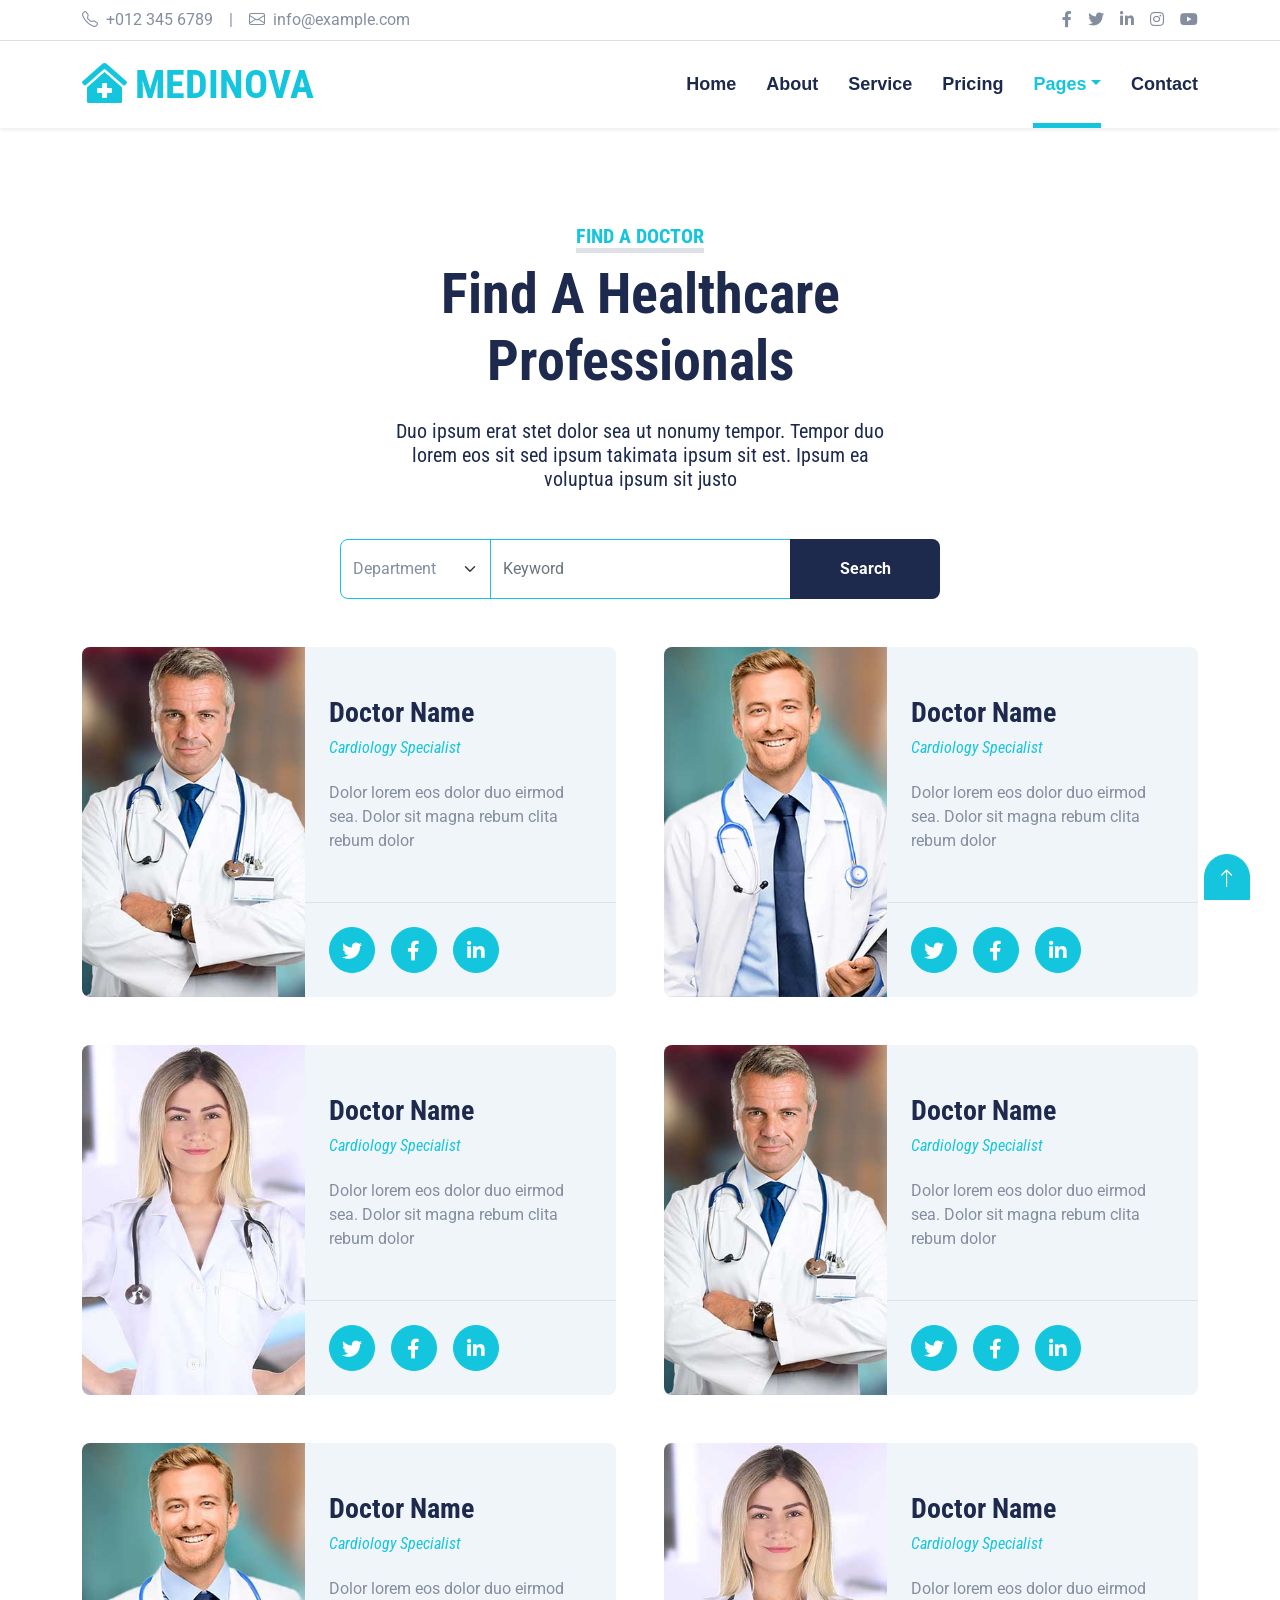
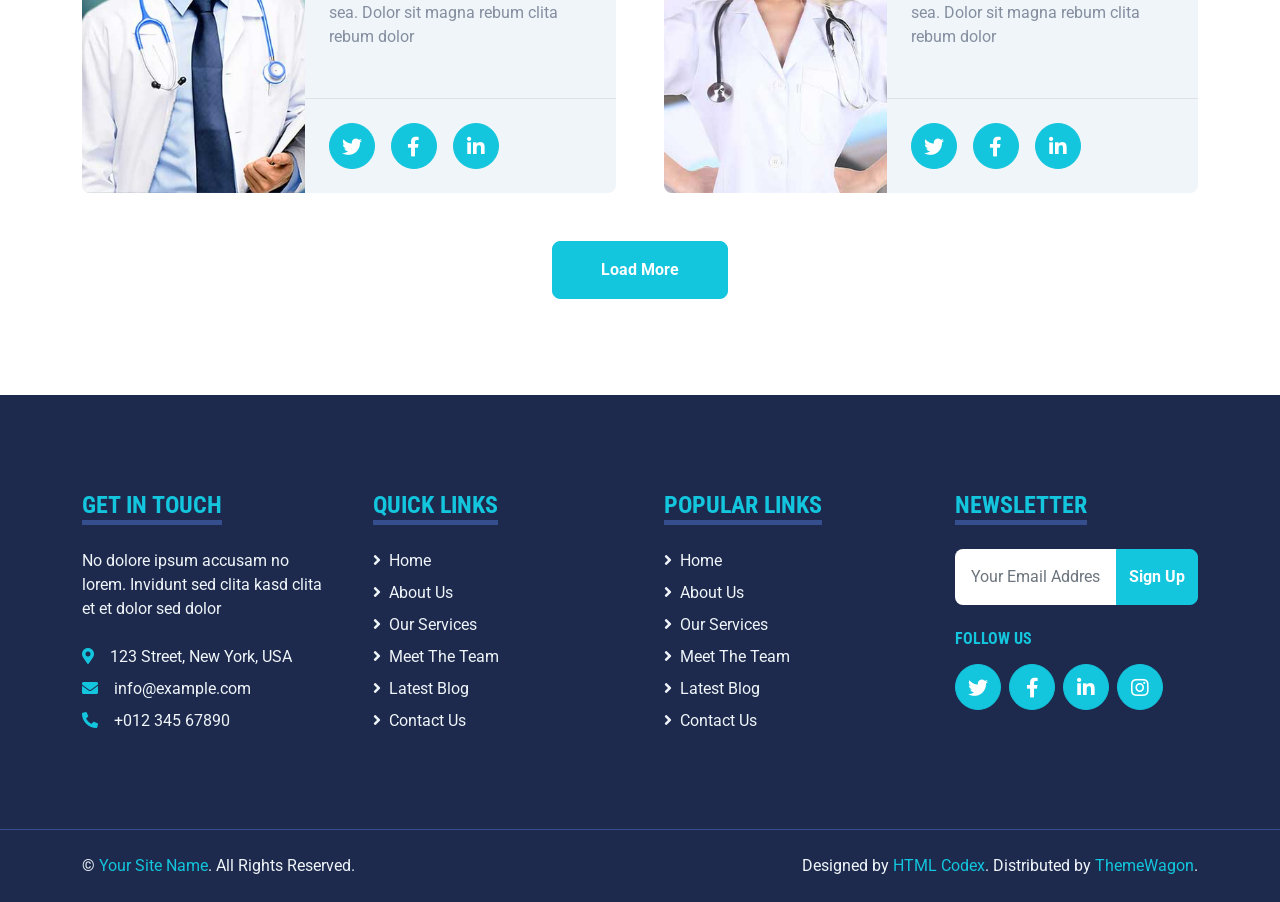
<file: search.html>
<!DOCTYPE html>
<html lang="en">

<head>
    <meta charset="utf-8">
    <title>MEDINOVA - Hospital Website Template</title>
    <meta content="width=device-width, initial-scale=1.0" name="viewport">
    <meta content="Free HTML Templates" name="keywords">
    <meta content="Free HTML Templates" name="description">

    <!-- Favicon -->
    <link href="img/favicon.ico" rel="icon">

    <!-- Google Web Fonts -->
    <link rel="preconnect" href="https://fonts.gstatic.com">
    <link
        href="https://fonts.googleapis.com/css2?family=Roboto+Condensed:wght@400;700&family=Roboto:wght@400;700&display=swap"
        rel="stylesheet">

    <!-- Icon Font Stylesheet -->
    <link href="https://cdnjs.cloudflare.com/ajax/libs/font-awesome/5.15.0/css/all.min.css" rel="stylesheet">
    <link href="https://cdn.jsdelivr.net/npm/bootstrap-icons@1.4.1/font/bootstrap-icons.css" rel="stylesheet">

    <!-- Libraries Stylesheet -->
    <link href="lib/owlcarousel/assets/owl.carousel.min.css" rel="stylesheet">
    <link href="lib/tempusdominus/css/tempusdominus-bootstrap-4.min.css" rel="stylesheet" />

    <!-- Customized Bootstrap Stylesheet -->
    <link href="css/bootstrap.min.css" rel="stylesheet">

    <!-- Template Stylesheet -->
    <link href="css/style.css" rel="stylesheet">
</head>

<body>
    <!-- Topbar Start -->
    <div class="container-fluid py-2 border-bottom d-none d-lg-block">
        <div class="container">
            <div class="row">
                <div class="col-md-6 text-center text-lg-start mb-2 mb-lg-0">
                    <div class="d-inline-flex align-items-center">
                        <a class="text-decoration-none text-body pe-3" href="#!"><i
                                class="bi bi-telephone me-2"></i>+012
                            345 6789</a>
                        <span class="text-body">|</span>
                        <a class="text-decoration-none text-body px-3" href="#!"><i
                                class="bi bi-envelope me-2"></i>info@example.com</a>
                    </div>
                </div>
                <div class="col-md-6 text-center text-lg-end">
                    <div class="d-inline-flex align-items-center">
                        <a class="text-body px-2" href="#!">
                            <i class="fab fa-facebook-f"></i>
                        </a>
                        <a class="text-body px-2" href="#!">
                            <i class="fab fa-twitter"></i>
                        </a>
                        <a class="text-body px-2" href="#!">
                            <i class="fab fa-linkedin-in"></i>
                        </a>
                        <a class="text-body px-2" href="#!">
                            <i class="fab fa-instagram"></i>
                        </a>
                        <a class="text-body ps-2" href="#!">
                            <i class="fab fa-youtube"></i>
                        </a>
                    </div>
                </div>
            </div>
        </div>
    </div>
    <!-- Topbar End -->


    <!-- Navbar Start -->
    <div class="container-fluid sticky-top bg-white shadow-sm mb-5">
        <div class="container">
            <nav class="navbar navbar-expand-lg bg-white navbar-light py-3 py-lg-0">
                <a href="index.html" class="navbar-brand">
                    <h1 class="m-0 text-uppercase text-primary"><i class="fa fa-clinic-medical me-2"></i>Medinova</h1>
                </a>
                <button class="navbar-toggler" type="button" data-bs-toggle="collapse" data-bs-target="#navbarCollapse">
                    <span class="navbar-toggler-icon"></span>
                </button>
                <div class="collapse navbar-collapse" id="navbarCollapse">
                    <div class="navbar-nav ms-auto py-0">
                        <a href="index.html" class="nav-item nav-link">Home</a>
                        <a href="about.html" class="nav-item nav-link">About</a>
                        <a href="service.html" class="nav-item nav-link">Service</a>
                        <a href="price.html" class="nav-item nav-link">Pricing</a>
                        <div class="nav-item dropdown">
                            <a href="#" class="nav-link dropdown-toggle active" data-bs-toggle="dropdown">Pages</a>
                            <div class="dropdown-menu m-0">
                                <a href="blog.html" class="dropdown-item">Blog Grid</a>
                                <a href="detail.html" class="dropdown-item">Blog Detail</a>
                                <a href="team.html" class="dropdown-item">The Team</a>
                                <a href="testimonial.html" class="dropdown-item">Testimonial</a>
                                <a href="appointment.html" class="dropdown-item">Appointment</a>
                                <a href="search.html" class="dropdown-item active">Search</a>
                            </div>
                        </div>
                        <a href="contact.html" class="nav-item nav-link">Contact</a>
                    </div>
                </div>
            </nav>
        </div>
    </div>
    <!-- Navbar End -->


    <!-- Search Start -->
    <div class="container-fluid pt-5">
        <div class="container">
            <div class="text-center mx-auto mb-5" style="max-width: 500px;">
                <h5 class="d-inline-block text-primary text-uppercase border-bottom border-5">Find A Doctor</h5>
                <h1 class="display-4 mb-4">Find A Healthcare Professionals</h1>
                <h5 class="fw-normal">Duo ipsum erat stet dolor sea ut nonumy tempor. Tempor duo lorem eos sit sed ipsum
                    takimata ipsum sit est. Ipsum ea voluptua ipsum sit justo</h5>
            </div>
            <div class="mx-auto" style="width: 100%; max-width: 600px;">
                <div class="input-group">
                    <select class="form-select border-primary w-25" style="height: 60px;">
                        <option selected>Department</option>
                        <option value="1">Department 1</option>
                        <option value="2">Department 2</option>
                        <option value="3">Department 3</option>
                    </select>
                    <input type="text" class="form-control border-primary w-50" placeholder="Keyword">
                    <button class="btn btn-dark border-0 w-25">Search</button>
                </div>
            </div>
        </div>
    </div>
    <!-- Search End -->


    <!-- Search Result Start -->
    <div class="container-fluid py-5">
        <div class="container">
            <div class="row g-5">
                <div class="col-lg-6 team-item">
                    <div class="row g-0 bg-light rounded overflow-hidden">
                        <div class="col-12 col-sm-5 h-100">
                            <img class="img-fluid h-100" src="img/team-1.jpg" style="object-fit: cover;">
                        </div>
                        <div class="col-12 col-sm-7 h-100 d-flex flex-column">
                            <div class="mt-auto p-4">
                                <h3>Doctor Name</h3>
                                <h6 class="fw-normal fst-italic text-primary mb-4">Cardiology Specialist</h6>
                                <p class="m-0">Dolor lorem eos dolor duo eirmod sea. Dolor sit magna rebum clita rebum
                                    dolor</p>
                            </div>
                            <div class="d-flex mt-auto border-top p-4">
                                <a class="btn btn-lg btn-primary btn-lg-square rounded-circle me-3" href="#!"><i
                                        class="fab fa-twitter"></i></a>
                                <a class="btn btn-lg btn-primary btn-lg-square rounded-circle me-3" href="#!"><i
                                        class="fab fa-facebook-f"></i></a>
                                <a class="btn btn-lg btn-primary btn-lg-square rounded-circle" href="#!"><i
                                        class="fab fa-linkedin-in"></i></a>
                            </div>
                        </div>
                    </div>
                </div>
                <div class="col-lg-6 team-item">
                    <div class="row g-0 bg-light rounded overflow-hidden">
                        <div class="col-12 col-sm-5 h-100">
                            <img class="img-fluid h-100" src="img/team-2.jpg" style="object-fit: cover;">
                        </div>
                        <div class="col-12 col-sm-7 h-100 d-flex flex-column">
                            <div class="mt-auto p-4">
                                <h3>Doctor Name</h3>
                                <h6 class="fw-normal fst-italic text-primary mb-4">Cardiology Specialist</h6>
                                <p class="m-0">Dolor lorem eos dolor duo eirmod sea. Dolor sit magna rebum clita rebum
                                    dolor</p>
                            </div>
                            <div class="d-flex mt-auto border-top p-4">
                                <a class="btn btn-lg btn-primary btn-lg-square rounded-circle me-3" href="#!"><i
                                        class="fab fa-twitter"></i></a>
                                <a class="btn btn-lg btn-primary btn-lg-square rounded-circle me-3" href="#!"><i
                                        class="fab fa-facebook-f"></i></a>
                                <a class="btn btn-lg btn-primary btn-lg-square rounded-circle" href="#!"><i
                                        class="fab fa-linkedin-in"></i></a>
                            </div>
                        </div>
                    </div>
                </div>
                <div class="col-lg-6 team-item">
                    <div class="row g-0 bg-light rounded overflow-hidden">
                        <div class="col-12 col-sm-5 h-100">
                            <img class="img-fluid h-100" src="img/team-3.jpg" style="object-fit: cover;">
                        </div>
                        <div class="col-12 col-sm-7 h-100 d-flex flex-column">
                            <div class="mt-auto p-4">
                                <h3>Doctor Name</h3>
                                <h6 class="fw-normal fst-italic text-primary mb-4">Cardiology Specialist</h6>
                                <p class="m-0">Dolor lorem eos dolor duo eirmod sea. Dolor sit magna rebum clita rebum
                                    dolor</p>
                            </div>
                            <div class="d-flex mt-auto border-top p-4">
                                <a class="btn btn-lg btn-primary btn-lg-square rounded-circle me-3" href="#!"><i
                                        class="fab fa-twitter"></i></a>
                                <a class="btn btn-lg btn-primary btn-lg-square rounded-circle me-3" href="#!"><i
                                        class="fab fa-facebook-f"></i></a>
                                <a class="btn btn-lg btn-primary btn-lg-square rounded-circle" href="#!"><i
                                        class="fab fa-linkedin-in"></i></a>
                            </div>
                        </div>
                    </div>
                </div>
                <div class="col-lg-6 team-item">
                    <div class="row g-0 bg-light rounded overflow-hidden">
                        <div class="col-12 col-sm-5 h-100">
                            <img class="img-fluid h-100" src="img/team-1.jpg" style="object-fit: cover;">
                        </div>
                        <div class="col-12 col-sm-7 h-100 d-flex flex-column">
                            <div class="mt-auto p-4">
                                <h3>Doctor Name</h3>
                                <h6 class="fw-normal fst-italic text-primary mb-4">Cardiology Specialist</h6>
                                <p class="m-0">Dolor lorem eos dolor duo eirmod sea. Dolor sit magna rebum clita rebum
                                    dolor</p>
                            </div>
                            <div class="d-flex mt-auto border-top p-4">
                                <a class="btn btn-lg btn-primary btn-lg-square rounded-circle me-3" href="#!"><i
                                        class="fab fa-twitter"></i></a>
                                <a class="btn btn-lg btn-primary btn-lg-square rounded-circle me-3" href="#!"><i
                                        class="fab fa-facebook-f"></i></a>
                                <a class="btn btn-lg btn-primary btn-lg-square rounded-circle" href="#!"><i
                                        class="fab fa-linkedin-in"></i></a>
                            </div>
                        </div>
                    </div>
                </div>
                <div class="col-lg-6 team-item">
                    <div class="row g-0 bg-light rounded overflow-hidden">
                        <div class="col-12 col-sm-5 h-100">
                            <img class="img-fluid h-100" src="img/team-2.jpg" style="object-fit: cover;">
                        </div>
                        <div class="col-12 col-sm-7 h-100 d-flex flex-column">
                            <div class="mt-auto p-4">
                                <h3>Doctor Name</h3>
                                <h6 class="fw-normal fst-italic text-primary mb-4">Cardiology Specialist</h6>
                                <p class="m-0">Dolor lorem eos dolor duo eirmod sea. Dolor sit magna rebum clita rebum
                                    dolor</p>
                            </div>
                            <div class="d-flex mt-auto border-top p-4">
                                <a class="btn btn-lg btn-primary btn-lg-square rounded-circle me-3" href="#!"><i
                                        class="fab fa-twitter"></i></a>
                                <a class="btn btn-lg btn-primary btn-lg-square rounded-circle me-3" href="#!"><i
                                        class="fab fa-facebook-f"></i></a>
                                <a class="btn btn-lg btn-primary btn-lg-square rounded-circle" href="#!"><i
                                        class="fab fa-linkedin-in"></i></a>
                            </div>
                        </div>
                    </div>
                </div>
                <div class="col-lg-6 team-item">
                    <div class="row g-0 bg-light rounded overflow-hidden">
                        <div class="col-12 col-sm-5 h-100">
                            <img class="img-fluid h-100" src="img/team-3.jpg" style="object-fit: cover;">
                        </div>
                        <div class="col-12 col-sm-7 h-100 d-flex flex-column">
                            <div class="mt-auto p-4">
                                <h3>Doctor Name</h3>
                                <h6 class="fw-normal fst-italic text-primary mb-4">Cardiology Specialist</h6>
                                <p class="m-0">Dolor lorem eos dolor duo eirmod sea. Dolor sit magna rebum clita rebum
                                    dolor</p>
                            </div>
                            <div class="d-flex mt-auto border-top p-4">
                                <a class="btn btn-lg btn-primary btn-lg-square rounded-circle me-3" href="#!"><i
                                        class="fab fa-twitter"></i></a>
                                <a class="btn btn-lg btn-primary btn-lg-square rounded-circle me-3" href="#!"><i
                                        class="fab fa-facebook-f"></i></a>
                                <a class="btn btn-lg btn-primary btn-lg-square rounded-circle" href="#!"><i
                                        class="fab fa-linkedin-in"></i></a>
                            </div>
                        </div>
                    </div>
                </div>
                <div class="col-12 text-center">
                    <button class="btn btn-primary py-3 px-5">Load More</button>
                </div>
            </div>
        </div>
    </div>
    <!-- Search Result End -->


    <!-- Footer Start -->
    <div class="container-fluid bg-dark text-light mt-5 py-5">
        <div class="container py-5">
            <div class="row g-5">
                <div class="col-lg-3 col-md-6">
                    <h4 class="d-inline-block text-primary text-uppercase border-bottom border-5 border-secondary mb-4">
                        Get In Touch</h4>
                    <p class="mb-4">No dolore ipsum accusam no lorem. Invidunt sed clita kasd clita et et dolor sed
                        dolor</p>
                    <p class="mb-2"><i class="fa fa-map-marker-alt text-primary me-3"></i>123 Street, New York, USA</p>
                    <p class="mb-2"><i class="fa fa-envelope text-primary me-3"></i>info@example.com</p>
                    <p class="mb-0"><i class="fa fa-phone-alt text-primary me-3"></i>+012 345 67890</p>
                </div>
                <div class="col-lg-3 col-md-6">
                    <h4 class="d-inline-block text-primary text-uppercase border-bottom border-5 border-secondary mb-4">
                        Quick Links</h4>
                    <div class="d-flex flex-column justify-content-start">
                        <a class="text-light mb-2" href="#!"><i class="fa fa-angle-right me-2"></i>Home</a>
                        <a class="text-light mb-2" href="#!"><i class="fa fa-angle-right me-2"></i>About Us</a>
                        <a class="text-light mb-2" href="#!"><i class="fa fa-angle-right me-2"></i>Our Services</a>
                        <a class="text-light mb-2" href="#!"><i class="fa fa-angle-right me-2"></i>Meet The Team</a>
                        <a class="text-light mb-2" href="#!"><i class="fa fa-angle-right me-2"></i>Latest Blog</a>
                        <a class="text-light" href="#!"><i class="fa fa-angle-right me-2"></i>Contact Us</a>
                    </div>
                </div>
                <div class="col-lg-3 col-md-6">
                    <h4 class="d-inline-block text-primary text-uppercase border-bottom border-5 border-secondary mb-4">
                        Popular Links</h4>
                    <div class="d-flex flex-column justify-content-start">
                        <a class="text-light mb-2" href="#!"><i class="fa fa-angle-right me-2"></i>Home</a>
                        <a class="text-light mb-2" href="#!"><i class="fa fa-angle-right me-2"></i>About Us</a>
                        <a class="text-light mb-2" href="#!"><i class="fa fa-angle-right me-2"></i>Our Services</a>
                        <a class="text-light mb-2" href="#!"><i class="fa fa-angle-right me-2"></i>Meet The Team</a>
                        <a class="text-light mb-2" href="#!"><i class="fa fa-angle-right me-2"></i>Latest Blog</a>
                        <a class="text-light" href="#!"><i class="fa fa-angle-right me-2"></i>Contact Us</a>
                    </div>
                </div>
                <div class="col-lg-3 col-md-6">
                    <h4 class="d-inline-block text-primary text-uppercase border-bottom border-5 border-secondary mb-4">
                        Newsletter</h4>
                    <form action="">
                        <div class="input-group">
                            <input type="text" class="form-control p-3 border-0" placeholder="Your Email Address">
                            <button class="btn btn-primary">Sign Up</button>
                        </div>
                    </form>
                    <h6 class="text-primary text-uppercase mt-4 mb-3">Follow Us</h6>
                    <div class="d-flex">
                        <a class="btn btn-lg btn-primary btn-lg-square rounded-circle me-2" href="#!"><i
                                class="fab fa-twitter"></i></a>
                        <a class="btn btn-lg btn-primary btn-lg-square rounded-circle me-2" href="#!"><i
                                class="fab fa-facebook-f"></i></a>
                        <a class="btn btn-lg btn-primary btn-lg-square rounded-circle me-2" href="#!"><i
                                class="fab fa-linkedin-in"></i></a>
                        <a class="btn btn-lg btn-primary btn-lg-square rounded-circle" href="#!"><i
                                class="fab fa-instagram"></i></a>
                    </div>
                </div>
            </div>
        </div>
    </div>
    <div class="container-fluid bg-dark text-light border-top border-secondary py-4">
        <div class="container">
            <div class="row g-5">
                <div class="col-md-6 text-center text-md-start">
                    <p class="mb-md-0">&copy; <a class="text-primary" href="#!">Your Site Name</a>. All Rights Reserved.
                    </p>
                </div>
                <div class="col-md-6 text-center text-md-end">
                    <p class="mb-0">Designed by <a class="text-primary" href="https://htmlcodex.com"
                            target="_blank">HTML Codex</a>. Distributed by <a href="https://themewagon.com"
                            target="_blank">ThemeWagon</a>.</p>
                </div>
            </div>
        </div>
    </div>
    <!-- Footer End -->


    <!-- Back to Top -->
    <a href="#!" class="btn btn-lg btn-primary btn-lg-square back-to-top"><i class="bi bi-arrow-up"></i></a>


    <!-- JavaScript Libraries -->
    <script src="https://code.jquery.com/jquery-3.4.1.min.js"></script>
    <script src="https://cdn.jsdelivr.net/npm/bootstrap@5.0.0/dist/js/bootstrap.bundle.min.js"></script>
    <script src="lib/easing/easing.min.js"></script>
    <script src="lib/waypoints/waypoints.min.js"></script>
    <script src="lib/owlcarousel/owl.carousel.min.js"></script>
    <script src="lib/tempusdominus/js/moment.min.js"></script>
    <script src="lib/tempusdominus/js/moment-timezone.min.js"></script>
    <script src="lib/tempusdominus/js/tempusdominus-bootstrap-4.min.js"></script>

    <!-- Template Javascript -->
    <script src="js/main.js"></script>
</body>

</html>
</file>
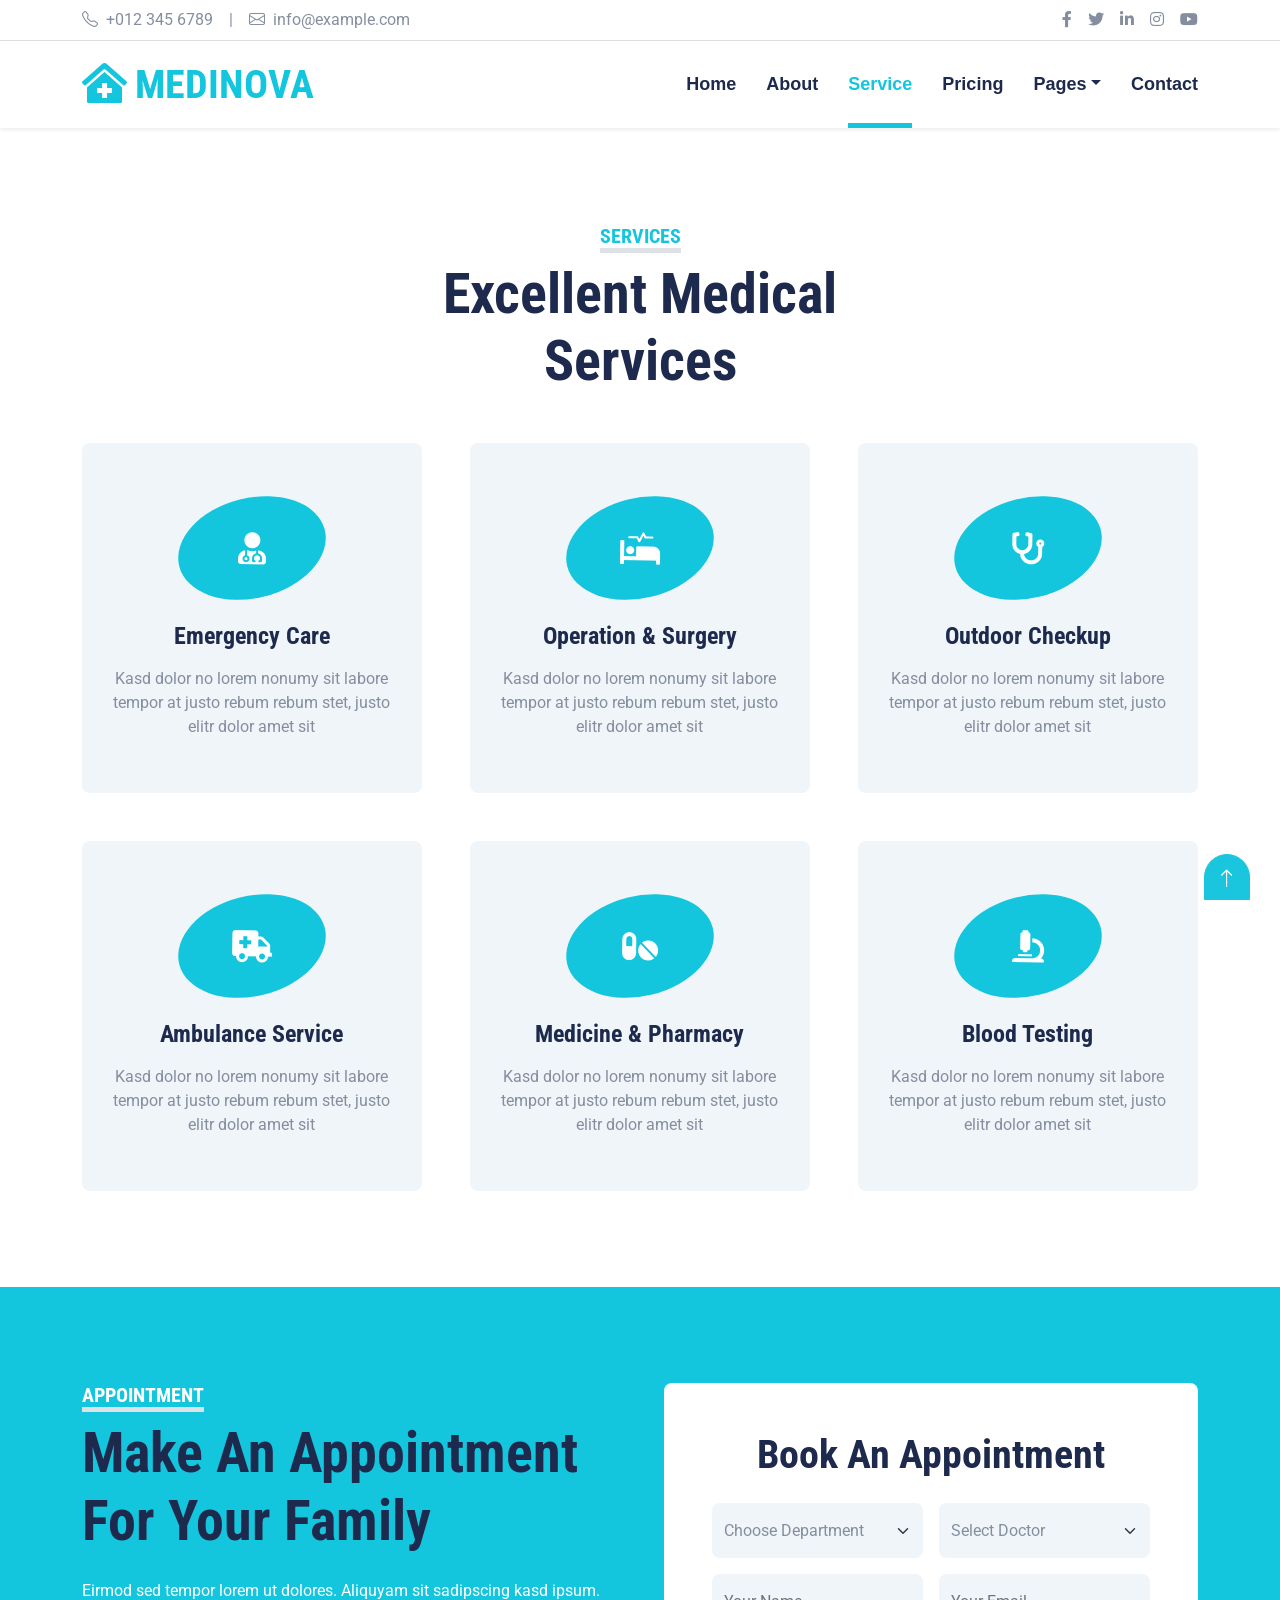
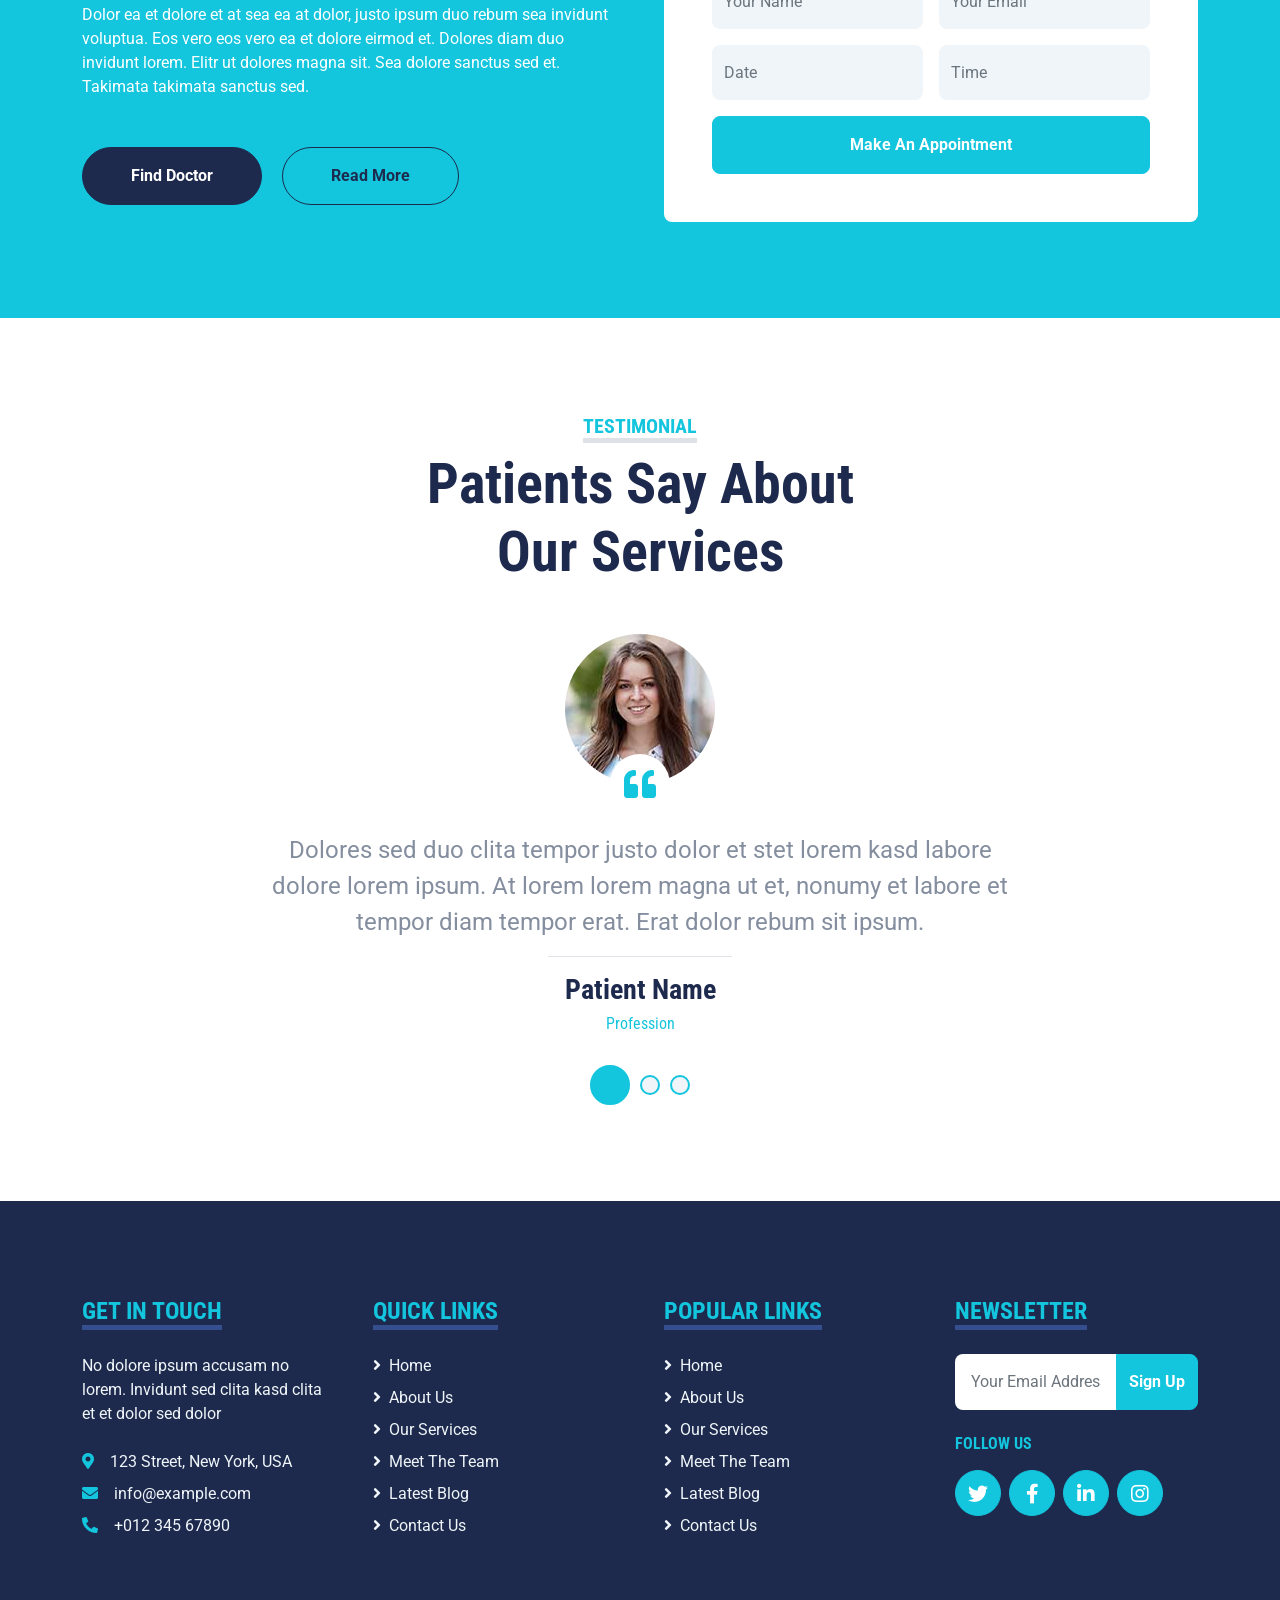
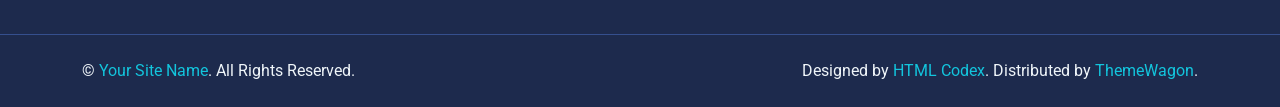
<file: service.html>
<!DOCTYPE html>
<html lang="en">

<head>
    <meta charset="utf-8">
    <title>MEDINOVA - Hospital Website Template</title>
    <meta content="width=device-width, initial-scale=1.0" name="viewport">
    <meta content="Free HTML Templates" name="keywords">
    <meta content="Free HTML Templates" name="description">

    <!-- Favicon -->
    <link href="img/favicon.ico" rel="icon">

    <!-- Google Web Fonts -->
    <link rel="preconnect" href="https://fonts.gstatic.com">
    <link
        href="https://fonts.googleapis.com/css2?family=Roboto+Condensed:wght@400;700&family=Roboto:wght@400;700&display=swap"
        rel="stylesheet">

    <!-- Icon Font Stylesheet -->
    <link href="https://cdnjs.cloudflare.com/ajax/libs/font-awesome/5.15.0/css/all.min.css" rel="stylesheet">
    <link href="https://cdn.jsdelivr.net/npm/bootstrap-icons@1.4.1/font/bootstrap-icons.css" rel="stylesheet">

    <!-- Libraries Stylesheet -->
    <link href="lib/owlcarousel/assets/owl.carousel.min.css" rel="stylesheet">
    <link href="lib/tempusdominus/css/tempusdominus-bootstrap-4.min.css" rel="stylesheet" />

    <!-- Customized Bootstrap Stylesheet -->
    <link href="css/bootstrap.min.css" rel="stylesheet">

    <!-- Template Stylesheet -->
    <link href="css/style.css" rel="stylesheet">
</head>

<body>
    <!-- Topbar Start -->
    <div class="container-fluid py-2 border-bottom d-none d-lg-block">
        <div class="container">
            <div class="row">
                <div class="col-md-6 text-center text-lg-start mb-2 mb-lg-0">
                    <div class="d-inline-flex align-items-center">
                        <a class="text-decoration-none text-body pe-3" href="#!"><i
                                class="bi bi-telephone me-2"></i>+012
                            345 6789</a>
                        <span class="text-body">|</span>
                        <a class="text-decoration-none text-body px-3" href="#!"><i
                                class="bi bi-envelope me-2"></i>info@example.com</a>
                    </div>
                </div>
                <div class="col-md-6 text-center text-lg-end">
                    <div class="d-inline-flex align-items-center">
                        <a class="text-body px-2" href="#!">
                            <i class="fab fa-facebook-f"></i>
                        </a>
                        <a class="text-body px-2" href="#!">
                            <i class="fab fa-twitter"></i>
                        </a>
                        <a class="text-body px-2" href="#!">
                            <i class="fab fa-linkedin-in"></i>
                        </a>
                        <a class="text-body px-2" href="#!">
                            <i class="fab fa-instagram"></i>
                        </a>
                        <a class="text-body ps-2" href="#!">
                            <i class="fab fa-youtube"></i>
                        </a>
                    </div>
                </div>
            </div>
        </div>
    </div>
    <!-- Topbar End -->


    <!-- Navbar Start -->
    <div class="container-fluid sticky-top bg-white shadow-sm mb-5">
        <div class="container">
            <nav class="navbar navbar-expand-lg bg-white navbar-light py-3 py-lg-0">
                <a href="index.html" class="navbar-brand">
                    <h1 class="m-0 text-uppercase text-primary"><i class="fa fa-clinic-medical me-2"></i>Medinova</h1>
                </a>
                <button class="navbar-toggler" type="button" data-bs-toggle="collapse" data-bs-target="#navbarCollapse">
                    <span class="navbar-toggler-icon"></span>
                </button>
                <div class="collapse navbar-collapse" id="navbarCollapse">
                    <div class="navbar-nav ms-auto py-0">
                        <a href="index.html" class="nav-item nav-link">Home</a>
                        <a href="about.html" class="nav-item nav-link">About</a>
                        <a href="service.html" class="nav-item nav-link active">Service</a>
                        <a href="price.html" class="nav-item nav-link">Pricing</a>
                        <div class="nav-item dropdown">
                            <a href="#" class="nav-link dropdown-toggle" data-bs-toggle="dropdown">Pages</a>
                            <div class="dropdown-menu m-0">
                                <a href="blog.html" class="dropdown-item">Blog Grid</a>
                                <a href="detail.html" class="dropdown-item">Blog Detail</a>
                                <a href="team.html" class="dropdown-item">The Team</a>
                                <a href="testimonial.html" class="dropdown-item">Testimonial</a>
                                <a href="appointment.html" class="dropdown-item">Appointment</a>
                                <a href="search.html" class="dropdown-item">Search</a>
                            </div>
                        </div>
                        <a href="contact.html" class="nav-item nav-link">Contact</a>
                    </div>
                </div>
            </nav>
        </div>
    </div>
    <!-- Navbar End -->


    <!-- Services Start -->
    <div class="container-fluid py-5">
        <div class="container">
            <div class="text-center mx-auto mb-5" style="max-width: 500px;">
                <h5 class="d-inline-block text-primary text-uppercase border-bottom border-5">Services</h5>
                <h1 class="display-4">Excellent Medical Services</h1>
            </div>
            <div class="row g-5">
                <div class="col-lg-4 col-md-6">
                    <div
                        class="service-item bg-light rounded d-flex flex-column align-items-center justify-content-center text-center">
                        <div class="service-icon mb-4">
                            <i class="fa fa-2x fa-user-md text-white"></i>
                        </div>
                        <h4 class="mb-3">Emergency Care</h4>
                        <p class="m-0">Kasd dolor no lorem nonumy sit labore tempor at justo rebum rebum stet, justo
                            elitr dolor amet sit</p>
                        <a class="btn btn-lg btn-primary rounded-pill" href="#!">
                            <i class="bi bi-arrow-right"></i>
                        </a>
                    </div>
                </div>
                <div class="col-lg-4 col-md-6">
                    <div
                        class="service-item bg-light rounded d-flex flex-column align-items-center justify-content-center text-center">
                        <div class="service-icon mb-4">
                            <i class="fa fa-2x fa-procedures text-white"></i>
                        </div>
                        <h4 class="mb-3">Operation & Surgery</h4>
                        <p class="m-0">Kasd dolor no lorem nonumy sit labore tempor at justo rebum rebum stet, justo
                            elitr dolor amet sit</p>
                        <a class="btn btn-lg btn-primary rounded-pill" href="#!">
                            <i class="bi bi-arrow-right"></i>
                        </a>
                    </div>
                </div>
                <div class="col-lg-4 col-md-6">
                    <div
                        class="service-item bg-light rounded d-flex flex-column align-items-center justify-content-center text-center">
                        <div class="service-icon mb-4">
                            <i class="fa fa-2x fa-stethoscope text-white"></i>
                        </div>
                        <h4 class="mb-3">Outdoor Checkup</h4>
                        <p class="m-0">Kasd dolor no lorem nonumy sit labore tempor at justo rebum rebum stet, justo
                            elitr dolor amet sit</p>
                        <a class="btn btn-lg btn-primary rounded-pill" href="#!">
                            <i class="bi bi-arrow-right"></i>
                        </a>
                    </div>
                </div>
                <div class="col-lg-4 col-md-6">
                    <div
                        class="service-item bg-light rounded d-flex flex-column align-items-center justify-content-center text-center">
                        <div class="service-icon mb-4">
                            <i class="fa fa-2x fa-ambulance text-white"></i>
                        </div>
                        <h4 class="mb-3">Ambulance Service</h4>
                        <p class="m-0">Kasd dolor no lorem nonumy sit labore tempor at justo rebum rebum stet, justo
                            elitr dolor amet sit</p>
                        <a class="btn btn-lg btn-primary rounded-pill" href="#!">
                            <i class="bi bi-arrow-right"></i>
                        </a>
                    </div>
                </div>
                <div class="col-lg-4 col-md-6">
                    <div
                        class="service-item bg-light rounded d-flex flex-column align-items-center justify-content-center text-center">
                        <div class="service-icon mb-4">
                            <i class="fa fa-2x fa-pills text-white"></i>
                        </div>
                        <h4 class="mb-3">Medicine & Pharmacy</h4>
                        <p class="m-0">Kasd dolor no lorem nonumy sit labore tempor at justo rebum rebum stet, justo
                            elitr dolor amet sit</p>
                        <a class="btn btn-lg btn-primary rounded-pill" href="#!">
                            <i class="bi bi-arrow-right"></i>
                        </a>
                    </div>
                </div>
                <div class="col-lg-4 col-md-6">
                    <div
                        class="service-item bg-light rounded d-flex flex-column align-items-center justify-content-center text-center">
                        <div class="service-icon mb-4">
                            <i class="fa fa-2x fa-microscope text-white"></i>
                        </div>
                        <h4 class="mb-3">Blood Testing</h4>
                        <p class="m-0">Kasd dolor no lorem nonumy sit labore tempor at justo rebum rebum stet, justo
                            elitr dolor amet sit</p>
                        <a class="btn btn-lg btn-primary rounded-pill" href="#!">
                            <i class="bi bi-arrow-right"></i>
                        </a>
                    </div>
                </div>
            </div>
        </div>
    </div>
    <!-- Services End -->


    <!-- Appointment Start -->
    <div class="container-fluid bg-primary my-5 py-5">
        <div class="container py-5">
            <div class="row gx-5">
                <div class="col-lg-6 mb-5 mb-lg-0">
                    <div class="mb-4">
                        <h5 class="d-inline-block text-white text-uppercase border-bottom border-5">Appointment</h5>
                        <h1 class="display-4">Make An Appointment For Your Family</h1>
                    </div>
                    <p class="text-white mb-5">Eirmod sed tempor lorem ut dolores. Aliquyam sit sadipscing kasd ipsum.
                        Dolor ea et dolore et at sea ea at dolor, justo ipsum duo rebum sea invidunt voluptua. Eos vero
                        eos vero ea et dolore eirmod et. Dolores diam duo invidunt lorem. Elitr ut dolores magna sit.
                        Sea dolore sanctus sed et. Takimata takimata sanctus sed.</p>
                    <a class="btn btn-dark rounded-pill py-3 px-5 me-3" href="#!">Find Doctor</a>
                    <a class="btn btn-outline-dark rounded-pill py-3 px-5" href="#!">Read More</a>
                </div>
                <div class="col-lg-6">
                    <div class="bg-white text-center rounded p-5">
                        <h1 class="mb-4">Book An Appointment</h1>
                        <form>
                            <div class="row g-3">
                                <div class="col-12 col-sm-6">
                                    <select class="form-select bg-light border-0" style="height: 55px;">
                                        <option selected>Choose Department</option>
                                        <option value="1">Department 1</option>
                                        <option value="2">Department 2</option>
                                        <option value="3">Department 3</option>
                                    </select>
                                </div>
                                <div class="col-12 col-sm-6">
                                    <select class="form-select bg-light border-0" style="height: 55px;">
                                        <option selected>Select Doctor</option>
                                        <option value="1">Doctor 1</option>
                                        <option value="2">Doctor 2</option>
                                        <option value="3">Doctor 3</option>
                                    </select>
                                </div>
                                <div class="col-12 col-sm-6">
                                    <input type="text" class="form-control bg-light border-0" placeholder="Your Name"
                                        style="height: 55px;">
                                </div>
                                <div class="col-12 col-sm-6">
                                    <input type="email" class="form-control bg-light border-0" placeholder="Your Email"
                                        style="height: 55px;">
                                </div>
                                <div class="col-12 col-sm-6">
                                    <div class="date" id="date" data-target-input="nearest">
                                        <input type="text" class="form-control bg-light border-0 datetimepicker-input"
                                            placeholder="Date" data-target="#date" data-toggle="datetimepicker"
                                            style="height: 55px;">
                                    </div>
                                </div>
                                <div class="col-12 col-sm-6">
                                    <div class="time" id="time" data-target-input="nearest">
                                        <input type="text" class="form-control bg-light border-0 datetimepicker-input"
                                            placeholder="Time" data-target="#time" data-toggle="datetimepicker"
                                            style="height: 55px;">
                                    </div>
                                </div>
                                <div class="col-12">
                                    <button class="btn btn-primary w-100 py-3" type="submit">Make An
                                        Appointment</button>
                                </div>
                            </div>
                        </form>
                    </div>
                </div>
            </div>
        </div>
    </div>
    <!-- Appointment End -->


    <!-- Testimonial Start -->
    <div class="container-fluid py-5">
        <div class="container">
            <div class="text-center mx-auto mb-5" style="max-width: 500px;">
                <h5 class="d-inline-block text-primary text-uppercase border-bottom border-5">Testimonial</h5>
                <h1 class="display-4">Patients Say About Our Services</h1>
            </div>
            <div class="row justify-content-center">
                <div class="col-lg-8">
                    <div class="owl-carousel testimonial-carousel">
                        <div class="testimonial-item text-center">
                            <div class="position-relative mb-5">
                                <img class="img-fluid rounded-circle mx-auto" src="img/testimonial-1.jpg" alt="">
                                <div class="position-absolute top-100 start-50 translate-middle d-flex align-items-center justify-content-center bg-white rounded-circle"
                                    style="width: 60px; height: 60px;">
                                    <i class="fa fa-quote-left fa-2x text-primary"></i>
                                </div>
                            </div>
                            <p class="fs-4 fw-normal">Dolores sed duo clita tempor justo dolor et stet lorem kasd labore
                                dolore lorem ipsum. At lorem lorem magna ut et, nonumy et labore et tempor diam tempor
                                erat. Erat dolor rebum sit ipsum.</p>
                            <hr class="w-25 mx-auto">
                            <h3>Patient Name</h3>
                            <h6 class="fw-normal text-primary mb-3">Profession</h6>
                        </div>
                        <div class="testimonial-item text-center">
                            <div class="position-relative mb-5">
                                <img class="img-fluid rounded-circle mx-auto" src="img/testimonial-2.jpg" alt="">
                                <div class="position-absolute top-100 start-50 translate-middle d-flex align-items-center justify-content-center bg-white rounded-circle"
                                    style="width: 60px; height: 60px;">
                                    <i class="fa fa-quote-left fa-2x text-primary"></i>
                                </div>
                            </div>
                            <p class="fs-4 fw-normal">Dolores sed duo clita tempor justo dolor et stet lorem kasd labore
                                dolore lorem ipsum. At lorem lorem magna ut et, nonumy et labore et tempor diam tempor
                                erat. Erat dolor rebum sit ipsum.</p>
                            <hr class="w-25 mx-auto">
                            <h3>Patient Name</h3>
                            <h6 class="fw-normal text-primary mb-3">Profession</h6>
                        </div>
                        <div class="testimonial-item text-center">
                            <div class="position-relative mb-5">
                                <img class="img-fluid rounded-circle mx-auto" src="img/testimonial-3.jpg" alt="">
                                <div class="position-absolute top-100 start-50 translate-middle d-flex align-items-center justify-content-center bg-white rounded-circle"
                                    style="width: 60px; height: 60px;">
                                    <i class="fa fa-quote-left fa-2x text-primary"></i>
                                </div>
                            </div>
                            <p class="fs-4 fw-normal">Dolores sed duo clita tempor justo dolor et stet lorem kasd labore
                                dolore lorem ipsum. At lorem lorem magna ut et, nonumy et labore et tempor diam tempor
                                erat. Erat dolor rebum sit ipsum.</p>
                            <hr class="w-25 mx-auto">
                            <h3>Patient Name</h3>
                            <h6 class="fw-normal text-primary mb-3">Profession</h6>
                        </div>
                    </div>
                </div>
            </div>
        </div>
    </div>
    <!-- Testimonial End -->


    <!-- Footer Start -->
    <div class="container-fluid bg-dark text-light mt-5 py-5">
        <div class="container py-5">
            <div class="row g-5">
                <div class="col-lg-3 col-md-6">
                    <h4 class="d-inline-block text-primary text-uppercase border-bottom border-5 border-secondary mb-4">
                        Get In Touch</h4>
                    <p class="mb-4">No dolore ipsum accusam no lorem. Invidunt sed clita kasd clita et et dolor sed
                        dolor</p>
                    <p class="mb-2"><i class="fa fa-map-marker-alt text-primary me-3"></i>123 Street, New York, USA</p>
                    <p class="mb-2"><i class="fa fa-envelope text-primary me-3"></i>info@example.com</p>
                    <p class="mb-0"><i class="fa fa-phone-alt text-primary me-3"></i>+012 345 67890</p>
                </div>
                <div class="col-lg-3 col-md-6">
                    <h4 class="d-inline-block text-primary text-uppercase border-bottom border-5 border-secondary mb-4">
                        Quick Links</h4>
                    <div class="d-flex flex-column justify-content-start">
                        <a class="text-light mb-2" href="#!"><i class="fa fa-angle-right me-2"></i>Home</a>
                        <a class="text-light mb-2" href="#!"><i class="fa fa-angle-right me-2"></i>About Us</a>
                        <a class="text-light mb-2" href="#!"><i class="fa fa-angle-right me-2"></i>Our Services</a>
                        <a class="text-light mb-2" href="#!"><i class="fa fa-angle-right me-2"></i>Meet The Team</a>
                        <a class="text-light mb-2" href="#!"><i class="fa fa-angle-right me-2"></i>Latest Blog</a>
                        <a class="text-light" href="#!"><i class="fa fa-angle-right me-2"></i>Contact Us</a>
                    </div>
                </div>
                <div class="col-lg-3 col-md-6">
                    <h4 class="d-inline-block text-primary text-uppercase border-bottom border-5 border-secondary mb-4">
                        Popular Links</h4>
                    <div class="d-flex flex-column justify-content-start">
                        <a class="text-light mb-2" href="#!"><i class="fa fa-angle-right me-2"></i>Home</a>
                        <a class="text-light mb-2" href="#!"><i class="fa fa-angle-right me-2"></i>About Us</a>
                        <a class="text-light mb-2" href="#!"><i class="fa fa-angle-right me-2"></i>Our Services</a>
                        <a class="text-light mb-2" href="#!"><i class="fa fa-angle-right me-2"></i>Meet The Team</a>
                        <a class="text-light mb-2" href="#!"><i class="fa fa-angle-right me-2"></i>Latest Blog</a>
                        <a class="text-light" href="#!"><i class="fa fa-angle-right me-2"></i>Contact Us</a>
                    </div>
                </div>
                <div class="col-lg-3 col-md-6">
                    <h4 class="d-inline-block text-primary text-uppercase border-bottom border-5 border-secondary mb-4">
                        Newsletter</h4>
                    <form action="">
                        <div class="input-group">
                            <input type="text" class="form-control p-3 border-0" placeholder="Your Email Address">
                            <button class="btn btn-primary">Sign Up</button>
                        </div>
                    </form>
                    <h6 class="text-primary text-uppercase mt-4 mb-3">Follow Us</h6>
                    <div class="d-flex">
                        <a class="btn btn-lg btn-primary btn-lg-square rounded-circle me-2" href="#!"><i
                                class="fab fa-twitter"></i></a>
                        <a class="btn btn-lg btn-primary btn-lg-square rounded-circle me-2" href="#!"><i
                                class="fab fa-facebook-f"></i></a>
                        <a class="btn btn-lg btn-primary btn-lg-square rounded-circle me-2" href="#!"><i
                                class="fab fa-linkedin-in"></i></a>
                        <a class="btn btn-lg btn-primary btn-lg-square rounded-circle" href="#!"><i
                                class="fab fa-instagram"></i></a>
                    </div>
                </div>
            </div>
        </div>
    </div>
    <div class="container-fluid bg-dark text-light border-top border-secondary py-4">
        <div class="container">
            <div class="row g-5">
                <div class="col-md-6 text-center text-md-start">
                    <p class="mb-md-0">&copy; <a class="text-primary" href="#!">Your Site Name</a>. All Rights Reserved.
                    </p>
                </div>
                <div class="col-md-6 text-center text-md-end">
                    <p class="mb-0">Designed by <a class="text-primary" href="https://htmlcodex.com"
                            target="_blank">HTML Codex</a>. Distributed by <a href="https://themewagon.com"
                            target="_blank">ThemeWagon</a>.</p>
                </div>
            </div>
        </div>
    </div>
    <!-- Footer End -->


    <!-- Back to Top -->
    <a href="#!" class="btn btn-lg btn-primary btn-lg-square back-to-top"><i class="bi bi-arrow-up"></i></a>


    <!-- JavaScript Libraries -->
    <script src="https://code.jquery.com/jquery-3.4.1.min.js"></script>
    <script src="https://cdn.jsdelivr.net/npm/bootstrap@5.0.0/dist/js/bootstrap.bundle.min.js"></script>
    <script src="lib/easing/easing.min.js"></script>
    <script src="lib/waypoints/waypoints.min.js"></script>
    <script src="lib/owlcarousel/owl.carousel.min.js"></script>
    <script src="lib/tempusdominus/js/moment.min.js"></script>
    <script src="lib/tempusdominus/js/moment-timezone.min.js"></script>
    <script src="lib/tempusdominus/js/tempusdominus-bootstrap-4.min.js"></script>

    <!-- Template Javascript -->
    <script src="js/main.js"></script>
</body>

</html>
</file>
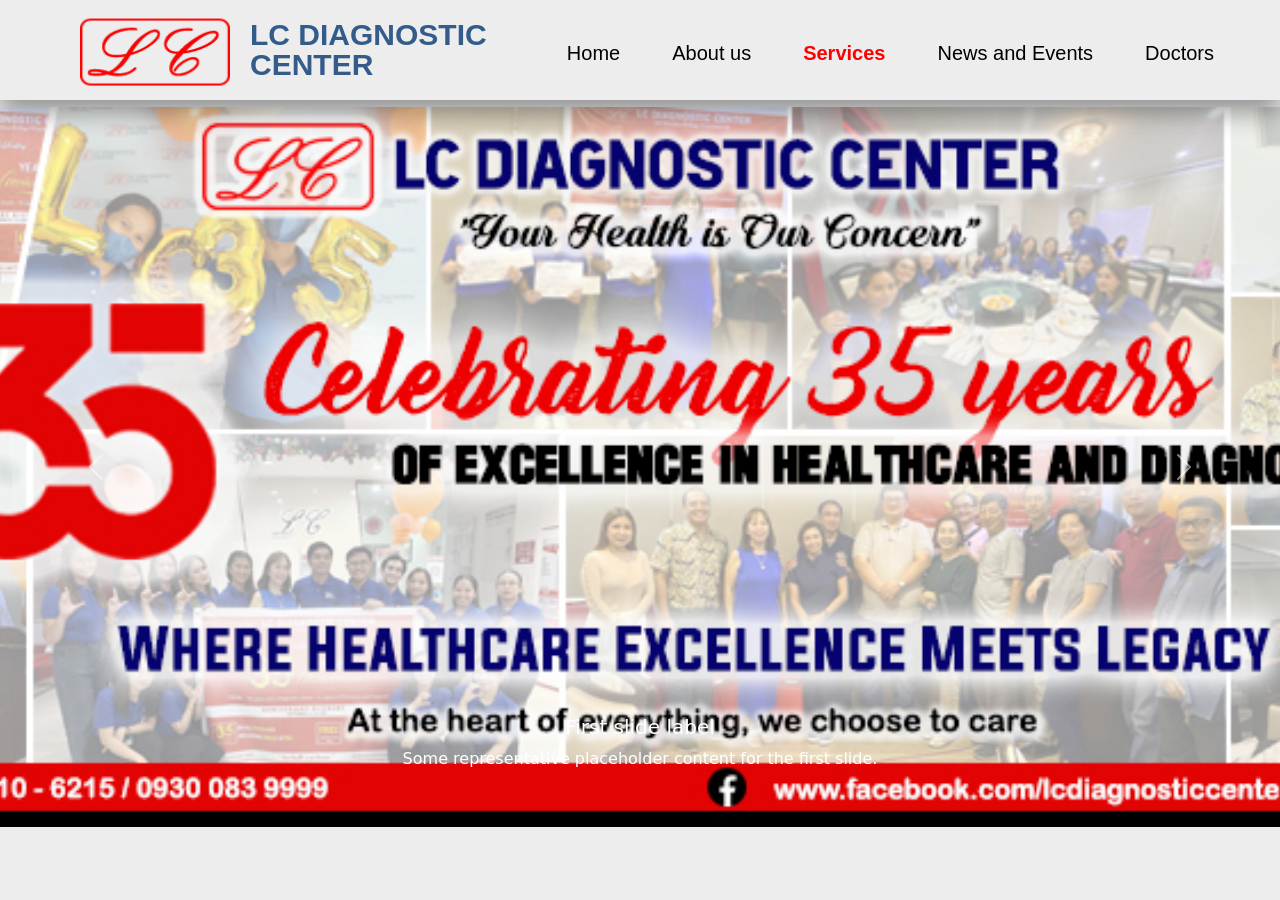
<file: services.html>
<!DOCTYPE html>
<html>
<head>
  <title>LC DIAGNOSTIC CENTER</title>
  <link
    href="https://cdn.jsdelivr.net/npm/bootstrap@5.3.3/dist/css/bootstrap.min.css"
    rel="stylesheet"
  >

   <link
    href="style.css"
    rel="stylesheet"
  >

    <link rel="icon" type="image/png" href="favicon.png">

  <link href="https://fonts.googleapis.com/css2?family=Anton&display=swap" rel="stylesheet">

<script src="https://cdn.jsdelivr.net/npm/bootstrap@5.3.3/dist/js/bootstrap.bundle.min.js"></script>


  
</head>
<body>

  <nav class="Header">

      <p style="font-family: Arial;color: #335C8A;font-size: 30px; position: absolute; margin-left: 250px; margin-top: 12px; font-weight:800">LC DIAGNOSTIC</p>
      <p style="font-family: Arial;color: #335C8A;font-size: 30px; position: absolute; margin-left: 250px; margin-top: 42px; font-weight:800">CENTER</p>
    

    <img src="logo.png" alt="Website Logo" width="150" height="130" style="position: absolute; top: -15px; left: 80px;">    

<ul class="nav justify-content-end"; STYLE = "font-size: 15pt; font-family: arial; height:100px">


  
  <li class="nav-item">
    <a class="nav-link" href="index.html">Home</a>
  </li>
  <li class="nav-item">
    <a class="nav-link" href="about-us.html">About us</a>
  </li>
  <li class="nav-item">
    <a class="nav-link active" aria-current="page" href="#" style = "color:red; font-weight: bold;">Services</a>
  </li>
  <li class="nav-item">
   <a class="nav-link" href="#">News and Events</a>
  </li>
    <li class="nav-item">
   <a class="nav-link"; Style="margin-right: 50px;" href="#">Doctors</a>
  </li>
</ul>

    </nav>

<div id="carouselExampleFade" class="carousel slide carousel-fade" data-bs-ride="carousel" style="margin-top:7px">
  <div class="carousel-inner">
    <div class="carousel-item active" data-bs-interval="3000" style="background-image: url('my-images/slide 1.jpg');">
      <div class="carousel-caption d-none d-md-block">
        <h5>First slide label</h5>
        <p>Some representative placeholder content for the first slide.</p>
      </div>
    </div>
    <div class="carousel-item" data-bs-interval="3000" style="background-image: url('my-images/slide 2.jpg');">
      <div class="carousel-caption d-none d-md-block">
        <h5>Second slide label</h5>
        <p>Some representative placeholder content for the second slide.</p>
      </div>
    </div>
    <div class="carousel-item" data-bs-interval="3000" style="background-image: url('my-images/slide 3.jpg');">
      <div class="carousel-caption d-none d-md-block">
        <h5>Third slide label</h5>
        <p>Some representative placeholder content for the third slide.</p>
      </div>
    </div>
  </div>

  <!-- Controls -->
  <button class="carousel-control-prev" type="button" data-bs-target="#carouselExampleFade" data-bs-slide="prev">
    <span class="carousel-control-prev-icon" aria-hidden="true"></span>
    <span class="visually-hidden">Previous</span>
  </button>
  <button class="carousel-control-next" type="button" data-bs-target="#carouselExampleFade" data-bs-slide="next">
    <span class="carousel-control-next-icon" aria-hidden="true"></span>
    <span class="visually-hidden">Next</span>
  </button>
</div>
  
  
  
  <script src="https://cdn.jsdelivr.net/npm/bootstrap@5.3.3/dist/js/bootstrap.bundle.min.js"></script>
  <script src="script.js"></script>
</body>
</html>
</file>
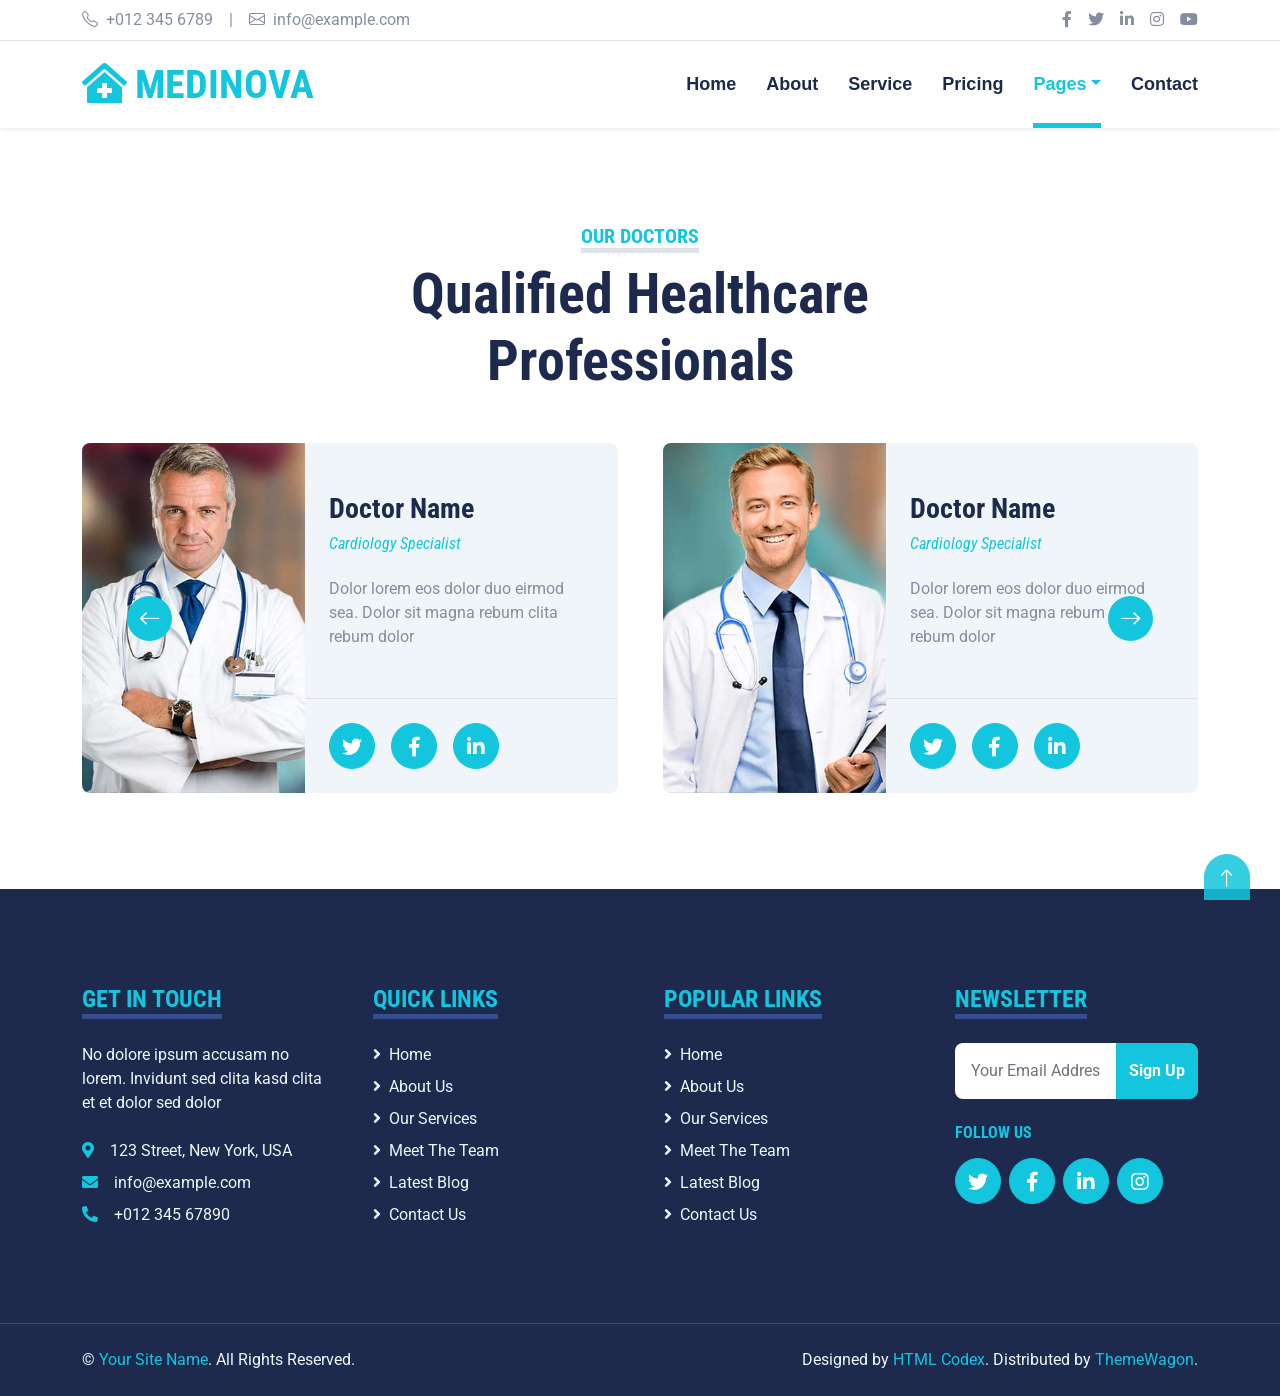
<file: team.html>
<!DOCTYPE html>
<html lang="en">

<head>
    <meta charset="utf-8">
    <title>MEDINOVA - Hospital Website Template</title>
    <meta content="width=device-width, initial-scale=1.0" name="viewport">
    <meta content="Free HTML Templates" name="keywords">
    <meta content="Free HTML Templates" name="description">

    <!-- Favicon -->
    <link href="img/favicon.ico" rel="icon">

    <!-- Google Web Fonts -->
    <link rel="preconnect" href="https://fonts.gstatic.com">
    <link
        href="https://fonts.googleapis.com/css2?family=Roboto+Condensed:wght@400;700&family=Roboto:wght@400;700&display=swap"
        rel="stylesheet">

    <!-- Icon Font Stylesheet -->
    <link href="https://cdnjs.cloudflare.com/ajax/libs/font-awesome/5.15.0/css/all.min.css" rel="stylesheet">
    <link href="https://cdn.jsdelivr.net/npm/bootstrap-icons@1.4.1/font/bootstrap-icons.css" rel="stylesheet">

    <!-- Libraries Stylesheet -->
    <link href="lib/owlcarousel/assets/owl.carousel.min.css" rel="stylesheet">
    <link href="lib/tempusdominus/css/tempusdominus-bootstrap-4.min.css" rel="stylesheet" />

    <!-- Customized Bootstrap Stylesheet -->
    <link href="css/bootstrap.min.css" rel="stylesheet">

    <!-- Template Stylesheet -->
    <link href="css/style.css" rel="stylesheet">
</head>

<body>
    <!-- Topbar Start -->
    <div class="container-fluid py-2 border-bottom d-none d-lg-block">
        <div class="container">
            <div class="row">
                <div class="col-md-6 text-center text-lg-start mb-2 mb-lg-0">
                    <div class="d-inline-flex align-items-center">
                        <a class="text-decoration-none text-body pe-3" href="#!"><i
                                class="bi bi-telephone me-2"></i>+012
                            345 6789</a>
                        <span class="text-body">|</span>
                        <a class="text-decoration-none text-body px-3" href="#!"><i
                                class="bi bi-envelope me-2"></i>info@example.com</a>
                    </div>
                </div>
                <div class="col-md-6 text-center text-lg-end">
                    <div class="d-inline-flex align-items-center">
                        <a class="text-body px-2" href="#!">
                            <i class="fab fa-facebook-f"></i>
                        </a>
                        <a class="text-body px-2" href="#!">
                            <i class="fab fa-twitter"></i>
                        </a>
                        <a class="text-body px-2" href="#!">
                            <i class="fab fa-linkedin-in"></i>
                        </a>
                        <a class="text-body px-2" href="#!">
                            <i class="fab fa-instagram"></i>
                        </a>
                        <a class="text-body ps-2" href="#!">
                            <i class="fab fa-youtube"></i>
                        </a>
                    </div>
                </div>
            </div>
        </div>
    </div>
    <!-- Topbar End -->


    <!-- Navbar Start -->
    <div class="container-fluid sticky-top bg-white shadow-sm mb-5">
        <div class="container">
            <nav class="navbar navbar-expand-lg bg-white navbar-light py-3 py-lg-0">
                <a href="index.html" class="navbar-brand">
                    <h1 class="m-0 text-uppercase text-primary"><i class="fa fa-clinic-medical me-2"></i>Medinova</h1>
                </a>
                <button class="navbar-toggler" type="button" data-bs-toggle="collapse" data-bs-target="#navbarCollapse">
                    <span class="navbar-toggler-icon"></span>
                </button>
                <div class="collapse navbar-collapse" id="navbarCollapse">
                    <div class="navbar-nav ms-auto py-0">
                        <a href="index.html" class="nav-item nav-link">Home</a>
                        <a href="about.html" class="nav-item nav-link">About</a>
                        <a href="service.html" class="nav-item nav-link">Service</a>
                        <a href="price.html" class="nav-item nav-link">Pricing</a>
                        <div class="nav-item dropdown">
                            <a href="#" class="nav-link dropdown-toggle active" data-bs-toggle="dropdown">Pages</a>
                            <div class="dropdown-menu m-0">
                                <a href="blog.html" class="dropdown-item">Blog Grid</a>
                                <a href="detail.html" class="dropdown-item">Blog Detail</a>
                                <a href="team.html" class="dropdown-item active">The Team</a>
                                <a href="testimonial.html" class="dropdown-item">Testimonial</a>
                                <a href="appointment.html" class="dropdown-item">Appointment</a>
                                <a href="search.html" class="dropdown-item">Search</a>
                            </div>
                        </div>
                        <a href="contact.html" class="nav-item nav-link">Contact</a>
                    </div>
                </div>
            </nav>
        </div>
    </div>
    <!-- Navbar End -->


    <!-- Team Start -->
    <div class="container-fluid py-5">
        <div class="container">
            <div class="text-center mx-auto mb-5" style="max-width: 500px;">
                <h5 class="d-inline-block text-primary text-uppercase border-bottom border-5">Our Doctors</h5>
                <h1 class="display-4">Qualified Healthcare Professionals</h1>
            </div>
            <div class="owl-carousel team-carousel position-relative">
                <div class="team-item">
                    <div class="row g-0 bg-light rounded overflow-hidden">
                        <div class="col-12 col-sm-5 h-100">
                            <img class="img-fluid h-100" src="img/team-1.jpg" style="object-fit: cover;">
                        </div>
                        <div class="col-12 col-sm-7 h-100 d-flex flex-column">
                            <div class="mt-auto p-4">
                                <h3>Doctor Name</h3>
                                <h6 class="fw-normal fst-italic text-primary mb-4">Cardiology Specialist</h6>
                                <p class="m-0">Dolor lorem eos dolor duo eirmod sea. Dolor sit magna rebum clita rebum
                                    dolor</p>
                            </div>
                            <div class="d-flex mt-auto border-top p-4">
                                <a class="btn btn-lg btn-primary btn-lg-square rounded-circle me-3" href="#!"><i
                                        class="fab fa-twitter"></i></a>
                                <a class="btn btn-lg btn-primary btn-lg-square rounded-circle me-3" href="#!"><i
                                        class="fab fa-facebook-f"></i></a>
                                <a class="btn btn-lg btn-primary btn-lg-square rounded-circle" href="#!"><i
                                        class="fab fa-linkedin-in"></i></a>
                            </div>
                        </div>
                    </div>
                </div>
                <div class="team-item">
                    <div class="row g-0 bg-light rounded overflow-hidden">
                        <div class="col-12 col-sm-5 h-100">
                            <img class="img-fluid h-100" src="img/team-2.jpg" style="object-fit: cover;">
                        </div>
                        <div class="col-12 col-sm-7 h-100 d-flex flex-column">
                            <div class="mt-auto p-4">
                                <h3>Doctor Name</h3>
                                <h6 class="fw-normal fst-italic text-primary mb-4">Cardiology Specialist</h6>
                                <p class="m-0">Dolor lorem eos dolor duo eirmod sea. Dolor sit magna rebum clita rebum
                                    dolor</p>
                            </div>
                            <div class="d-flex mt-auto border-top p-4">
                                <a class="btn btn-lg btn-primary btn-lg-square rounded-circle me-3" href="#!"><i
                                        class="fab fa-twitter"></i></a>
                                <a class="btn btn-lg btn-primary btn-lg-square rounded-circle me-3" href="#!"><i
                                        class="fab fa-facebook-f"></i></a>
                                <a class="btn btn-lg btn-primary btn-lg-square rounded-circle" href="#!"><i
                                        class="fab fa-linkedin-in"></i></a>
                            </div>
                        </div>
                    </div>
                </div>
                <div class="team-item">
                    <div class="row g-0 bg-light rounded overflow-hidden">
                        <div class="col-12 col-sm-5 h-100">
                            <img class="img-fluid h-100" src="img/team-3.jpg" style="object-fit: cover;">
                        </div>
                        <div class="col-12 col-sm-7 h-100 d-flex flex-column">
                            <div class="mt-auto p-4">
                                <h3>Doctor Name</h3>
                                <h6 class="fw-normal fst-italic text-primary mb-4">Cardiology Specialist</h6>
                                <p class="m-0">Dolor lorem eos dolor duo eirmod sea. Dolor sit magna rebum clita rebum
                                    dolor</p>
                            </div>
                            <div class="d-flex mt-auto border-top p-4">
                                <a class="btn btn-lg btn-primary btn-lg-square rounded-circle me-3" href="#!"><i
                                        class="fab fa-twitter"></i></a>
                                <a class="btn btn-lg btn-primary btn-lg-square rounded-circle me-3" href="#!"><i
                                        class="fab fa-facebook-f"></i></a>
                                <a class="btn btn-lg btn-primary btn-lg-square rounded-circle" href="#!"><i
                                        class="fab fa-linkedin-in"></i></a>
                            </div>
                        </div>
                    </div>
                </div>
            </div>
        </div>
    </div>
    <!-- Team End -->


    <!-- Footer Start -->
    <div class="container-fluid bg-dark text-light mt-5 py-5">
        <div class="container py-5">
            <div class="row g-5">
                <div class="col-lg-3 col-md-6">
                    <h4 class="d-inline-block text-primary text-uppercase border-bottom border-5 border-secondary mb-4">
                        Get In Touch</h4>
                    <p class="mb-4">No dolore ipsum accusam no lorem. Invidunt sed clita kasd clita et et dolor sed
                        dolor</p>
                    <p class="mb-2"><i class="fa fa-map-marker-alt text-primary me-3"></i>123 Street, New York, USA</p>
                    <p class="mb-2"><i class="fa fa-envelope text-primary me-3"></i>info@example.com</p>
                    <p class="mb-0"><i class="fa fa-phone-alt text-primary me-3"></i>+012 345 67890</p>
                </div>
                <div class="col-lg-3 col-md-6">
                    <h4 class="d-inline-block text-primary text-uppercase border-bottom border-5 border-secondary mb-4">
                        Quick Links</h4>
                    <div class="d-flex flex-column justify-content-start">
                        <a class="text-light mb-2" href="#!"><i class="fa fa-angle-right me-2"></i>Home</a>
                        <a class="text-light mb-2" href="#!"><i class="fa fa-angle-right me-2"></i>About Us</a>
                        <a class="text-light mb-2" href="#!"><i class="fa fa-angle-right me-2"></i>Our Services</a>
                        <a class="text-light mb-2" href="#!"><i class="fa fa-angle-right me-2"></i>Meet The Team</a>
                        <a class="text-light mb-2" href="#!"><i class="fa fa-angle-right me-2"></i>Latest Blog</a>
                        <a class="text-light" href="#!"><i class="fa fa-angle-right me-2"></i>Contact Us</a>
                    </div>
                </div>
                <div class="col-lg-3 col-md-6">
                    <h4 class="d-inline-block text-primary text-uppercase border-bottom border-5 border-secondary mb-4">
                        Popular Links</h4>
                    <div class="d-flex flex-column justify-content-start">
                        <a class="text-light mb-2" href="#!"><i class="fa fa-angle-right me-2"></i>Home</a>
                        <a class="text-light mb-2" href="#!"><i class="fa fa-angle-right me-2"></i>About Us</a>
                        <a class="text-light mb-2" href="#!"><i class="fa fa-angle-right me-2"></i>Our Services</a>
                        <a class="text-light mb-2" href="#!"><i class="fa fa-angle-right me-2"></i>Meet The Team</a>
                        <a class="text-light mb-2" href="#!"><i class="fa fa-angle-right me-2"></i>Latest Blog</a>
                        <a class="text-light" href="#!"><i class="fa fa-angle-right me-2"></i>Contact Us</a>
                    </div>
                </div>
                <div class="col-lg-3 col-md-6">
                    <h4 class="d-inline-block text-primary text-uppercase border-bottom border-5 border-secondary mb-4">
                        Newsletter</h4>
                    <form action="">
                        <div class="input-group">
                            <input type="text" class="form-control p-3 border-0" placeholder="Your Email Address">
                            <button class="btn btn-primary">Sign Up</button>
                        </div>
                    </form>
                    <h6 class="text-primary text-uppercase mt-4 mb-3">Follow Us</h6>
                    <div class="d-flex">
                        <a class="btn btn-lg btn-primary btn-lg-square rounded-circle me-2" href="#!"><i
                                class="fab fa-twitter"></i></a>
                        <a class="btn btn-lg btn-primary btn-lg-square rounded-circle me-2" href="#!"><i
                                class="fab fa-facebook-f"></i></a>
                        <a class="btn btn-lg btn-primary btn-lg-square rounded-circle me-2" href="#!"><i
                                class="fab fa-linkedin-in"></i></a>
                        <a class="btn btn-lg btn-primary btn-lg-square rounded-circle" href="#!"><i
                                class="fab fa-instagram"></i></a>
                    </div>
                </div>
            </div>
        </div>
    </div>
    <div class="container-fluid bg-dark text-light border-top border-secondary py-4">
        <div class="container">
            <div class="row g-5">
                <div class="col-md-6 text-center text-md-start">
                    <p class="mb-md-0">&copy; <a class="text-primary" href="#!">Your Site Name</a>. All Rights Reserved.
                    </p>
                </div>
                <div class="col-md-6 text-center text-md-end">
                    <p class="mb-0">Designed by <a class="text-primary" href="https://htmlcodex.com"
                            target="_blank">HTML Codex</a>. Distributed by <a href="https://themewagon.com"
                            target="_blank">ThemeWagon</a>.</p>
                </div>
            </div>
        </div>
    </div>
    <!-- Footer End -->


    <!-- Back to Top -->
    <a href="#!" class="btn btn-lg btn-primary btn-lg-square back-to-top"><i class="bi bi-arrow-up"></i></a>


    <!-- JavaScript Libraries -->
    <script src="https://code.jquery.com/jquery-3.4.1.min.js"></script>
    <script src="https://cdn.jsdelivr.net/npm/bootstrap@5.0.0/dist/js/bootstrap.bundle.min.js"></script>
    <script src="lib/easing/easing.min.js"></script>
    <script src="lib/waypoints/waypoints.min.js"></script>
    <script src="lib/owlcarousel/owl.carousel.min.js"></script>
    <script src="lib/tempusdominus/js/moment.min.js"></script>
    <script src="lib/tempusdominus/js/moment-timezone.min.js"></script>
    <script src="lib/tempusdominus/js/tempusdominus-bootstrap-4.min.js"></script>

    <!-- Template Javascript -->
    <script src="js/main.js"></script>
</body>

</html>
</file>
<file: css/style.css>
/********** Template CSS **********/
:root {
    --primary: #13C5DD;
    --secondary: #354F8E;
    --light: #EFF5F9;
    --dark: #1D2A4D;
}

.btn {
    font-weight: 700;
    transition: .5s;
}

.btn:hover {
    -webkit-box-shadow: 0 8px 6px -6px #555555;
    -moz-box-shadow: 0 8px 6px -6px #555555;
    box-shadow: 0 8px 6px -6px #555555;
}

.btn-primary {
    color: #FFFFFF;
}

.btn-square {
    width: 36px;
    height: 36px;
}

.btn-sm-square {
    width: 28px;
    height: 28px;
}

.btn-lg-square {
    width: 46px;
    height: 46px;
}

.btn-square,
.btn-sm-square,
.btn-lg-square {
    padding-left: 0;
    padding-right: 0;
    text-align: center;
}

.back-to-top {
    position: fixed;
    display: none;
    right: 30px;
    bottom: 0;
    border-radius: 50% 50% 0 0;
    z-index: 99;
}

.navbar-light .navbar-nav .nav-link {
    font-family: 'Jost', sans-serif;
    position: relative;
    margin-left: 30px;
    padding: 30px 0;
    font-size: 18px;
    font-weight: 700;
    color: var(--dark);
    outline: none;
    transition: .5s;
}

.navbar-light .navbar-nav .nav-link:hover,
.navbar-light .navbar-nav .nav-link.active {
    color: var(--primary);
}

@media (min-width: 992px) {
    .navbar-light .navbar-nav .nav-link::before {
        position: absolute;
        content: "";
        width: 0;
        height: 5px;
        bottom: 0;
        left: 50%;
        background: var(--primary);
        transition: .5s;
    }

    .navbar-light .navbar-nav .nav-link:hover::before,
    .navbar-light .navbar-nav .nav-link.active::before {
        width: 100%;
        left: 0;
    }
}

@media (max-width: 991.98px) {
    .navbar-light .navbar-nav .nav-link  {
        margin-left: 0;
        padding: 10px 0;
    }
}

.hero-header {
    background: url(../img/hero.jpg) top right no-repeat;
    background-size: cover;
}

.service-item {
    position: relative;
    height: 350px;
    padding: 0 30px;
    transition: .5s;
}

.service-item .service-icon {
    width: 150px;
    height: 100px;
    display: flex;
    align-items: center;
    justify-content: center;
    background: var(--primary);
    border-radius: 50%;
    transform: rotate(-14deg);
}

.service-item .service-icon i {
    transform: rotate(15deg);
}

.service-item a.btn {
    position: absolute;
    width: 60px;
    bottom: -48px;
    left: 50%;
    margin-left: -30px;
    opacity: 0;
}

.service-item:hover a.btn {
    bottom: -24px;
    opacity: 1;
}

.price-carousel::after {
    position: absolute;
    content: "";
    width: 100%;
    height: 50%;
    bottom: 0;
    left: 0;
    background: var(--primary);
    border-radius: 8px 8px 50% 50%;
    z-index: -1;
}

.price-carousel .owl-nav {
    margin-top: 35px;
    width: 100%;
    text-align: center;
    display: flex;
    justify-content: center;
}

.price-carousel .owl-nav .owl-prev,
.price-carousel .owl-nav .owl-next{
    position: relative;
    margin: 0 5px;
    width: 45px;
    height: 45px;
    display: flex;
    align-items: center;
    justify-content: center;
    color: var(--primary);
    background: #FFFFFF;
    font-size: 22px;
    border-radius: 45px;
    transition: .5s;
}

.price-carousel .owl-nav .owl-prev:hover,
.price-carousel .owl-nav .owl-next:hover {
    color: var(--dark);
}

@media (min-width: 576px) {
    .team-item .row {
        height: 350px;
    }
}

.team-carousel .owl-nav {
    position: absolute;
    padding: 0 45px;
    width: 100%;
    height: 45px;
    top: calc(50% - 22.5px);
    left: 0;
    display: flex;
    justify-content: space-between;
}

.team-carousel .owl-nav .owl-prev,
.team-carousel .owl-nav .owl-next {
    position: relative;
    width: 45px;
    height: 45px;
    display: flex;
    align-items: center;
    justify-content: center;
    color: #FFFFFF;
    background: var(--primary);
    border-radius: 45px;
    font-size: 22px;
    transition: .5s;
}

.team-carousel .owl-nav .owl-prev:hover,
.team-carousel .owl-nav .owl-next:hover {
    background: var(--dark);
}

.testimonial-carousel .owl-dots {
    margin-top: 15px;
    display: flex;
    align-items: center;
    justify-content: center;
}

.testimonial-carousel .owl-dot {
    position: relative;
    display: inline-block;
    margin: 0 5px;
    width: 20px;
    height: 20px;
    background: var(--light);
    border: 2px solid var(--primary);
    border-radius: 20px;
    transition: .5s;
}

.testimonial-carousel .owl-dot.active {
    width: 40px;
    height: 40px;
    background: var(--primary);
}

.testimonial-carousel .owl-item img {
    width: 150px;
    height: 150px;
}
</file>
<file: style.css>
<link href="https://cdn.jsdelivr.net/npm/bootstrap@5.3.3/dist/css/bootstrap.min.

* {
  margin: 0;
  padding: 0;
  box-sizing: border-box;
}

body {
  background-color: #EDEDED;
  
}

.nav-item .nav-link {
  color: black;
  margin-top: 30px;
  font-family: Arial;
  margin-right: 20px;
}
  <link href="https://cdn.jsdelivr.net/npm/bootstrap@5.3.3/dist/css/bootstrap.min.css"
      rel="stylesheet" 
      integrity="sha384-QWTKZyjpPEjISv5WaRU9OFeRpok6YctnYmDr5pNlyT2bRjXh0JMhjY6hW+ALEwIH" 
      crossorigin="anonymous">
  
header {
  background-color: pink;
  height: 620px;
  background-size: cover;
}


.nav.justify-content-end {
  position: relative;
  z-index: 10;
  box-shadow: 0 12px 25px rgba(0, 0, 0, 0.4);
}

 .carousel-item {
      height: 720px;
      background-size: cover;
      background-position: center;
      background-repeat: no-repeat;
    }
</file>
